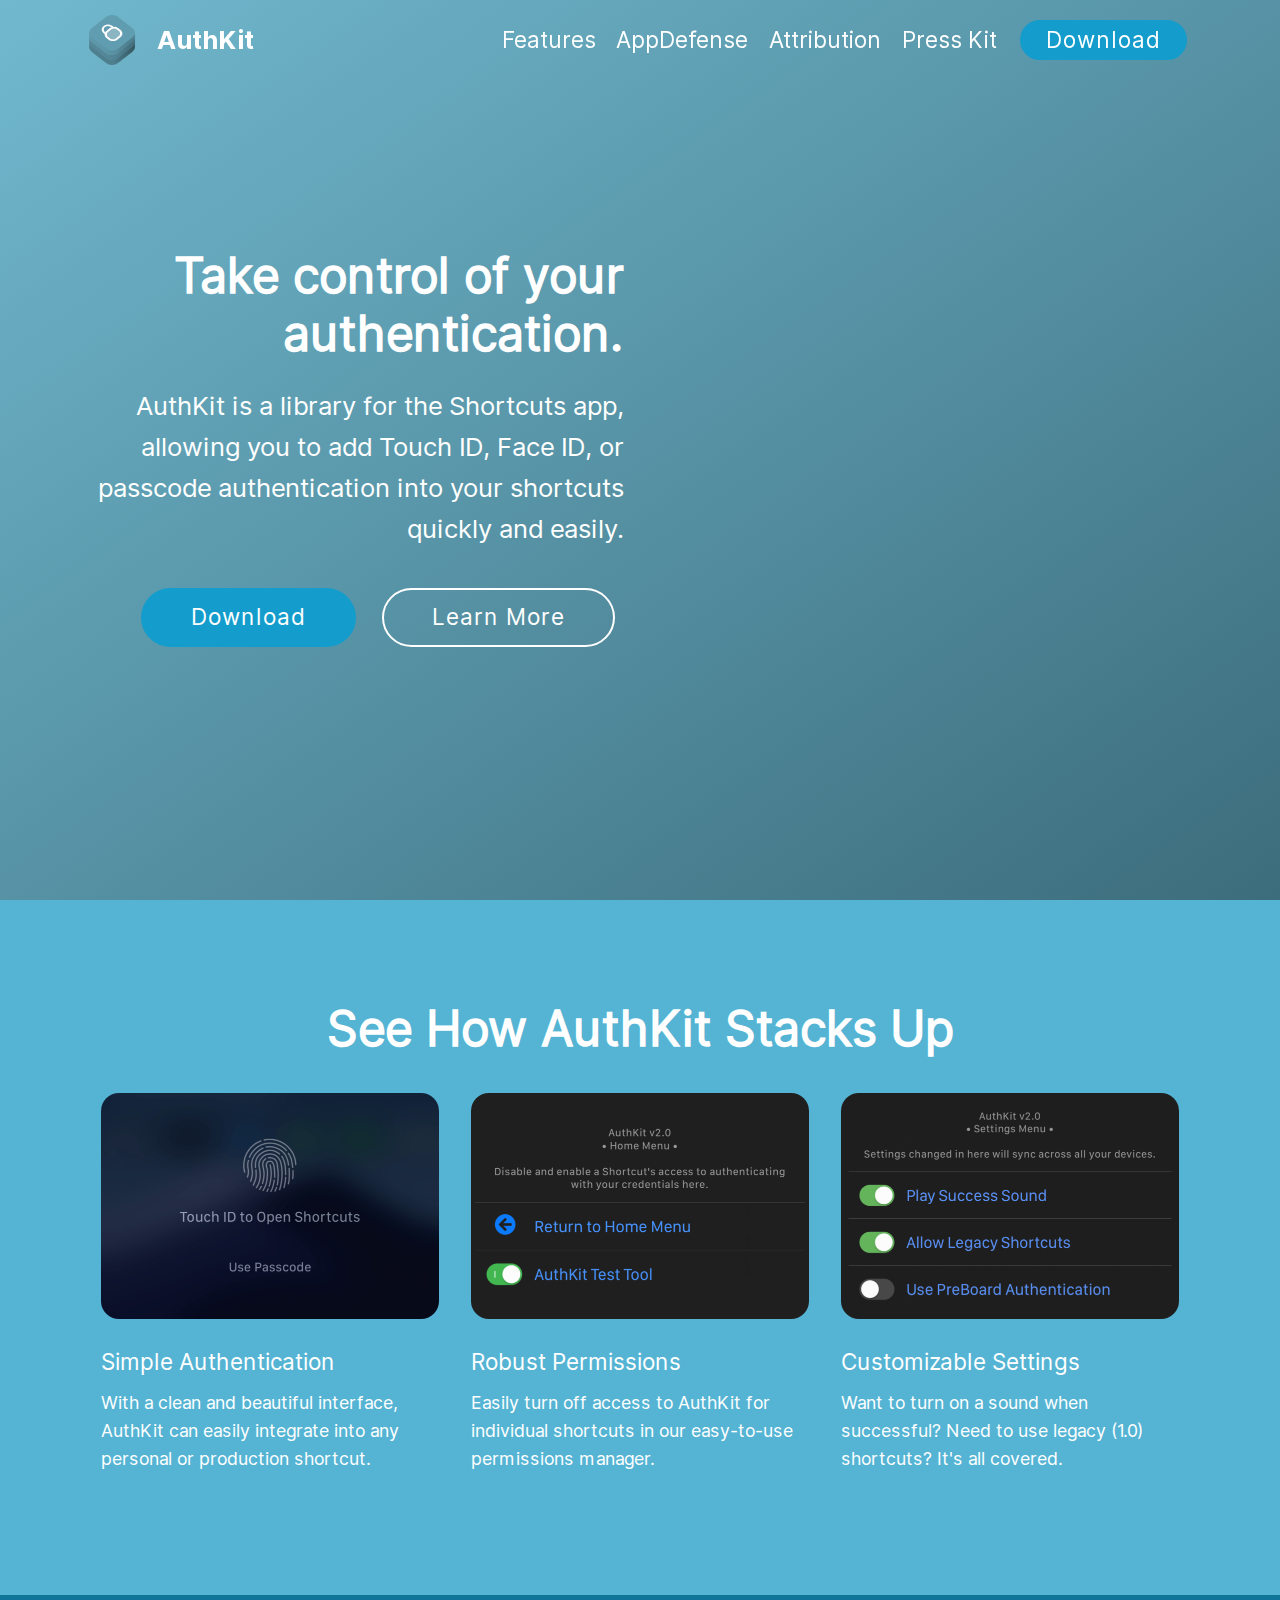
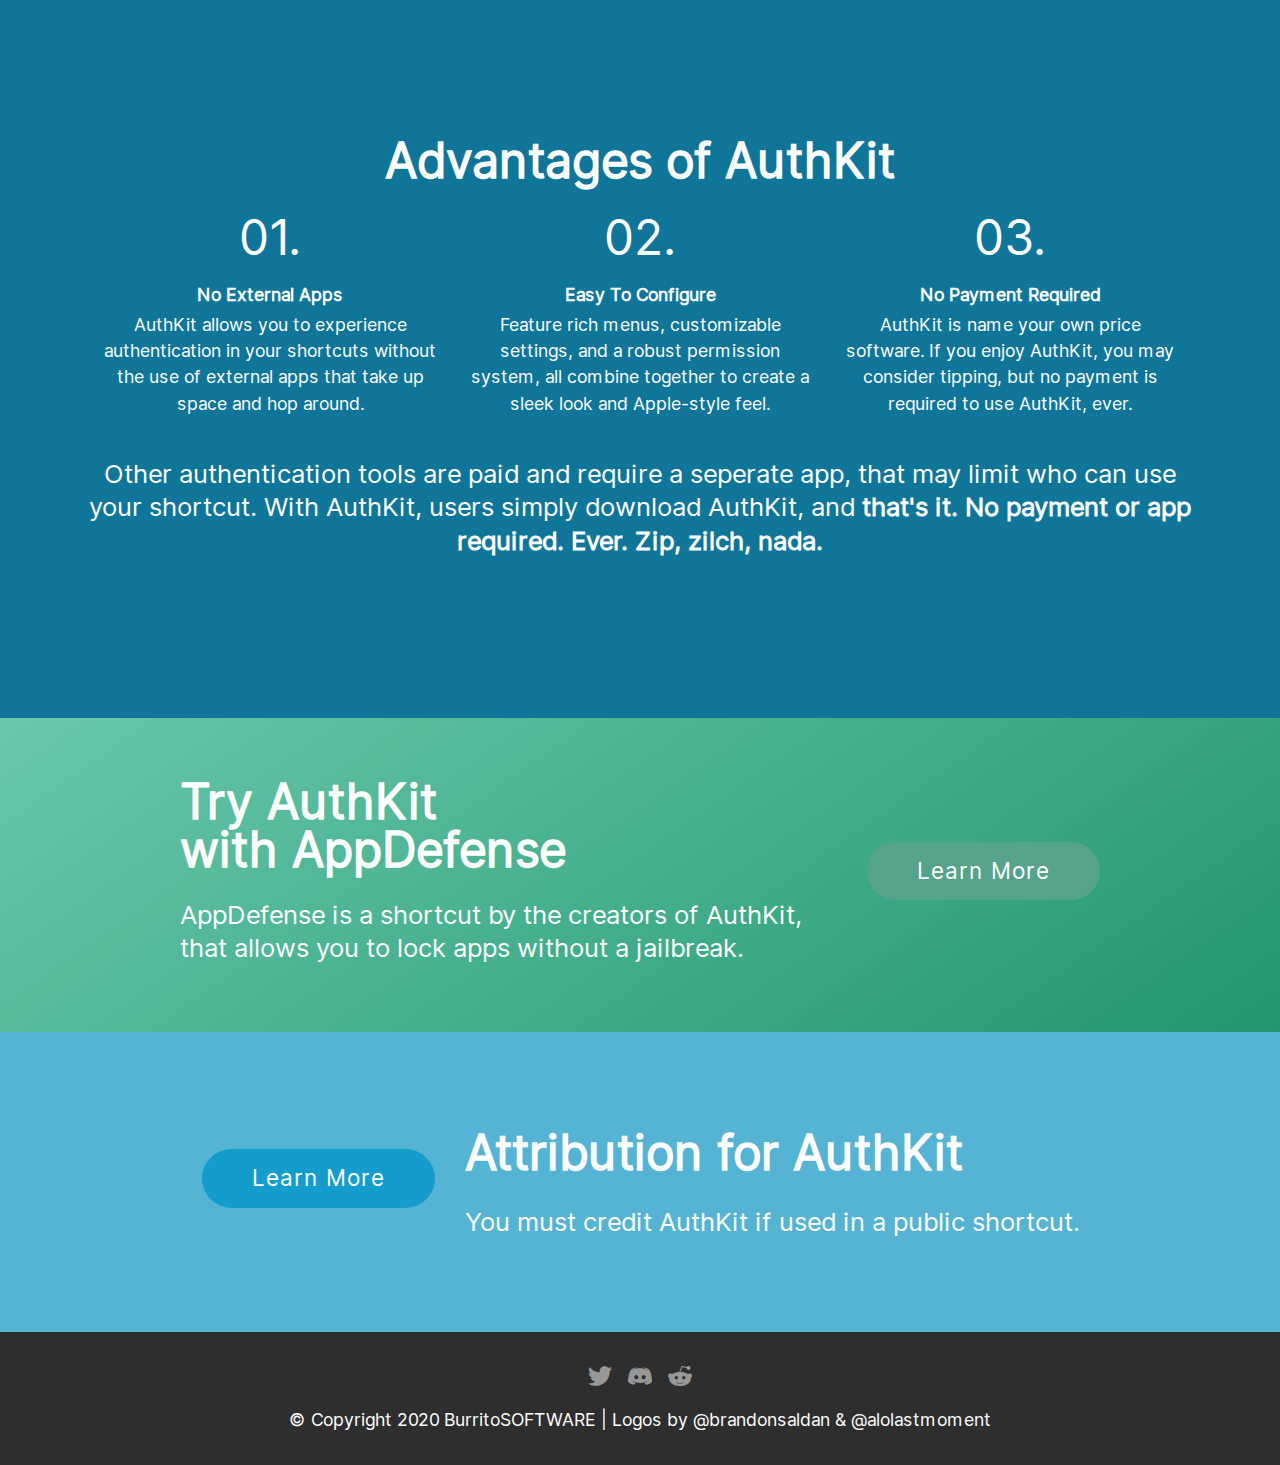
<file: index.html>
<!DOCTYPE html>
<html  >
<head>
  <meta charset="UTF-8">
  <meta http-equiv="X-UA-Compatible" content="IE=edge">
  <meta name="viewport" content="width=device-width, initial-scale=1, minimum-scale=1">
  <link rel="shortcut icon" href="assets/images/authkit-logo-110x110.png" type="image/x-icon">
  <meta name="description" content="AuthKit is a library for the Shortcuts app, allowing you to add Touch ID, Face ID, or passcode authentication into your shortcuts quickly and easily.">
  
  <title>Home - AuthKit</title>
  <link rel="stylesheet" href="assets/tether/tether.min.css">
  <link rel="stylesheet" href="assets/bootstrap/css/bootstrap.min.css">
  <link rel="stylesheet" href="assets/bootstrap/css/bootstrap-grid.min.css">
  <link rel="stylesheet" href="assets/bootstrap/css/bootstrap-reboot.min.css">
  <link rel="stylesheet" href="assets/dropdown/css/style.css">
  <link rel="stylesheet" href="assets/socicon/css/styles.css">
  <link rel="stylesheet" href="assets/theme/css/style.css">
  <link href="assets/fonts/style.css" rel="stylesheet">
  <link rel="stylesheet" href="assets/mobirise/css/mbr-additional.css" type="text/css">
  <script async src="https://pagead2.googlesyndication.com/pagead/js/adsbygoogle.js?client=ca-pub-1965221367974935"
  crossorigin="anonymous"></script>
  
  
<meta property="og:title" content="AuthKit">
<meta property="og:site_name" content="BurritoSOFTWARE">
<meta property="og:url" content="https://authkit.burrito.software">
<meta property="og:description" content="AuthKit is a library for the Shortcuts app, allowing you to add Touch ID, Face ID, or passcode authentication into your shortcuts quickly and easily.">
<meta property="og:type" content="product">
<meta property="og:image" content="https://cdn.discordapp.com/attachments/558842854462717954/765807741183721472/AuthKit_Logo_NoPadding.png"></head>
<body>
  <section class="menu cid-sckA2luzsL" once="menu" id="menu1-0">

    

    <nav class="navbar navbar-expand beta-menu navbar-dropdown align-items-center navbar-fixed-top navbar-toggleable-sm bg-color transparent">
        <button class="navbar-toggler navbar-toggler-right" type="button" data-toggle="collapse" data-target="#navbarSupportedContent" aria-controls="navbarSupportedContent" aria-expanded="false" aria-label="Toggle navigation">
            <div class="hamburger">
                <span></span>
                <span></span>
                <span></span>
                <span></span>
            </div>
        </button>
        <div class="menu-logo">
            <div class="navbar-brand">
                <span class="navbar-logo">
                    <a href="index.html#header7-1">
                         <img src="assets/images/authkit-logo-110x110.png" alt="Mobirise" title="" style="height: 4rem;">
                    </a>
                </span>
                <span class="navbar-caption-wrap"><a class="navbar-caption text-white display-2" href="index.html#header7-1">
                        AuthKit</a></span>
            </div>
        </div>
        <div class="collapse navbar-collapse" id="navbarSupportedContent">
            <ul class="navbar-nav nav-dropdown" data-app-modern-menu="true"><li class="nav-item"><a class="nav-link link text-white display-4" href="index.html#content5-b">
                        Features</a></li><li class="nav-item"><a class="nav-link link text-white display-4" href="appdefense.html">
                        AppDefense</a></li><li class="nav-item">
                    <a class="nav-link link text-white display-4" href="attribution.html">
                        Attribution</a>
                </li>
                <li class="nav-item">
                    <a class="nav-link link text-white display-4" href="press.html">
                        
                        Press Kit</a>
                </li></ul>
            <div class="navbar-buttons mbr-section-btn"><a class="btn btn-sm btn-primary display-4" href="https://routinehub.co/shortcut/4360/">Download</a></div>
        </div>
    </nav>
</section>
<section class="header7 cid-sckBeI25eD mbr-fullscreen" id="header7-1">

    

    

    <div class="container">
        <div class="media-container-row">

            <div class="media-content align-right">
                <!-- AuthKit Page Ad -->
                <ins class="adsbygoogle"
                style="display:block"
                data-ad-client="ca-pub-1965221367974935"
                data-ad-slot="5977903412"
                data-ad-format="auto"
                data-full-width-responsive="true"></ins>
                <script>
                    (adsbygoogle = window.adsbygoogle || []).push({});
                </script>
                <h1 class="mbr-section-title mbr-white pb-3 mbr-fonts-style display-1"><strong>
                    Take control of your authentication.</strong></h1>
                <div class="mbr-section-text mbr-white pb-3">
                    <p class="mbr-text mbr-fonts-style display-5">
                        AuthKit is a library for the Shortcuts app, allowing you to add Touch ID, Face ID, or passcode authentication into your shortcuts quickly and easily.
                    </p>
                </div>
                <div class="mbr-section-btn"><a class="btn btn-md btn-primary display-4" href="https://routinehub.co/shortcut/4360/">Download</a>
                        <a class="btn btn-md btn-white-outline display-4" href="index.html#content5-b">Learn More</a></div>
            </div>

            <div class="mbr-figure" style="width: 100%;"><iframe class="mbr-embedded-video" src="https://www.youtube.com/embed/iygaj9h7yII?rel=0&amp;amp;showinfo=0&amp;autoplay=0&amp;loop=0" width="1280" height="720" frameborder="0" allowfullscreen></iframe></div>

        </div>
    </div>
</section>

<section class="mbr-section content5 cid-sco8oCCjEN" id="content5-b">

    

    

    <div class="container">
        <div class="media-container-row">
            <div class="title col-12 col-md-8">
                <h2 class="align-center mbr-bold mbr-white pb-3 mbr-fonts-style display-1">
                    See How AuthKit Stacks Up</h2>
                
                
                
            </div>
        </div>
    </div>
</section>

<section class="features2 cid-sckK22ZCkX" id="features2-a">

    

    
    
    <div class="container">
        <div class="media-container-row">
            <div class="card p-3 col-12 col-md-6 col-lg-4">
                <div class="card-wrapper">
                    <div class="card-img">
                        <img src="assets/images/authenticate-676x451.png" alt="Mobirise" title="">
                    </div>
                    <div class="card-box">
                        <h4 class="card-title pb-3 mbr-fonts-style display-4">
                            Simple Authentication</h4>
                        <p class="mbr-text mbr-fonts-style display-7">With a clean and beautiful interface, AuthKit can easily integrate into any personal or production shortcut.</p>
                    </div>
                </div>
            </div>

            <div class="card p-3 col-12 col-md-6 col-lg-4">
                <div class="card-wrapper">
                    <div class="card-img">
                        <img src="assets/images/permissions-1-676x451.png" alt="Mobirise" title="">
                    </div>
                    <div class="card-box ">
                        <h4 class="card-title pb-3 mbr-fonts-style display-4">Robust Permissions</h4>
                        <p class="mbr-text mbr-fonts-style display-7">Easily turn off access to AuthKit for individual shortcuts in our easy-to-use permissions manager.</p>
                    </div>
                </div>
            </div>

            <div class="card p-3 col-12 col-md-6 col-lg-4">
                <div class="card-wrapper">
                    <div class="card-img">
                        <img src="assets/images/settings-3-676x451.png" alt="Mobirise" title="">
                    </div>
                    <div class="card-box">
                        <h4 class="card-title pb-3 mbr-fonts-style display-4">
                            Customizable Settings</h4>
                        <p class="mbr-text mbr-fonts-style display-7">Want to turn on a sound when successful? Need to use legacy (1.0) shortcuts? It's all covered.</p>
                    </div>
                </div>
            </div>

            
        </div>
    </div>
</section>

<section class="counters6 counters cid-sckGzzuvtA" id="counters6-6">

    

    

    <div class="container pt-4 mt-2">
        <h2 class="mbr-section-title pb-3 align-center mbr-fonts-style display-1"><strong>Advantages of AuthKit</strong><br></h2>
        <div>
                <div class="cards-container">
                    <div class="card col-12 col-md-6 col-lg-4 pb-md-4">
                        <div class="panel-item align-center">
                            <div class="card-img pb-3">
                                <h3 class="img-text mbr-fonts-style display-1">01.</h3>
                            </div>
                            <div class="card-text">
                                <h4 class="mbr-content-title mbr-bold mbr-fonts-style display-7">No External Apps</h4>
                                <p class="mbr-content-text mbr-fonts-style display-7">
                                    AuthKit allows you to experience authentication in your shortcuts without the use of external apps that take up space and hop around.</p>
                            </div>
                        </div>
                    </div>
                    <div class="card col-12 col-md-6 col-lg-4 pb-md-4">
                        <div class="panel-item align-center">
                            <div class="card-img pb-3">
                                <h3 class="img-text mbr-fonts-style display-1">02.</h3>
                            </div>
                            <div class="card-text">
                                <h4 class="mbr-content-title mbr-bold mbr-fonts-style display-7">Easy To Configure</h4>
                                <p class="mbr-content-text mbr-fonts-style display-7">Feature rich menus, customizable settings, and a robust permission system, all combine together to create a sleek look and Apple-style feel.</p>
                            </div>
                        </div>
                    </div>
                    <div class="card col-12 col-md-6 col-lg-4 last-child">
                        <div class="panel-item align-center">
                            <div class="card-img pb-3">
                                <h3 class="img-text mbr-fonts-style display-1">03.</h3>
                            </div>
                            <div class="card-text">
                                <h4 class="mbr-content-title mbr-bold mbr-fonts-style display-7">No Payment Required</h4>
                                <p class="mbr-content-text mbr-fonts-style display-7">AuthKit is name your own price software. If you enjoy AuthKit, you may consider tipping, but no payment is required to use AuthKit, ever.</p>
                            </div>
                        </div>
                    </div>
                    <h3 class="mbr-section-subtitle pb-5 align-center mbr-fonts-style display-5">
            Other authentication tools are paid and require a seperate app, that may limit who can use your shortcut. With AuthKit, users simply download AuthKit, and <strong>that's it. No payment or app required. Ever. Zip, zilch, nada.</strong></h3>
                    
                </div>
            </div>
    </div>
</section>

<section class="mbr-section info2 cid-scosohmeiV" id="info2-o">

    

    

    <div class="container">
        <div class="row main justify-content-center">
            <div class="media-container-column col-12 col-lg-3 col-md-4">
                <div class="mbr-section-btn align-left py-4"><a class="btn btn-danger display-4" href="appdefense.html">Learn More</a></div>
            </div>
            <div class="media-container-column title col-12 col-lg-7 col-md-6">
                <h2 class="align-right mbr-bold mbr-white pb-3 mbr-fonts-style display-1">Try AuthKit<br>with AppDefense<br></h2>
                <h3 class="mbr-section-subtitle align-right mbr-light mbr-white mbr-fonts-style display-5">
                    AppDefense is a shortcut by the creators of AuthKit, that allows you to lock apps without a jailbreak.</h3>
            </div>
        </div>
    </div>
</section>

<section class="mbr-section info1 cid-sd41suPALH" id="info1-12">

    

    
    <div class="container">
        <div class="row justify-content-center content-row">
            <div class="media-container-column title col-12 col-lg-7 col-md-6">
                <h3 class="mbr-section-subtitle align-left mbr-light pb-3 mbr-fonts-style display-1"><strong>Attribution for AuthKit</strong></h3>
                <h2 class="align-left mbr-bold mbr-fonts-style display-5"><span style="font-weight: normal;">You must credit AuthKit if used in a public shortcut.</span></h2>
            </div>
            <div class="media-container-column col-12 col-lg-3 col-md-4">
                <div class="mbr-section-btn align-right py-4"><a class="btn btn-primary display-4" href="attribution.html">Learn More</a></div>
            </div>
        </div>
    </div>
</section>

<section once="footers" class="cid-scouTpK3GX" id="footer7-q">

    

    

    <div class="container">
        <div class="media-container-row align-center mbr-white">
            
            <div class="row social-row">
                <div class="social-list align-right pb-2">
                    
                    
                    
                    
                    
                    
                <div class="soc-item">
                        <a href="https://twitter.com/burritosoftware" target="_blank">
                            <span class="mbr-iconfont mbr-iconfont-social socicon-twitter socicon"></span>
                        </a>
                    </div><div class="soc-item">
                        <a href="https://burrito.software/discord" target="_blank">
                            <span class="mbr-iconfont mbr-iconfont-social socicon-discord socicon"></span>
                        </a>
                    </div><div class="soc-item">
                        <a href="https://reddit.com/u/BurritoSOFTWARE" target="_blank">
                            <span class="mbr-iconfont mbr-iconfont-social socicon-reddit socicon"></span>
                        </a>
                    </div></div>
            </div>
            <div class="row row-copirayt">
                <p class="mbr-text mb-0 mbr-fonts-style mbr-white align-center display-7">
                    © Copyright 2020 BurritoSOFTWARE | Logos by&nbsp;@brandonsaldan &amp; @alolastmoment<br>
                </p>
            </div>
        </div>
    </div>
</section>


  <script src="assets/web/assets/jquery/jquery.min.js"></script>
  <script src="assets/popper/popper.min.js"></script>
  <script src="assets/tether/tether.min.js"></script>
  <script src="assets/bootstrap/js/bootstrap.min.js"></script>
  <script src="assets/smoothscroll/smooth-scroll.js"></script>
  <script src="assets/dropdown/js/nav-dropdown.js"></script>
  <script src="assets/dropdown/js/navbar-dropdown.js"></script>
  <script src="assets/touchswipe/jquery.touch-swipe.min.js"></script>
  <script src="assets/viewportchecker/jquery.viewportchecker.js"></script>
  <script src="assets/theme/js/script.js"></script>
  
  
</body>
</html>
</file>
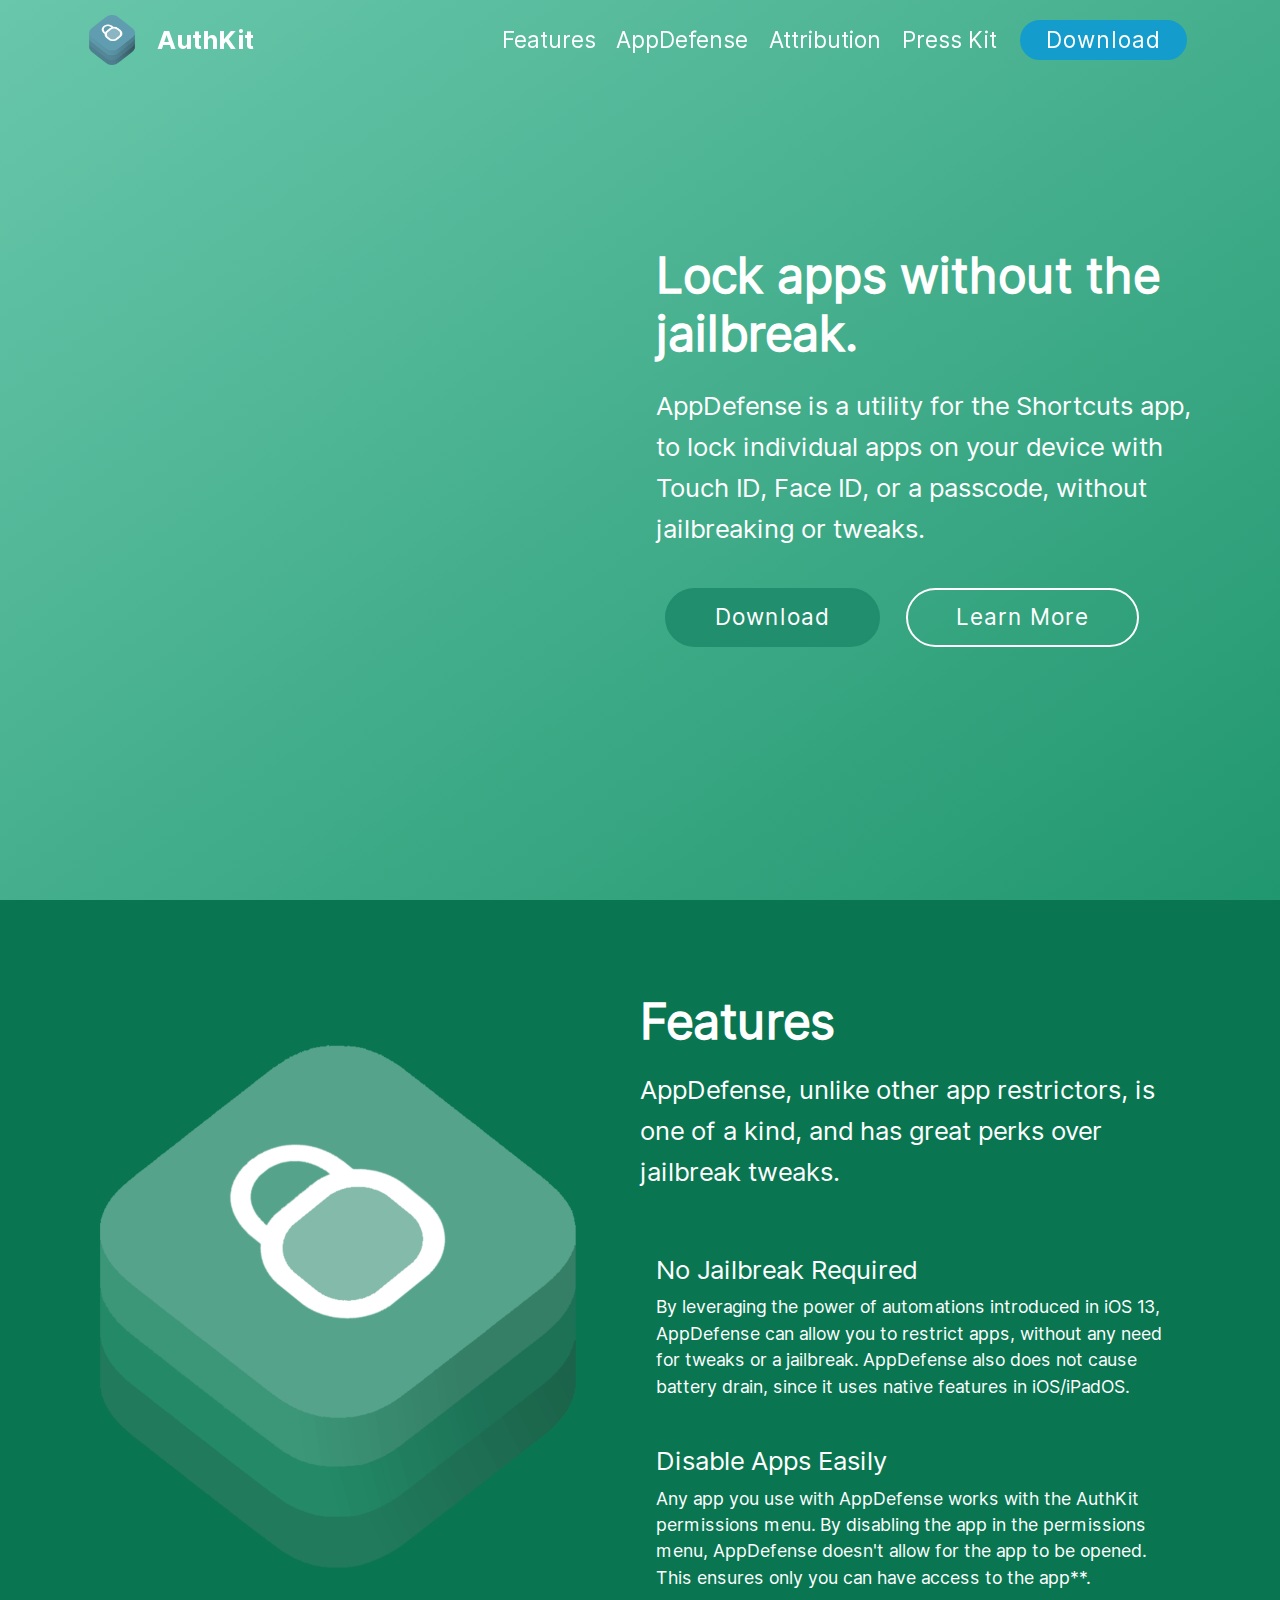
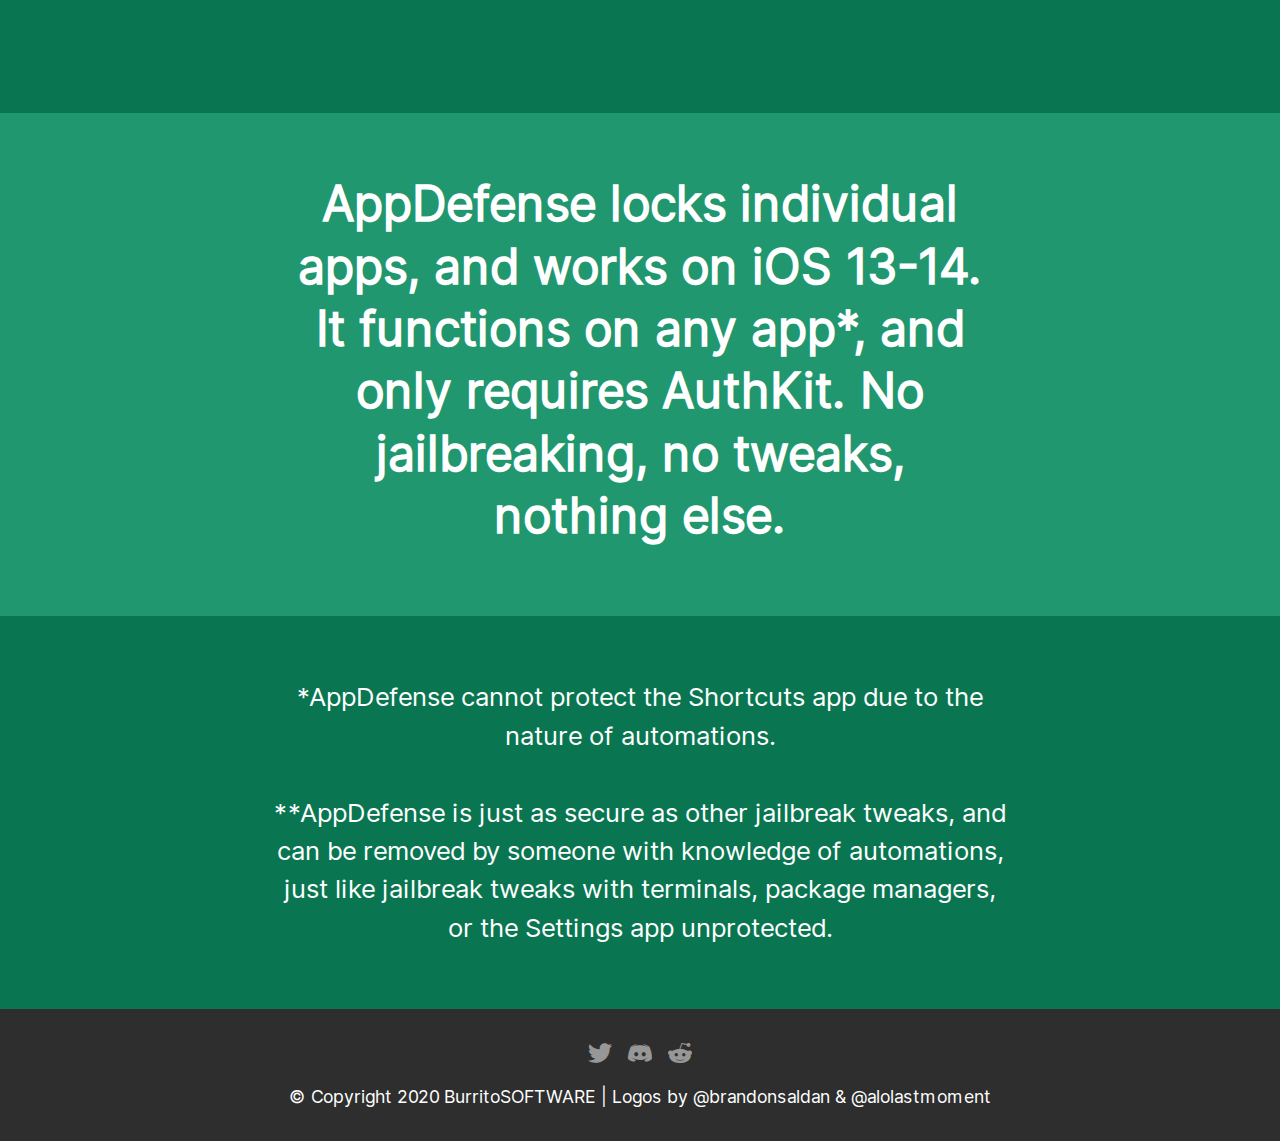
<file: appdefense.html>
<!DOCTYPE html>
<html  >
<head>
  <meta charset="UTF-8">
  <meta http-equiv="X-UA-Compatible" content="IE=edge">
  <meta name="viewport" content="width=device-width, initial-scale=1, minimum-scale=1">
  <link rel="shortcut icon" href="assets/images/authkit-logo-110x110.png" type="image/x-icon">
  <meta name="description" content="AppDefense is a utility for the Shortcuts app, to lock individual apps on your device with Touch ID, Face ID, or a passcode, without jailbreaking or tweaks.">
  
  <title>AppDefense - AuthKit</title>
  <link rel="stylesheet" href="assets/web/assets/mobirise-icons/mobirise-icons.css">
  <link rel="stylesheet" href="assets/tether/tether.min.css">
  <link rel="stylesheet" href="assets/bootstrap/css/bootstrap.min.css">
  <link rel="stylesheet" href="assets/bootstrap/css/bootstrap-grid.min.css">
  <link rel="stylesheet" href="assets/bootstrap/css/bootstrap-reboot.min.css">
  <link rel="stylesheet" href="assets/dropdown/css/style.css">
  <link rel="stylesheet" href="assets/socicon/css/styles.css">
  <link rel="stylesheet" href="assets/theme/css/style.css">
  <link href="assets/fonts/style.css" rel="stylesheet">
  <link rel="stylesheet" href="assets/mobirise/css/mbr-additional.css" type="text/css">
  <script async src="https://pagead2.googlesyndication.com/pagead/js/adsbygoogle.js?client=ca-pub-1965221367974935"
  crossorigin="anonymous"></script>  
  
  
<meta property="og:title" content="AppDefense">
<meta property="og:site_name" content="BurritoSOFTWARE">
<meta property="og:url" content="https://authkit.burrito.software">
<meta property="og:description" content="AppDefense is a utility for the Shortcuts app, to lock individual apps on your device with Touch ID, Face ID, or a passcode, without jailbreaking or tweaks.">
<meta property="og:type" content="product">
<meta property="og:image" content="https://cdn.discordapp.com/attachments/558842854462717954/765982148812865557/AppDefense_Logo_NoPadding.png"></head>
<body>
  <section class="menu cid-sckA2luzsL" once="menu" id="menu1-13">

    

    <nav class="navbar navbar-expand beta-menu navbar-dropdown align-items-center navbar-fixed-top navbar-toggleable-sm bg-color transparent">
        <button class="navbar-toggler navbar-toggler-right" type="button" data-toggle="collapse" data-target="#navbarSupportedContent" aria-controls="navbarSupportedContent" aria-expanded="false" aria-label="Toggle navigation">
            <div class="hamburger">
                <span></span>
                <span></span>
                <span></span>
                <span></span>
            </div>
        </button>
        <div class="menu-logo">
            <div class="navbar-brand">
                <span class="navbar-logo">
                    <a href="index.html#header7-1">
                         <img src="assets/images/authkit-logo-110x110.png" alt="Mobirise" title="" style="height: 4rem;">
                    </a>
                </span>
                <span class="navbar-caption-wrap"><a class="navbar-caption text-white display-2" href="index.html#header7-1">
                        AuthKit</a></span>
            </div>
        </div>
        <div class="collapse navbar-collapse" id="navbarSupportedContent">
            <ul class="navbar-nav nav-dropdown" data-app-modern-menu="true"><li class="nav-item"><a class="nav-link link text-white display-4" href="index.html#content5-b">
                        Features</a></li><li class="nav-item"><a class="nav-link link text-white display-4" href="appdefense.html">
                        AppDefense</a></li><li class="nav-item">
                    <a class="nav-link link text-white display-4" href="attribution.html">
                        Attribution</a>
                </li>
                <li class="nav-item">
                    <a class="nav-link link text-white display-4" href="press.html">
                        
                        Press Kit</a>
                </li></ul>
            <div class="navbar-buttons mbr-section-btn"><a class="btn btn-sm btn-primary display-4" href="https://routinehub.co/shortcut/4360/">Download</a></div>
        </div>
    </nav>
</section>

<section class="header7 cid-sd9KmHq36d mbr-fullscreen" id="header7-15">

    

    

    <div class="container">
        <div class="media-container-row">

            <div class="media-content align-right">
                <!-- AuthKit Page Ad -->
                <ins class="adsbygoogle"
                style="display:block"
                data-ad-client="ca-pub-1965221367974935"
                data-ad-slot="5977903412"
                data-ad-format="auto"
                data-full-width-responsive="true"></ins>
                <script>
                    (adsbygoogle = window.adsbygoogle || []).push({});
                </script>
                <h1 class="mbr-section-title mbr-white pb-3 mbr-fonts-style display-1"><strong>Lock apps without the jailbreak.</strong></h1>
                <div class="mbr-section-text mbr-white pb-3">
                    <p class="mbr-text mbr-fonts-style display-5">
                        AppDefense is a utility for the Shortcuts app, to lock individual apps on your device with Touch ID, Face ID, or a passcode, without jailbreaking or tweaks.</p>
                </div>
                <div class="mbr-section-btn"><a class="btn btn-md btn-warning display-4" href="https://routinehub.co/shortcut/5051">Download</a>
                        <a class="btn btn-md btn-white-outline display-4" href="page3.html#features11-19">Learn More</a></div>
            </div>

            <div class="mbr-figure" style="width: 100%;"><iframe class="mbr-embedded-video" src="https://www.youtube.com/embed/iygaj9h7yII?rel=0&amp;amp;showinfo=0&amp;autoplay=0&amp;loop=0" width="1280" height="720" frameborder="0" allowfullscreen></iframe></div>

        </div>
    </div>
</section>

<section class="features11 cid-sd9N6CwE9x" id="features11-19">

    

    

    <div class="container">   
        <div class="col-md-12">
            <div class="media-container-row">
                <div class="mbr-figure m-auto" style="width: 50%;">
                    <img src="assets/images/appdefense-logo-nopadding-952x1046.png" alt="Mobirise" title="">
                </div>
                <div class=" align-left aside-content">
                    <h2 class="mbr-title pt-2 mbr-fonts-style display-1"><strong>Features</strong></h2>
                    <div class="mbr-section-text">
                        <p class="mbr-text mb-5 pt-3 mbr-light mbr-fonts-style display-5">
                        AppDefense, unlike other app restrictors, is one of a kind, and has great perks over jailbreak tweaks.</p>
                    </div>

                    <div class="block-content">
                        <div class="card p-3 pr-3">
                            <div class="media">
                                     
                                <div class="media-body">
                                    <h4 class="card-title mbr-fonts-style display-5">No Jailbreak Required</h4>
                                </div>
                            </div>                

                            <div class="card-box">
                                <p class="block-text mbr-fonts-style display-7">
                                   By leveraging the power of automations introduced in iOS 13, AppDefense can allow you to restrict apps, without any need for tweaks or a jailbreak. AppDefense also does not cause battery drain, since it uses native features in iOS/iPadOS.</p>
                            </div>
                        </div>

                        <div class="card p-3 pr-3">
                            <div class="media">
                                     
                                <div class="media-body">
                                    <h4 class="card-title mbr-fonts-style display-5">
                                        Disable Apps Easily</h4>
                                </div>
                            </div>                

                            <div class="card-box">
                                <p class="block-text mbr-fonts-style display-7">
                                    Any app you use with AppDefense works with the AuthKit permissions menu. By disabling the app in the permissions menu, AppDefense doesn't allow for the app to be opened. This ensures only you can have access to the app**.</p>
                            </div>
                        </div>
                    </div>
                </div>
            </div>
        </div> 
    </div>          
</section>

<section class="mbr-section content5 cid-sd9LbYZDZZ" id="content5-16">

    

    

    <div class="container">
        <div class="media-container-row">
            <div class="title col-12 col-md-8">
                
                <h3 class="mbr-section-subtitle align-center mbr-light mbr-white pb-3 mbr-fonts-style display-1"><strong>
                    AppDefense locks individual apps, and works on iOS 13-14. It functions on any app*, and only requires AuthKit. No jailbreaking, no tweaks, nothing else.</strong></h3>
                
                
            </div>
        </div>
    </div>
</section>

<section class="mbr-section article content10 cid-sd9LTEIkIH" id="content10-17">
    
     

    <div class="container">
        <div class="inner-container" style="width: 66%;">
            <div class="section-text align-center mbr-white mbr-fonts-style display-5">
                    *AppDefense cannot protect the Shortcuts app due to the nature of automations.<br><br>**AppDefense is just as secure as other jailbreak tweaks, and can be removed by someone with knowledge of automations, just like jailbreak tweaks with terminals, package managers, or the Settings app unprotected.</div>
        </div>
    </div>
</section>

<section once="footers" class="cid-scouTpK3GX" id="footer7-14">

    

    

    <div class="container">
        <div class="media-container-row align-center mbr-white">
            
            <div class="row social-row">
                <div class="social-list align-right pb-2">
                    
                    
                    
                    
                    
                    
                <div class="soc-item">
                        <a href="https://twitter.com/burritosoftware" target="_blank">
                            <span class="mbr-iconfont mbr-iconfont-social socicon-twitter socicon"></span>
                        </a>
                    </div><div class="soc-item">
                        <a href="https://burrito.software/discord" target="_blank">
                            <span class="mbr-iconfont mbr-iconfont-social socicon-discord socicon"></span>
                        </a>
                    </div><div class="soc-item">
                        <a href="https://reddit.com/u/BurritoSOFTWARE" target="_blank">
                            <span class="mbr-iconfont mbr-iconfont-social socicon-reddit socicon"></span>
                        </a>
                    </div></div>
            </div>
            <div class="row row-copirayt">
                <p class="mbr-text mb-0 mbr-fonts-style mbr-white align-center display-7">
                    © Copyright 2020 BurritoSOFTWARE | Logos by&nbsp;@brandonsaldan &amp; @alolastmoment<br>
                </p>
            </div>
        </div>
    </div>
</section>


  <script src="assets/web/assets/jquery/jquery.min.js"></script>
  <script src="assets/popper/popper.min.js"></script>
  <script src="assets/tether/tether.min.js"></script>
  <script src="assets/bootstrap/js/bootstrap.min.js"></script>
  <script src="assets/smoothscroll/smooth-scroll.js"></script>
  <script src="assets/dropdown/js/nav-dropdown.js"></script>
  <script src="assets/dropdown/js/navbar-dropdown.js"></script>
  <script src="assets/touchswipe/jquery.touch-swipe.min.js"></script>
  <script src="assets/theme/js/script.js"></script>
  
  
</body>
</html>
</file>
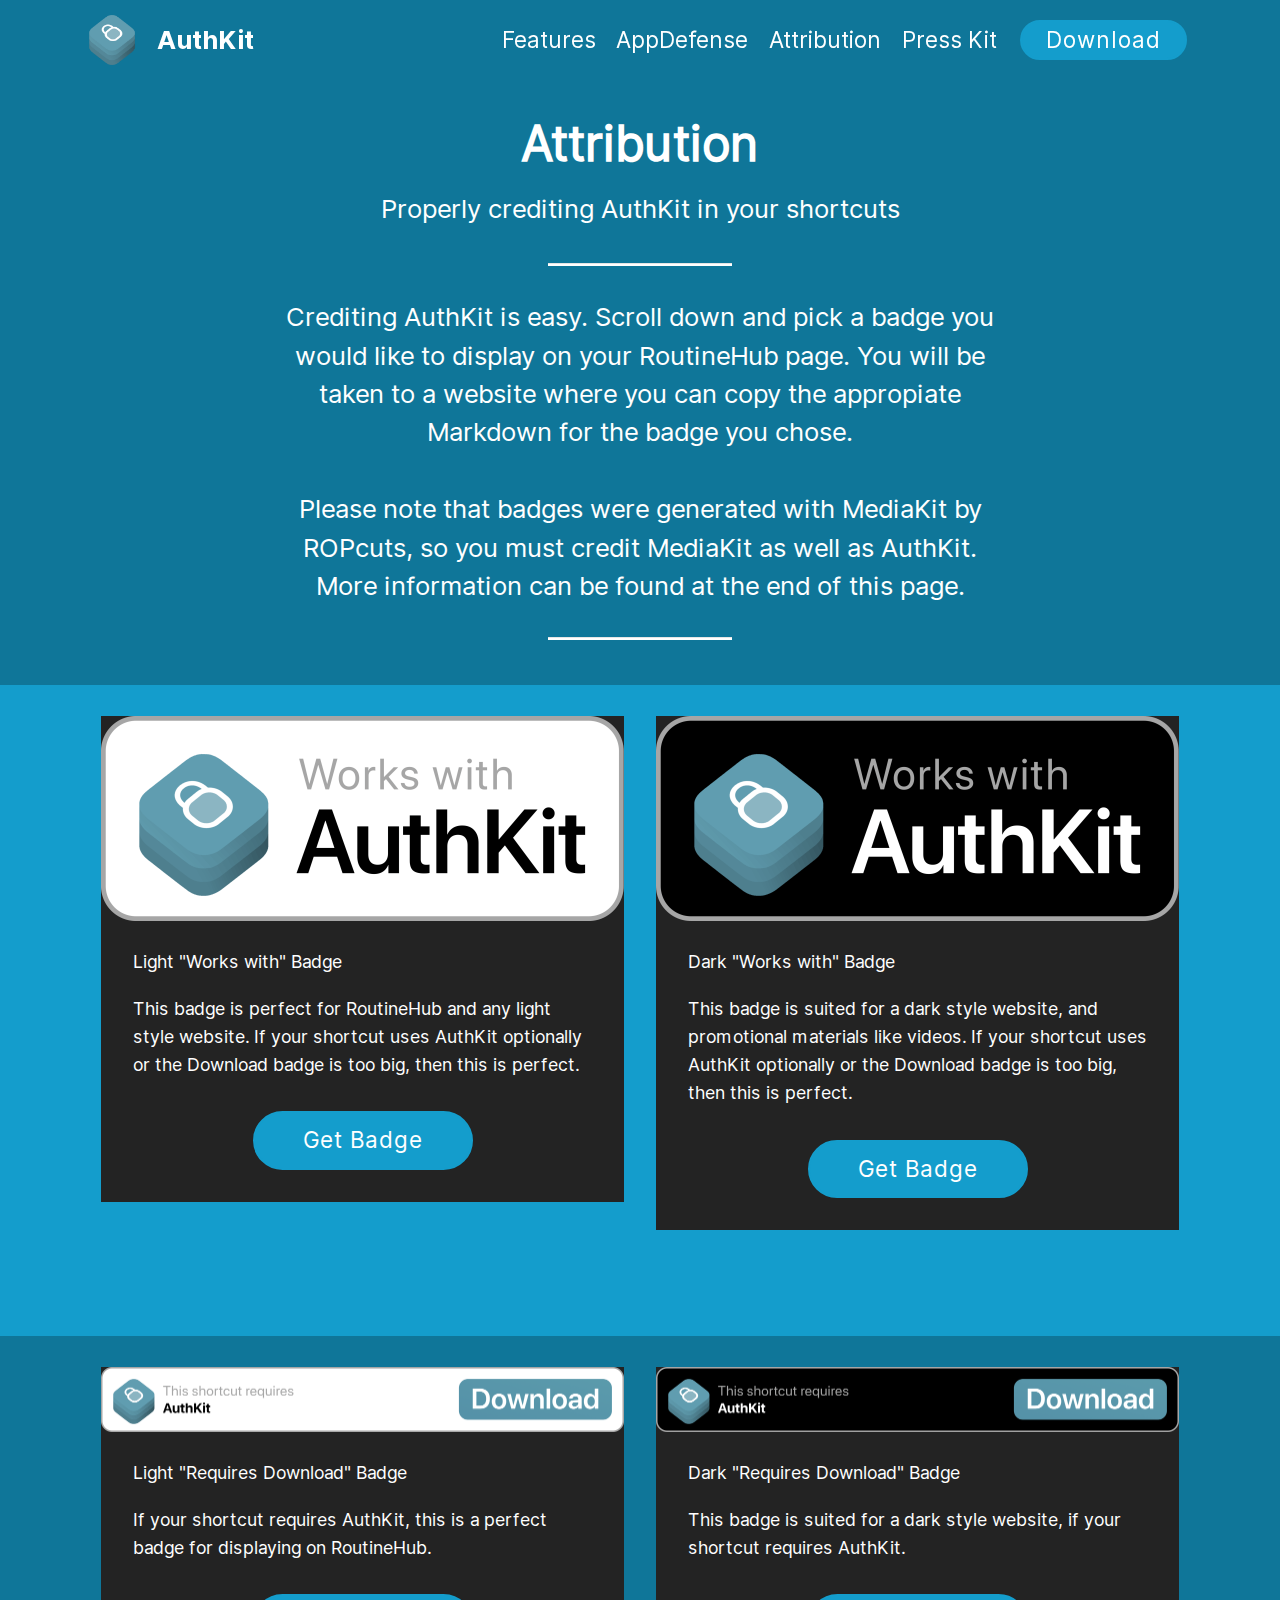
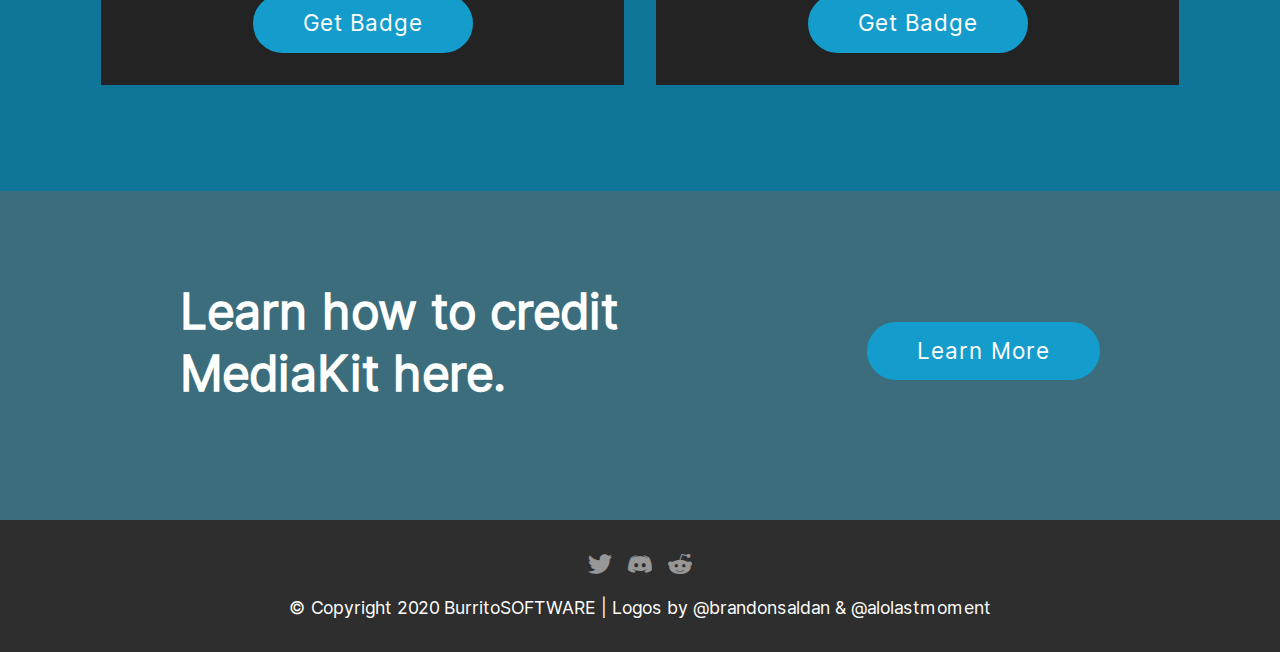
<file: attribution.html>
<!DOCTYPE html>
<html  >
<head>
  <meta charset="UTF-8">
  <meta http-equiv="X-UA-Compatible" content="IE=edge">
  <meta name="viewport" content="width=device-width, initial-scale=1, minimum-scale=1">
  <link rel="shortcut icon" href="assets/images/authkit-logo-110x110.png" type="image/x-icon">
  <meta name="description" content="Credit AuthKit in your shortcuts.">
  
  <title>Attribution - AuthKit</title>
  <link rel="stylesheet" href="assets/tether/tether.min.css">
  <link rel="stylesheet" href="assets/bootstrap/css/bootstrap.min.css">
  <link rel="stylesheet" href="assets/bootstrap/css/bootstrap-grid.min.css">
  <link rel="stylesheet" href="assets/bootstrap/css/bootstrap-reboot.min.css">
  <link rel="stylesheet" href="assets/dropdown/css/style.css">
  <link rel="stylesheet" href="assets/socicon/css/styles.css">
  <link rel="stylesheet" href="assets/theme/css/style.css">
  <link href="assets/fonts/style.css" rel="stylesheet">
  <link rel="stylesheet" href="assets/mobirise/css/mbr-additional.css" type="text/css">
  
  
  
<meta property="og:title" content="AuthKit">
<meta property="og:site_name" content="BurritoSOFTWARE">
<meta property="og:url" content="https://authkit.burrito.software">
<meta property="og:description" content="AuthKit is a library for the Shortcuts app, allowing you to add Touch ID, Face ID, or passcode authentication into your shortcuts quickly and easily.">
<meta property="og:type" content="product">
<meta property="og:image" content="https://cdn.discordapp.com/attachments/558842854462717954/765807741183721472/AuthKit_Logo_NoPadding.png"></head>
<body>
  <section class="menu cid-sckA2luzsL" once="menu" id="menu1-u">

    

    <nav class="navbar navbar-expand beta-menu navbar-dropdown align-items-center navbar-fixed-top navbar-toggleable-sm bg-color transparent">
        <button class="navbar-toggler navbar-toggler-right" type="button" data-toggle="collapse" data-target="#navbarSupportedContent" aria-controls="navbarSupportedContent" aria-expanded="false" aria-label="Toggle navigation">
            <div class="hamburger">
                <span></span>
                <span></span>
                <span></span>
                <span></span>
            </div>
        </button>
        <div class="menu-logo">
            <div class="navbar-brand">
                <span class="navbar-logo">
                    <a href="index.html#header7-1">
                         <img src="assets/images/authkit-logo-110x110.png" alt="Mobirise" title="" style="height: 4rem;">
                    </a>
                </span>
                <span class="navbar-caption-wrap"><a class="navbar-caption text-white display-2" href="index.html#header7-1">
                        AuthKit</a></span>
            </div>
        </div>
        <div class="collapse navbar-collapse" id="navbarSupportedContent">
            <ul class="navbar-nav nav-dropdown" data-app-modern-menu="true"><li class="nav-item"><a class="nav-link link text-white display-4" href="index.html#content5-b">
                        Features</a></li><li class="nav-item"><a class="nav-link link text-white display-4" href="appdefense.html">
                        AppDefense</a></li><li class="nav-item">
                    <a class="nav-link link text-white display-4" href="attribution.html">
                        Attribution</a>
                </li>
                <li class="nav-item">
                    <a class="nav-link link text-white display-4" href="press.html">
                        
                        Press Kit</a>
                </li></ul>
            <div class="navbar-buttons mbr-section-btn"><a class="btn btn-sm btn-primary display-4" href="https://routinehub.co/shortcut/4360/">Download</a></div>
        </div>
    </nav>
</section>

<section class="mbr-section content4 cid-sd3V5DTZ6y" id="content4-w">

    

    <div class="container">
        <div class="media-container-row">
            <div class="title col-12 col-md-8">
                <h2 class="align-center pb-3 mbr-fonts-style display-1"><strong>Attribution</strong></h2>
                <h3 class="mbr-section-subtitle align-center mbr-light mbr-fonts-style display-5">Properly crediting AuthKit in your shortcuts</h3>
                
            </div>
        </div>
    </div>
</section>

<section class="mbr-section article content10 cid-sd3Xx3Fv7E" id="content10-10">
    
     

    <div class="container">
        <div class="inner-container" style="width: 66%;">
            <hr class="line" style="width: 25%;">
            <div class="section-text align-center mbr-white mbr-fonts-style display-5">Crediting AuthKit is easy. Scroll down and pick a badge you would like to display on your RoutineHub page. You will be taken to a website where you can copy the appropiate Markdown for the badge you chose.<br><br>Please note that badges were generated with MediaKit by ROPcuts, so you must credit MediaKit as well as AuthKit.<br>More information can be found at the end of this page.</div>
            <hr class="line" style="width: 25%;">
        </div>
    </div>
</section>

<section class="features3 cid-sd3WXVu636" id="features3-y">

    

    
    <div class="container">
        <div class="media-container-row">
            <div class="card p-3 col-12 col-md-6">
                <div class="card-wrapper">
                    <div class="card-img">
                        <img src="assets/images/workswithlight-1046x410.png" alt="Mobirise" title="">
                    </div>
                    <div class="card-box">
                        <h4 class="card-title mbr-fonts-style display-7">Light "Works with" Badge</h4>
                        <p class="mbr-text mbr-fonts-style display-7">This badge is perfect for RoutineHub and any light style website. If your shortcut uses AuthKit optionally or the Download badge is too big, then this is perfect.</p>
                    </div>
                    <div class="mbr-section-btn text-center"><a href="https://gist.github.com/burritosoftware/82ff95030fec2136d81ad9723dd88286#light-works-with-badge" class="btn btn-primary display-4" target="_blank">
                            Get Badge</a></div>
                </div>
            </div>

            <div class="card p-3 col-12 col-md-6">
                <div class="card-wrapper">
                    <div class="card-img">
                        <img src="assets/images/workswithdark-1046x410.png" alt="Mobirise" title="">
                    </div>
                    <div class="card-box">
                        <h4 class="card-title mbr-fonts-style display-7">Dark "Works with" Badge</h4>
                        <p class="mbr-text mbr-fonts-style display-7">
                            This badge is suited for a dark style website, and promotional materials like videos.&nbsp;If your shortcut uses AuthKit optionally or the Download badge is too big, then this is perfect.</p>
                    </div>
                    <div class="mbr-section-btn text-center"><a href="https://gist.github.com/burritosoftware/82ff95030fec2136d81ad9723dd88286#dark-works-with-badge" class="btn btn-primary display-4" target="_blank">
                            Get Badge</a></div>
                </div>
            </div>

            

            
        </div>
    </div>
</section>

<section class="features3 cid-sd419KTPG1" id="features3-11">

    

    
    <div class="container">
        <div class="media-container-row">
            <div class="card p-3 col-12 col-md-6">
                <div class="card-wrapper">
                    <div class="card-img">
                        <img src="assets/images/downloadlight-1046x131.png" alt="Mobirise" title="">
                    </div>
                    <div class="card-box">
                        <h4 class="card-title mbr-fonts-style display-7">Light "Requires Download" Badge</h4>
                        <p class="mbr-text mbr-fonts-style display-7">If your shortcut requires AuthKit, this is a perfect badge for displaying on RoutineHub.</p>
                    </div>
                    <div class="mbr-section-btn text-center"><a href="https://gist.github.com/burritosoftware/82ff95030fec2136d81ad9723dd88286#light-requires-download-badge" class="btn btn-primary display-4" target="_blank">
                            Get Badge</a></div>
                </div>
            </div>

            <div class="card p-3 col-12 col-md-6">
                <div class="card-wrapper">
                    <div class="card-img">
                        <img src="assets/images/downloaddark-1046x131.png" alt="Mobirise" title="">
                    </div>
                    <div class="card-box">
                        <h4 class="card-title mbr-fonts-style display-7">Dark "Requires Download" Badge</h4>
                        <p class="mbr-text mbr-fonts-style display-7">
                            This badge is suited for a dark style website, if your shortcut requires AuthKit.</p>
                    </div>
                    <div class="mbr-section-btn text-center"><a href="https://gist.github.com/burritosoftware/82ff95030fec2136d81ad9723dd88286#dark-requires-download-badge" class="btn btn-primary display-4" target="_blank">
                            Get Badge</a></div>
                </div>
            </div>

            

            
        </div>
    </div>
</section>

<section class="mbr-section info1 cid-sdlIXVqaxy" id="info1-1b">

    

    
    <div class="container">
        <div class="row justify-content-center content-row">
            <div class="media-container-column title col-12 col-lg-7 col-md-6">
                <h3 class="mbr-section-subtitle align-left mbr-light pb-3 mbr-fonts-style display-1"><strong>
                    Learn how to credit MediaKit here.</strong></h3>
                
            </div>
            <div class="media-container-column col-12 col-lg-3 col-md-4">
                <div class="mbr-section-btn align-right py-4"><a class="btn btn-primary display-4" href="https://gist.github.com/burritosoftware/82ff95030fec2136d81ad9723dd88286#mediakit-attribution" target="_blank">Learn More</a></div>
            </div>
        </div>
    </div>
</section>

<section once="footers" class="cid-scouTpK3GX" id="footer7-v">

    

    

    <div class="container">
        <div class="media-container-row align-center mbr-white">
            
            <div class="row social-row">
                <div class="social-list align-right pb-2">
                    
                    
                    
                    
                    
                    
                <div class="soc-item">
                        <a href="https://twitter.com/burritosoftware" target="_blank">
                            <span class="mbr-iconfont mbr-iconfont-social socicon-twitter socicon"></span>
                        </a>
                    </div><div class="soc-item">
                        <a href="https://burrito.software/discord" target="_blank">
                            <span class="mbr-iconfont mbr-iconfont-social socicon-discord socicon"></span>
                        </a>
                    </div><div class="soc-item">
                        <a href="https://reddit.com/u/BurritoSOFTWARE" target="_blank">
                            <span class="mbr-iconfont mbr-iconfont-social socicon-reddit socicon"></span>
                        </a>
                    </div></div>
            </div>
            <div class="row row-copirayt">
                <p class="mbr-text mb-0 mbr-fonts-style mbr-white align-center display-7">
                    © Copyright 2020 BurritoSOFTWARE | Logos by&nbsp;@brandonsaldan &amp; @alolastmoment<br>
                </p>
            </div>
        </div>
    </div>
</section>


  <script src="assets/web/assets/jquery/jquery.min.js"></script>
  <script src="assets/popper/popper.min.js"></script>
  <script src="assets/tether/tether.min.js"></script>
  <script src="assets/bootstrap/js/bootstrap.min.js"></script>
  <script src="assets/smoothscroll/smooth-scroll.js"></script>
  <script src="assets/dropdown/js/nav-dropdown.js"></script>
  <script src="assets/dropdown/js/navbar-dropdown.js"></script>
  <script src="assets/touchswipe/jquery.touch-swipe.min.js"></script>
  <script src="assets/theme/js/script.js"></script>
  
  
</body>
</html>
</file>
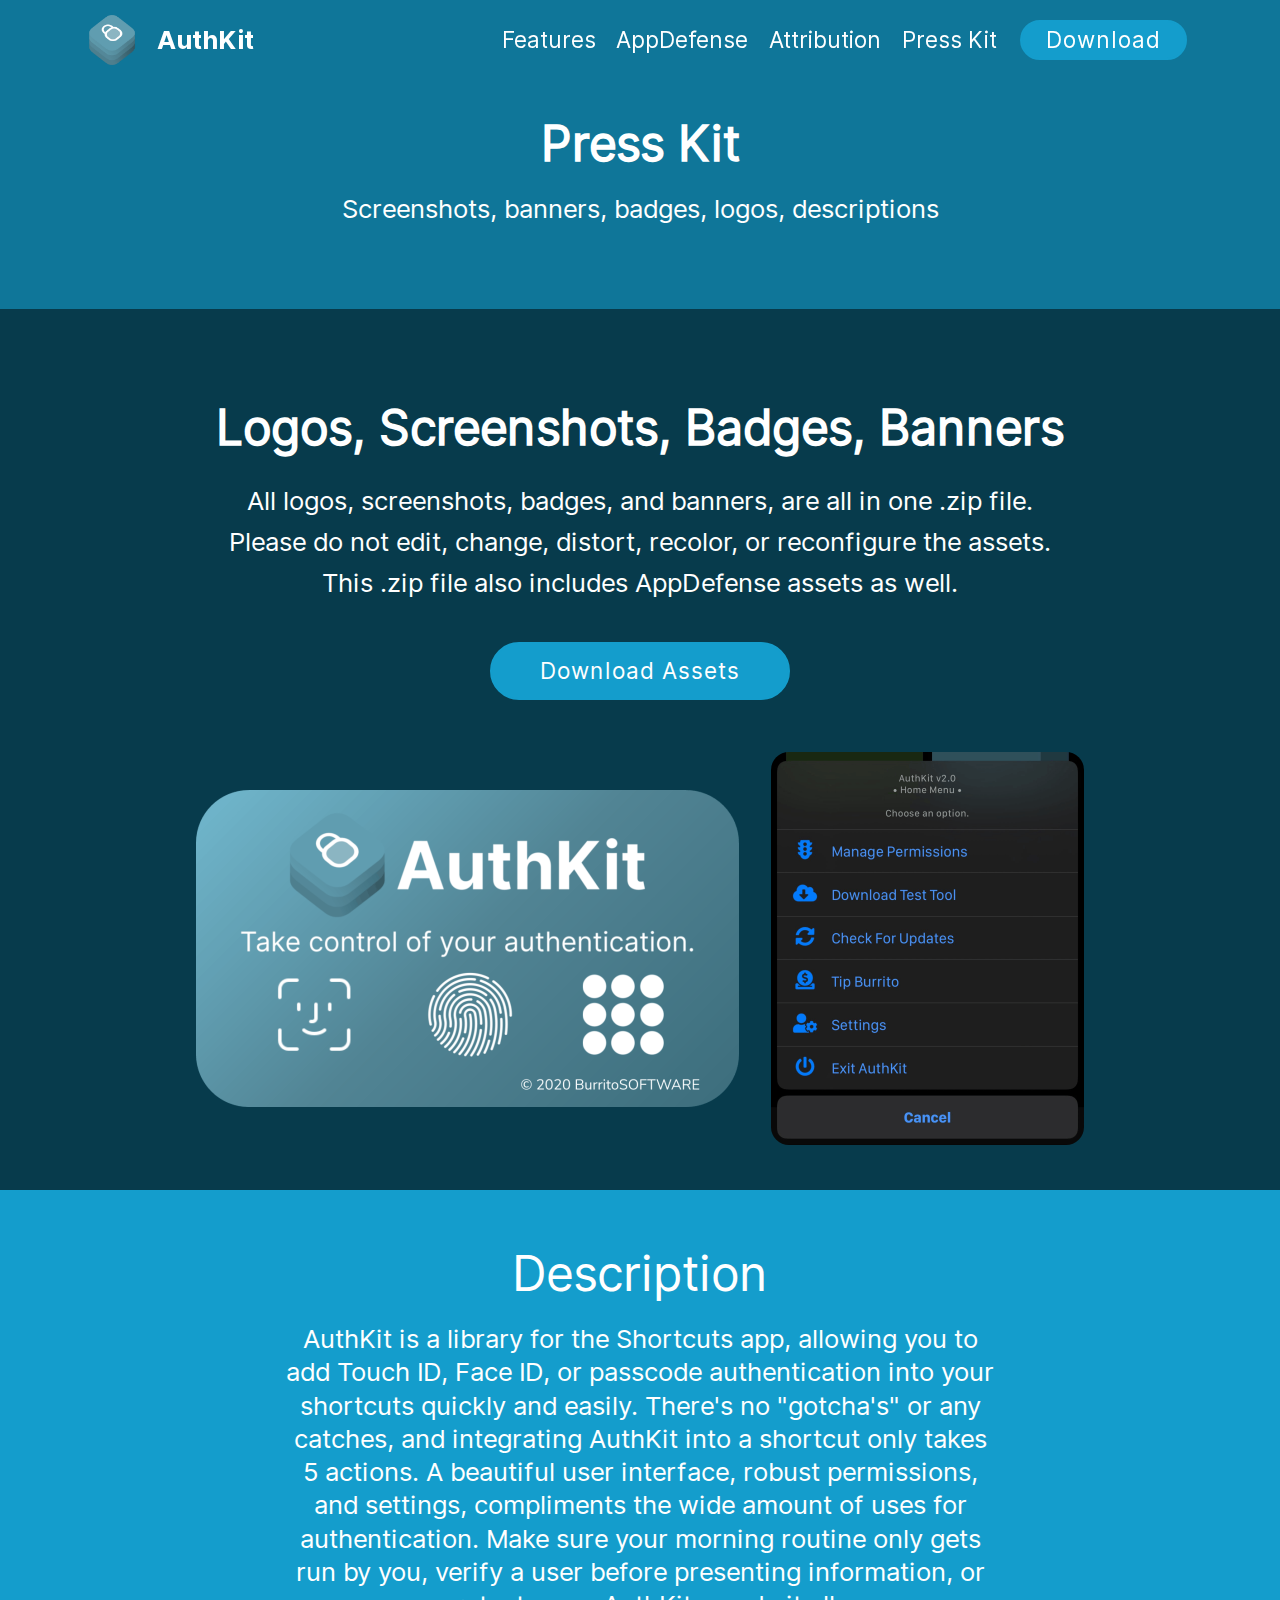
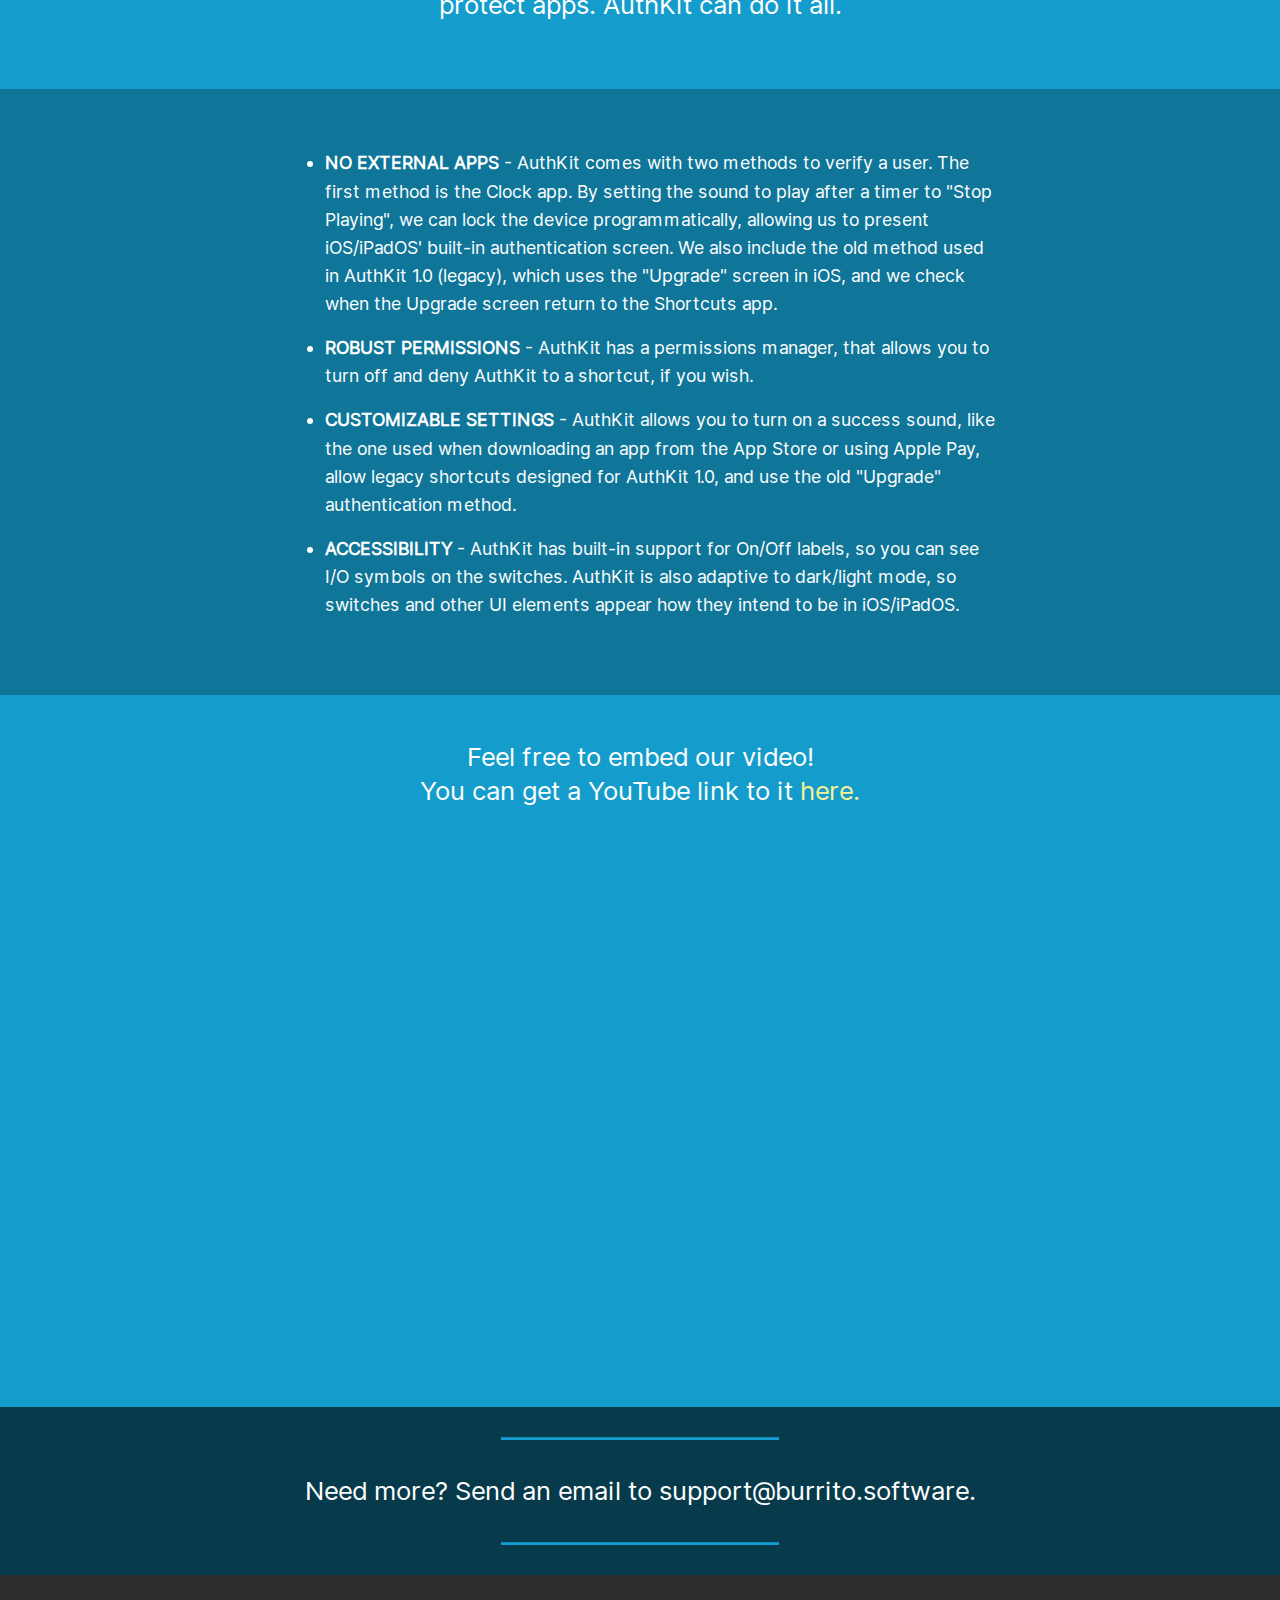
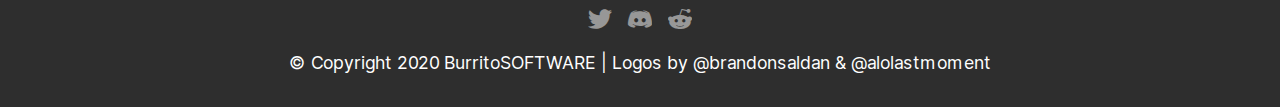
<file: press.html>
<!DOCTYPE html>
<html  >
<head>
  <meta charset="UTF-8">
  <meta http-equiv="X-UA-Compatible" content="IE=edge">
  <meta name="viewport" content="width=device-width, initial-scale=1, minimum-scale=1">
  <link rel="shortcut icon" href="assets/images/authkit-logo-110x110.png" type="image/x-icon">
  <meta name="description" content="Download screenshots, banners, logos, and descriptions for use in press or for other uses.">
  
  <title>Press Kit - AuthKit</title>
  <link rel="stylesheet" href="assets/tether/tether.min.css">
  <link rel="stylesheet" href="assets/bootstrap/css/bootstrap.min.css">
  <link rel="stylesheet" href="assets/bootstrap/css/bootstrap-grid.min.css">
  <link rel="stylesheet" href="assets/bootstrap/css/bootstrap-reboot.min.css">
  <link rel="stylesheet" href="assets/dropdown/css/style.css">
  <link rel="stylesheet" href="assets/socicon/css/styles.css">
  <link rel="stylesheet" href="assets/theme/css/style.css">
  <link href="assets/fonts/style.css" rel="stylesheet">
  <link rel="stylesheet" href="assets/mobirise/css/mbr-additional.css" type="text/css">
  
  
  
<meta property="og:title" content="AuthKit">
<meta property="og:site_name" content="BurritoSOFTWARE">
<meta property="og:url" content="https://authkit.burrito.software">
<meta property="og:description" content="AuthKit is a library for the Shortcuts app, allowing you to add Touch ID, Face ID, or passcode authentication into your shortcuts quickly and easily.">
<meta property="og:type" content="product">
<meta property="og:image" content="https://cdn.discordapp.com/attachments/558842854462717954/765807741183721472/AuthKit_Logo_NoPadding.png"></head>
<body>
  <section class="menu cid-sckA2luzsL" once="menu" id="menu1-c">

    

    <nav class="navbar navbar-expand beta-menu navbar-dropdown align-items-center navbar-fixed-top navbar-toggleable-sm bg-color transparent">
        <button class="navbar-toggler navbar-toggler-right" type="button" data-toggle="collapse" data-target="#navbarSupportedContent" aria-controls="navbarSupportedContent" aria-expanded="false" aria-label="Toggle navigation">
            <div class="hamburger">
                <span></span>
                <span></span>
                <span></span>
                <span></span>
            </div>
        </button>
        <div class="menu-logo">
            <div class="navbar-brand">
                <span class="navbar-logo">
                    <a href="index.html#header7-1">
                         <img src="assets/images/authkit-logo-110x110.png" alt="Mobirise" title="" style="height: 4rem;">
                    </a>
                </span>
                <span class="navbar-caption-wrap"><a class="navbar-caption text-white display-2" href="index.html#header7-1">
                        AuthKit</a></span>
            </div>
        </div>
        <div class="collapse navbar-collapse" id="navbarSupportedContent">
            <ul class="navbar-nav nav-dropdown" data-app-modern-menu="true"><li class="nav-item"><a class="nav-link link text-white display-4" href="index.html#content5-b">
                        Features</a></li><li class="nav-item"><a class="nav-link link text-white display-4" href="appdefense.html">
                        AppDefense</a></li><li class="nav-item">
                    <a class="nav-link link text-white display-4" href="attribution.html">
                        Attribution</a>
                </li>
                <li class="nav-item">
                    <a class="nav-link link text-white display-4" href="press.html">
                        
                        Press Kit</a>
                </li></ul>
            <div class="navbar-buttons mbr-section-btn"><a class="btn btn-sm btn-primary display-4" href="https://routinehub.co/shortcut/4360/">Download</a></div>
        </div>
    </nav>
</section>
<section class="mbr-section content5 cid-scokIV6kty" id="content5-e">

    

    

    <div class="container">
        <div class="media-container-row">
            <div class="title col-12 col-md-8">
                <h2 class="align-center mbr-bold mbr-white pb-3 mbr-fonts-style display-1">Press Kit</h2>
                <h3 class="mbr-section-subtitle align-center mbr-light mbr-white pb-3 mbr-fonts-style display-5">
                    Screenshots, banners, badges, logos, descriptions</h3>
                
                
            </div>
        </div>
    </div>
</section>

<section class="header1 cid-scolMu2uF8" id="header16-i">

    

    

    <div class="container">
        <div class="row justify-content-md-center">
            <div class="col-md-10 align-center">
                <h1 class="mbr-section-title mbr-bold pb-3 mbr-fonts-style display-1">Logos, Screenshots, Badges, Banners</h1>
                
                <p class="mbr-text pb-3 mbr-fonts-style display-5">All logos, screenshots, badges, and banners, are all in one&nbsp;.zip file.<br>Please do not edit, change, distort, recolor, or reconfigure the assets.<br>This .zip file also includes AppDefense assets as well.</p>
                <div class="mbr-section-btn"><a class="btn btn-md btn-primary display-4" href="https://authkit.burrito.software/AuthAppPressKit.zip">Download Assets</a></div>
            </div>
        </div>
    </div>

</section>

<section class="cid-scoltKTYIJ" id="image4-h">
    <!-- Block parameters controls (Blue "Gear" panel) -->
    
    <!-- End block parameters -->
    <div class="container images-container">
            <div class="media-container-row" style="width: 80%;">
                <div class="img-item item1" style="width: 177%;">
                    <img src="assets/images/authkit-banner-1086x634.png" alt="" title="">
                    
                </div>
                <div class="img-item">
                    <img src="assets/images/home-626x786.png" alt="" title="">
                    
                </div>
            </div>
    </div>
</section>

<section class="mbr-section content4 cid-scoomwKj8a" id="content4-l">

    

    <div class="container">
        <div class="media-container-row">
            <div class="title col-12 col-md-8">
                <h2 class="align-center pb-3 mbr-fonts-style display-1">
                    Description</h2>
                <h3 class="mbr-section-subtitle align-center mbr-light mbr-fonts-style display-5">AuthKit is a library for the Shortcuts app, allowing you to add Touch ID, Face ID, or passcode authentication into your shortcuts quickly and easily. There's no "gotcha's" or any catches, and integrating AuthKit into a shortcut only takes 5 actions. A beautiful user interface, robust permissions, and settings, compliments the wide amount of uses for authentication. Make sure your morning routine only gets run by you, verify a user before presenting information, or protect apps. AuthKit can do it all.</h3>
                
            </div>
        </div>
    </div>
</section>

<section class="mbr-section article content12 cid-scopqkfgZy" id="content12-m">
     

    <div class="container">
        <div class="media-container-row">
            <div class="mbr-text counter-container col-12 col-md-8 mbr-fonts-style display-7">
                <ul>
                    <li><strong>NO EXTERNAL APPS</strong> - AuthKit comes with two methods to verify a user. The first method is the Clock app. By setting the sound to play after a timer to "Stop Playing", we can lock the device programmatically, allowing us to present iOS/iPadOS' built-in authentication screen. We also include the old method used in AuthKit 1.0 (legacy), which uses the "Upgrade" screen in iOS, and we check when the Upgrade screen return to the Shortcuts app.</li>
                    <li><strong>ROBUST PERMISSIONS</strong>&nbsp;- AuthKit has a permissions manager, that allows you to turn off and deny AuthKit to a shortcut, if you wish.</li>
                    <li><strong>CUSTOMIZABLE SETTINGS</strong>&nbsp;- AuthKit allows you to turn on a success sound, like the one used when downloading an app from the App Store or using Apple Pay, allow legacy shortcuts designed for AuthKit 1.0, and use the old "Upgrade" authentication method.</li><li><strong>ACCESSIBILITY</strong> - AuthKit has built-in support for On/Off labels, so you can see I/O symbols on the switches. AuthKit is also adaptive to dark/light mode, so switches and other UI elements appear how they intend to be in iOS/iPadOS.</li>
                </ul>
            </div>
        </div>
    </div>
</section>

<section class="mbr-section content5 cid-sd3T8RgpC2" id="content5-s">

    

    

    <div class="container">
        <div class="media-container-row">
            <div class="title col-12 col-md-8">
                
                <h3 class="mbr-section-subtitle align-center mbr-light mbr-white pb-3 mbr-fonts-style display-5"><p>
                    Feel free to embed our video!<br><span style="font-size: 1.6rem;">You can get a YouTube link to it <a href="https://youtube.com/watch?v=1zsDR2N7AMQ" class="text-success">here.</a></span></p></h3>
                
                
            </div>
        </div>
    </div>
</section>

<section class="cid-sd3U2uiZ7W" id="video3-t">

    
    
    <figure class="mbr-figure align-center container">
        <div class="video-block" style="width: 80%;">
            <div><iframe class="mbr-embedded-video" src="https://www.youtube.com/embed/iygaj9h7yII?rel=0&amp;amp;showinfo=0&amp;autoplay=0&amp;loop=0" width="1280" height="720" frameborder="0" allowfullscreen></iframe></div>
        </div>
    </figure>
</section>

<section class="mbr-section article content9 cid-scorppotv8" id="content9-n">
    
     

    <div class="container">
        <div class="inner-container" style="width: 100%;">
            <hr class="line" style="width: 25%;">
            <div class="section-text align-center mbr-fonts-style display-5">
                    Need more? Send an email to support@burrito.software.</div>
            <hr class="line" style="width: 25%;">
        </div>
        </div>
</section>

<section once="footers" class="cid-scouTpK3GX" id="footer7-q">

    

    

    <div class="container">
        <div class="media-container-row align-center mbr-white">
            
            <div class="row social-row">
                <div class="social-list align-right pb-2">
                    
                    
                    
                    
                    
                    
                <div class="soc-item">
                        <a href="https://twitter.com/burritosoftware" target="_blank">
                            <span class="mbr-iconfont mbr-iconfont-social socicon-twitter socicon"></span>
                        </a>
                    </div><div class="soc-item">
                        <a href="https://burrito.software/discord" target="_blank">
                            <span class="mbr-iconfont mbr-iconfont-social socicon-discord socicon"></span>
                        </a>
                    </div><div class="soc-item">
                        <a href="https://reddit.com/u/BurritoSOFTWARE" target="_blank">
                            <span class="mbr-iconfont mbr-iconfont-social socicon-reddit socicon"></span>
                        </a>
                    </div></div>
            </div>
            <div class="row row-copirayt">
                <p class="mbr-text mb-0 mbr-fonts-style mbr-white align-center display-7">
                    © Copyright 2020 BurritoSOFTWARE | Logos by&nbsp;@brandonsaldan &amp; @alolastmoment<br>
                </p>
            </div>
        </div>
    </div>
</section>


  <script src="assets/web/assets/jquery/jquery.min.js"></script>
  <script src="assets/popper/popper.min.js"></script>
  <script src="assets/tether/tether.min.js"></script>
  <script src="assets/bootstrap/js/bootstrap.min.js"></script>
  <script src="assets/smoothscroll/smooth-scroll.js"></script>
  <script src="assets/dropdown/js/nav-dropdown.js"></script>
  <script src="assets/dropdown/js/navbar-dropdown.js"></script>
  <script src="assets/touchswipe/jquery.touch-swipe.min.js"></script>
  <script src="assets/theme/js/script.js"></script>
  
  
</body>
</html>
</file>
<file: assets/dropdown/css/style.css>
.navbar-dropdown {
  left: 0;
  padding: 0;
  position: absolute;
  right: 0;
  top: 0;
  transition: all 0.45s ease;
  z-index: 1030;
  background: #282828; }
  .navbar-dropdown .navbar-logo {
    margin-right: 0.8rem;
    transition: margin 0.3s ease-in-out;
    vertical-align: middle; }
    .navbar-dropdown .navbar-logo img {
      height: 3.125rem;
      transition: all 0.3s ease-in-out; }
    .navbar-dropdown .navbar-logo.mbr-iconfont {
      font-size: 3.125rem;
      line-height: 3.125rem; }
  .navbar-dropdown .navbar-caption {
    font-weight: 700;
    white-space: normal;
    vertical-align: -4px;
    line-height: 3.125rem !important; }
    .navbar-dropdown .navbar-caption, .navbar-dropdown .navbar-caption:hover {
      color: inherit;
      text-decoration: none; }
  .navbar-dropdown .mbr-iconfont + .navbar-caption {
    vertical-align: -1px; }
  .navbar-dropdown.navbar-fixed-top {
    position: fixed; }
  .navbar-dropdown .navbar-brand span {
    vertical-align: -4px; }
  .navbar-dropdown.bg-color.transparent {
    background: none; }
  .navbar-dropdown.navbar-short .navbar-brand {
    padding: 0.625rem 0; }
    .navbar-dropdown.navbar-short .navbar-brand span {
      vertical-align: -1px; }
  .navbar-dropdown.navbar-short .navbar-caption {
    line-height: 2.375rem !important;
    vertical-align: -2px; }
  .navbar-dropdown.navbar-short .navbar-logo {
    margin-right: 0.5rem; }
    .navbar-dropdown.navbar-short .navbar-logo img {
      height: 2.375rem; }
    .navbar-dropdown.navbar-short .navbar-logo.mbr-iconfont {
      font-size: 2.375rem;
      line-height: 2.375rem; }
  .navbar-dropdown.navbar-short .mbr-table-cell {
    height: 3.625rem; }
  .navbar-dropdown .navbar-close {
    left: 0.6875rem;
    position: fixed;
    top: 0.75rem;
    z-index: 1000; }
  .navbar-dropdown .hamburger-icon {
    content: "";
    display: inline-block;
    vertical-align: middle;
    width: 16px;
    -webkit-box-shadow: 0 -6px 0 1px #282828,0 0 0 1px #282828,0 6px 0 1px #282828;
    -moz-box-shadow: 0 -6px 0 1px #282828,0 0 0 1px #282828,0 6px 0 1px #282828;
    box-shadow: 0 -6px 0 1px #282828,0 0 0 1px #282828,0 6px 0 1px #282828; }

.dropdown-menu .dropdown-toggle[data-toggle="dropdown-submenu"]::after {
  border-bottom: 0.35em solid transparent;
  border-left: 0.35em solid;
  border-right: 0;
  border-top: 0.35em solid transparent;
  margin-left: 0.3rem; }

.dropdown-menu .dropdown-item:focus {
  outline: 0; }

.nav-dropdown {
  font-size: 0.75rem;
  font-weight: 500;
  height: auto !important; }
  .nav-dropdown .nav-btn {
    padding-left: 1rem; }
  .nav-dropdown .link {
    margin: .667em 1.667em;
    font-weight: 500;
    padding: 0;
    transition: color .2s ease-in-out; }
    .nav-dropdown .link.dropdown-toggle {
      margin-right: 2.583em; }
      .nav-dropdown .link.dropdown-toggle::after {
        margin-left: .25rem;
        border-top: 0.35em solid;
        border-right: 0.35em solid transparent;
        border-left: 0.35em solid transparent;
        border-bottom: 0; }
      .nav-dropdown .link.dropdown-toggle[aria-expanded="true"] {
        margin: 0;
        padding: 0.667em 3.263em  0.667em 1.667em; }
  .nav-dropdown .link::after,
  .nav-dropdown .dropdown-item::after {
    color: inherit; }
  .nav-dropdown .btn {
    font-size: 0.75rem;
    font-weight: 700;
    letter-spacing: 0;
    margin-bottom: 0;
    padding-left: 1.25rem;
    padding-right: 1.25rem; }
  .nav-dropdown .dropdown-menu {
    border-radius: 0;
    border: 0;
    left: 0;
    margin: 0;
    padding-bottom: 1.25rem;
    padding-top: 1.25rem;
    position: relative; }
  .nav-dropdown .dropdown-submenu {
    margin-left: 0.125rem;
    top: 0; }
  .nav-dropdown .dropdown-item {
    font-weight: 500;
    line-height: 2;
    padding: 0.3846em 4.615em 0.3846em 1.5385em;
    position: relative;
    transition: color .2s ease-in-out, background-color .2s ease-in-out; }
    .nav-dropdown .dropdown-item::after {
      margin-top: -0.3077em;
      position: absolute;
      right: 1.1538em;
      top: 50%; }
    .nav-dropdown .dropdown-item:focus, .nav-dropdown .dropdown-item:hover {
      background: none; }

@media (max-width: 767px) {
  .nav-dropdown.navbar-toggleable-sm {
    bottom: 0;
    display: none;
    left: 0;
    overflow-x: hidden;
    position: fixed;
    top: 0;
    transform: translateX(-100%);
    -ms-transform: translateX(-100%);
    -webkit-transform: translateX(-100%);
    width: 18.75rem;
    z-index: 999; } }
.nav-dropdown.navbar-toggleable-xl {
  bottom: 0;
  display: none;
  left: 0;
  overflow-x: hidden;
  position: fixed;
  top: 0;
  transform: translateX(-100%);
  -ms-transform: translateX(-100%);
  -webkit-transform: translateX(-100%);
  width: 18.75rem;
  z-index: 999; }

.nav-dropdown-sm {
  display: block !important;
  overflow-x: hidden;
  overflow: auto;
  padding-top: 3.875rem; }
  .nav-dropdown-sm::after {
    content: "";
    display: block;
    height: 3rem;
    width: 100%; }
  .nav-dropdown-sm.collapse.in ~ .navbar-close {
    display: block !important; }
  .nav-dropdown-sm.collapsing, .nav-dropdown-sm.collapse.in {
    transform: translateX(0);
    -ms-transform: translateX(0);
    -webkit-transform: translateX(0);
    transition: all 0.25s ease-out;
    -webkit-transition: all 0.25s ease-out;
    background: #282828; }
  .nav-dropdown-sm.collapsing[aria-expanded="false"] {
    transform: translateX(-100%);
    -ms-transform: translateX(-100%);
    -webkit-transform: translateX(-100%); }
  .nav-dropdown-sm .nav-item {
    display: block;
    margin-left: 0 !important;
    padding-left: 0; }
  .nav-dropdown-sm .link,
  .nav-dropdown-sm .dropdown-item {
    border-top: 1px dotted rgba(255, 255, 255, 0.1);
    font-size: 0.8125rem;
    line-height: 1.6;
    margin: 0 !important;
    padding: 0.875rem 2.4rem 0.875rem 1.5625rem !important;
    position: relative;
    white-space: normal; }
    .nav-dropdown-sm .link:focus, .nav-dropdown-sm .link:hover,
    .nav-dropdown-sm .dropdown-item:focus,
    .nav-dropdown-sm .dropdown-item:hover {
      background: rgba(0, 0, 0, 0.2) !important;
      color: #c0a375; }
  .nav-dropdown-sm .nav-btn {
    position: relative;
    padding: 1.5625rem 1.5625rem 0 1.5625rem; }
    .nav-dropdown-sm .nav-btn::before {
      border-top: 1px dotted rgba(255, 255, 255, 0.1);
      content: "";
      left: 0;
      position: absolute;
      top: 0;
      width: 100%; }
    .nav-dropdown-sm .nav-btn + .nav-btn {
      padding-top: 0.625rem; }
      .nav-dropdown-sm .nav-btn + .nav-btn::before {
        display: none; }
  .nav-dropdown-sm .btn {
    padding: 0.625rem 0; }
  .nav-dropdown-sm .dropdown-toggle[data-toggle="dropdown-submenu"]::after {
    margin-left: .25rem;
    border-top: 0.35em solid;
    border-right: 0.35em solid transparent;
    border-left: 0.35em solid transparent;
    border-bottom: 0; }
  .nav-dropdown-sm .dropdown-toggle[data-toggle="dropdown-submenu"][aria-expanded="true"]::after {
    border-top: 0;
    border-right: 0.35em solid transparent;
    border-left: 0.35em solid transparent;
    border-bottom: 0.35em solid; }
  .nav-dropdown-sm .dropdown-menu {
    margin: 0;
    padding: 0;
    position: relative;
    top: 0;
    left: 0;
    width: 100%;
    border: 0;
    float: none;
    border-radius: 0;
    background: none; }
  .nav-dropdown-sm .dropdown-submenu {
    left: 100%;
    margin-left: 0.125rem;
    margin-top: -1.25rem;
    top: 0; }

.navbar-toggleable-sm .nav-dropdown .dropdown-menu {
  position: absolute; }

.navbar-toggleable-sm .nav-dropdown .dropdown-submenu {
  left: 100%;
  margin-left: 0.125rem;
  margin-top: -1.25rem;
  top: 0; }

.navbar-toggleable-sm.opened .nav-dropdown .dropdown-menu {
  position: relative; }

.navbar-toggleable-sm.opened .nav-dropdown .dropdown-submenu {
  left: 0;
  margin-left: 00rem;
  margin-top: 0rem;
  top: 0; }

.is-builder .nav-dropdown.collapsing {
  transition: none !important; }

/*# sourceMappingURL=style.css.map */
</file>
<file: assets/socicon/css/styles.css>
@charset "UTF-8";

@font-face {
  font-family: "socicon";
  src:url("../fonts/socicon.eot");
  src:url("../fonts/socicon.eot?#iefix") format("embedded-opentype"),
    url("../fonts/socicon.woff") format("woff"),
    url("../fonts/socicon.ttf") format("truetype"),
    url("../fonts/socicon.svg#socicon") format("svg");
  font-weight: normal;
  font-style: normal;

}

[data-icon]:before {
  font-family: "socicon" !important;
  content: attr(data-icon);
  font-style: normal !important;
  font-weight: normal !important;
  font-variant: normal !important;
  text-transform: none !important;
  speak: none;
  line-height: 1;
  -webkit-font-smoothing: antialiased;
  -moz-osx-font-smoothing: grayscale;
}

[class^="socicon-"]:before,
[class*=" socicon-"]:before {
  font-family: "socicon" !important;
  font-style: normal !important;
  font-weight: normal !important;
  font-variant: normal !important;
  text-transform: none !important;
  speak: none;
  line-height: 1;
  -webkit-font-smoothing: antialiased;
  -moz-osx-font-smoothing: grayscale;
}

.socicon-modelmayhem:before {
  content: "\e000";
}
.socicon-mixcloud:before {
  content: "\e001";
}
.socicon-drupal:before {
  content: "\e002";
}
.socicon-swarm:before {
  content: "\e003";
}
.socicon-istock:before {
  content: "\e004";
}
.socicon-yammer:before {
  content: "\e005";
}
.socicon-ello:before {
  content: "\e006";
}
.socicon-stackoverflow:before {
  content: "\e007";
}
.socicon-persona:before {
  content: "\e008";
}
.socicon-triplej:before {
  content: "\e009";
}
.socicon-houzz:before {
  content: "\e00a";
}
.socicon-rss:before {
  content: "\e00b";
}
.socicon-paypal:before {
  content: "\e00c";
}
.socicon-odnoklassniki:before {
  content: "\e00d";
}
.socicon-airbnb:before {
  content: "\e00e";
}
.socicon-periscope:before {
  content: "\e00f";
}
.socicon-outlook:before {
  content: "\e010";
}
.socicon-coderwall:before {
  content: "\e011";
}
.socicon-tripadvisor:before {
  content: "\e012";
}
.socicon-appnet:before {
  content: "\e013";
}
.socicon-goodreads:before {
  content: "\e014";
}
.socicon-tripit:before {
  content: "\e015";
}
.socicon-lanyrd:before {
  content: "\e016";
}
.socicon-slideshare:before {
  content: "\e017";
}
.socicon-buffer:before {
  content: "\e018";
}
.socicon-disqus:before {
  content: "\e019";
}
.socicon-vkontakte:before {
  content: "\e01a";
}
.socicon-whatsapp:before {
  content: "\e01b";
}
.socicon-patreon:before {
  content: "\e01c";
}
.socicon-storehouse:before {
  content: "\e01d";
}
.socicon-pocket:before {
  content: "\e01e";
}
.socicon-mail:before {
  content: "\e01f";
}
.socicon-blogger:before {
  content: "\e020";
}
.socicon-technorati:before {
  content: "\e021";
}
.socicon-reddit:before {
  content: "\e022";
}
.socicon-dribbble:before {
  content: "\e023";
}
.socicon-stumbleupon:before {
  content: "\e024";
}
.socicon-digg:before {
  content: "\e025";
}
.socicon-envato:before {
  content: "\e026";
}
.socicon-behance:before {
  content: "\e027";
}
.socicon-delicious:before {
  content: "\e028";
}
.socicon-deviantart:before {
  content: "\e029";
}
.socicon-forrst:before {
  content: "\e02a";
}
.socicon-play:before {
  content: "\e02b";
}
.socicon-zerply:before {
  content: "\e02c";
}
.socicon-wikipedia:before {
  content: "\e02d";
}
.socicon-apple:before {
  content: "\e02e";
}
.socicon-flattr:before {
  content: "\e02f";
}
.socicon-github:before {
  content: "\e030";
}
.socicon-renren:before {
  content: "\e031";
}
.socicon-friendfeed:before {
  content: "\e032";
}
.socicon-newsvine:before {
  content: "\e033";
}
.socicon-identica:before {
  content: "\e034";
}
.socicon-bebo:before {
  content: "\e035";
}
.socicon-zynga:before {
  content: "\e036";
}
.socicon-steam:before {
  content: "\e037";
}
.socicon-xbox:before {
  content: "\e038";
}
.socicon-windows:before {
  content: "\e039";
}
.socicon-qq:before {
  content: "\e03a";
}
.socicon-douban:before {
  content: "\e03b";
}
.socicon-meetup:before {
  content: "\e03c";
}
.socicon-playstation:before {
  content: "\e03d";
}
.socicon-android:before {
  content: "\e03e";
}
.socicon-snapchat:before {
  content: "\e03f";
}
.socicon-twitter:before {
  content: "\e040";
}
.socicon-facebook:before {
  content: "\e041";
}
.socicon-googleplus:before {
  content: "\e042";
}
.socicon-pinterest:before {
  content: "\e043";
}
.socicon-foursquare:before {
  content: "\e044";
}
.socicon-yahoo:before {
  content: "\e045";
}
.socicon-skype:before {
  content: "\e046";
}
.socicon-yelp:before {
  content: "\e047";
}
.socicon-feedburner:before {
  content: "\e048";
}
.socicon-linkedin:before {
  content: "\e049";
}
.socicon-viadeo:before {
  content: "\e04a";
}
.socicon-xing:before {
  content: "\e04b";
}
.socicon-myspace:before {
  content: "\e04c";
}
.socicon-soundcloud:before {
  content: "\e04d";
}
.socicon-spotify:before {
  content: "\e04e";
}
.socicon-grooveshark:before {
  content: "\e04f";
}
.socicon-lastfm:before {
  content: "\e050";
}
.socicon-youtube:before {
  content: "\e051";
}
.socicon-vimeo:before {
  content: "\e052";
}
.socicon-dailymotion:before {
  content: "\e053";
}
.socicon-vine:before {
  content: "\e054";
}
.socicon-flickr:before {
  content: "\e055";
}
.socicon-500px:before {
  content: "\e056";
}
.socicon-wordpress:before {
  content: "\e058";
}
.socicon-tumblr:before {
  content: "\e059";
}
.socicon-twitch:before {
  content: "\e05a";
}
.socicon-8tracks:before {
  content: "\e05b";
}
.socicon-amazon:before {
  content: "\e05c";
}
.socicon-icq:before {
  content: "\e05d";
}
.socicon-smugmug:before {
  content: "\e05e";
}
.socicon-ravelry:before {
  content: "\e05f";
}
.socicon-weibo:before {
  content: "\e060";
}
.socicon-baidu:before {
  content: "\e061";
}
.socicon-angellist:before {
  content: "\e062";
}
.socicon-ebay:before {
  content: "\e063";
}
.socicon-imdb:before {
  content: "\e064";
}
.socicon-stayfriends:before {
  content: "\e065";
}
.socicon-residentadvisor:before {
  content: "\e066";
}
.socicon-google:before {
  content: "\e067";
}
.socicon-yandex:before {
  content: "\e068";
}
.socicon-sharethis:before {
  content: "\e069";
}
.socicon-bandcamp:before {
  content: "\e06a";
}
.socicon-itunes:before {
  content: "\e06b";
}
.socicon-deezer:before {
  content: "\e06c";
}
.socicon-telegram:before {
  content: "\e06e";
}
.socicon-openid:before {
  content: "\e06f";
}
.socicon-amplement:before {
  content: "\e070";
}
.socicon-viber:before {
  content: "\e071";
}
.socicon-zomato:before {
  content: "\e072";
}
.socicon-draugiem:before {
  content: "\e074";
}
.socicon-endomodo:before {
  content: "\e075";
}
.socicon-filmweb:before {
  content: "\e076";
}
.socicon-stackexchange:before {
  content: "\e077";
}
.socicon-wykop:before {
  content: "\e078";
}
.socicon-teamspeak:before {
  content: "\e079";
}
.socicon-teamviewer:before {
  content: "\e07a";
}
.socicon-ventrilo:before {
  content: "\e07b";
}
.socicon-younow:before {
  content: "\e07c";
}
.socicon-raidcall:before {
  content: "\e07d";
}
.socicon-mumble:before {
  content: "\e07e";
}
.socicon-medium:before {
  content: "\e06d";
}
.socicon-bebee:before {
  content: "\e07f";
}
.socicon-hitbox:before {
  content: "\e080";
}
.socicon-reverbnation:before {
  content: "\e081";
}
.socicon-formulr:before {
  content: "\e082";
}
.socicon-instagram:before {
  content: "\e057";
}
.socicon-battlenet:before {
  content: "\e083";
}
.socicon-chrome:before {
  content: "\e084";
}
.socicon-discord:before {
  content: "\e086";
}
.socicon-issuu:before {
  content: "\e087";
}
.socicon-macos:before {
  content: "\e088";
}
.socicon-firefox:before {
  content: "\e089";
}
.socicon-opera:before {
  content: "\e08d";
}
.socicon-keybase:before {
  content: "\e090";
}
.socicon-alliance:before {
  content: "\e091";
}
.socicon-livejournal:before {
  content: "\e092";
}
.socicon-googlephotos:before {
  content: "\e093";
}
.socicon-horde:before {
  content: "\e094";
}
.socicon-etsy:before {
  content: "\e095";
}
.socicon-zapier:before {
  content: "\e096";
}
.socicon-google-scholar:before {
  content: "\e097";
}
.socicon-researchgate:before {
  content: "\e098";
}
.socicon-wechat:before {
  content: "\e099";
}
.socicon-strava:before {
  content: "\e09a";
}
.socicon-line:before {
  content: "\e09b";
}
.socicon-lyft:before {
  content: "\e09c";
}
.socicon-uber:before {
  content: "\e09d";
}
.socicon-songkick:before {
  content: "\e09e";
}
.socicon-viewbug:before {
  content: "\e09f";
}
.socicon-googlegroups:before {
  content: "\e0a0";
}
.socicon-quora:before {
  content: "\e073";
}
.socicon-diablo:before {
  content: "\e085";
}
.socicon-blizzard:before {
  content: "\e0a1";
}
.socicon-hearthstone:before {
  content: "\e08b";
}
.socicon-heroes:before {
  content: "\e08a";
}
.socicon-overwatch:before {
  content: "\e08c";
}
.socicon-warcraft:before {
  content: "\e08e";
}
.socicon-starcraft:before {
  content: "\e08f";
}
.socicon-beam:before {
  content: "\e0a2";
}
.socicon-curse:before {
  content: "\e0a3";
}
.socicon-player:before {
  content: "\e0a4";
}
.socicon-streamjar:before {
  content: "\e0a5";
}
.socicon-nintendo:before {
  content: "\e0a6";
}
.socicon-hellocoton:before {
  content: "\e0a7";
}
</file>
<file: assets/theme/css/style.css>
/*!
 * Mobirise v4 theme (https://mobirise.com/)
 * Copyright 2017 Mobirise
 */
section {
  background-color: #eeeeee;
}

section,
.container,
.container-fluid {
  position: relative;
  word-wrap: break-word;
}

a.mbr-iconfont:hover {
  text-decoration: none;
}

.article .lead p, .article .lead ul, .article .lead ol, .article .lead pre, .article .lead blockquote {
  margin-bottom: 0;
}

a {
  font-style: normal;
  font-weight: 400;
  cursor: pointer;
}

a, a:hover {
  text-decoration: none;
}

figure {
  margin-bottom: 0;
}

body {
  color: #232323;
}

h1, h2, h3, h4, h5, h6,
.h1, .h2, .h3, .h4, .h5, .h6,
.display-1, .display-2, .display-3, .display-4 {
  line-height: 1;
  word-break: break-word;
  word-wrap: break-word;
}

b, strong {
  font-weight: bold;
}

blockquote {
  padding: 10px 0 10px 20px;
  position: relative;
  border-left: 2px solid;
  border-color: #ff3366;
}

input:-webkit-autofill, input:-webkit-autofill:hover, input:-webkit-autofill:focus, input:-webkit-autofill:active {
  transition-delay: 9999s;
  transition-property: background-color, color;
}

textarea[type="hidden"] {
  display: none;
}

body {
  position: relative;
}

section {
  background-position: 50% 50%;
  background-repeat: no-repeat;
  background-size: cover;
}

section .mbr-background-video,
section .mbr-background-video-preview {
  position: absolute;
  bottom: 0;
  left: 0;
  right: 0;
  top: 0;
}

.hidden {
  visibility: hidden;
}

.mbr-z-index20 {
  z-index: 20;
}

/*! Base colors */
.mbr-white {
  color: #ffffff;
}

.mbr-black {
  color: #000000;
}

.mbr-bg-white {
  background-color: #ffffff;
}

.mbr-bg-black {
  background-color: #000000;
}

/*! Text-aligns */
.align-left {
  text-align: left;
}

.align-center {
  text-align: center;
}

.align-right {
  text-align: right;
}

@media (max-width: 767px) {
  .align-left, .align-center, .align-right, .mbr-section-btn, .mbr-section-title {
    text-align: center;
  }
}

/*! Font-weight  */
.mbr-light {
  font-weight: 300;
}

.mbr-regular {
  font-weight: 400;
}

.mbr-semibold {
  font-weight: 500;
}

.mbr-bold {
  font-weight: 700;
}

/*! Media  */
.media-size-item {
  -webkit-flex: 1 1 auto;
  -moz-flex: 1 1 auto;
  -ms-flex: 1 1 auto;
  -o-flex: 1 1 auto;
  flex: 1 1 auto;
}

.media-content {
  -webkit-flex-basis: 100%;
  flex-basis: 100%;
}

.media-container-row {
  display: -ms-flexbox;
  display: -webkit-flex;
  display: flex;
  -webkit-flex-direction: row;
  -ms-flex-direction: row;
  flex-direction: row;
  -webkit-flex-wrap: wrap;
  -ms-flex-wrap: wrap;
  flex-wrap: wrap;
  -webkit-justify-content: center;
  -ms-flex-pack: center;
  justify-content: center;
  -webkit-align-content: center;
  -ms-flex-line-pack: center;
  align-content: center;
  -webkit-align-items: start;
  -ms-flex-align: start;
  align-items: start;
}

.media-container-row .media-size-item {
  width: 400px;
}

.media-container-column {
  display: -ms-flexbox;
  display: -webkit-flex;
  display: flex;
  -webkit-flex-direction: column;
  -ms-flex-direction: column;
  flex-direction: column;
  -webkit-flex-wrap: wrap;
  -ms-flex-wrap: wrap;
  flex-wrap: wrap;
  -webkit-justify-content: center;
  -ms-flex-pack: center;
  justify-content: center;
  -webkit-align-content: center;
  -ms-flex-line-pack: center;
  align-content: center;
  -webkit-align-items: stretch;
  -ms-flex-align: stretch;
  align-items: stretch;
}

.media-container-column > * {
  width: 100%;
}

@media (min-width: 992px) {
  .media-container-row {
    -webkit-flex-wrap: nowrap;
    -ms-flex-wrap: nowrap;
    flex-wrap: nowrap;
  }
}

figure {
  overflow: hidden;
}

figure[mbr-media-size] {
  transition: width 0.1s;
}

.mbr-figure img, .mbr-figure iframe {
  display: block;
  width: 100%;
}

.card {
  background-color: transparent;
  border: none;
}

.card-box {
  width: 100%;
}

.card-img {
  text-align: center;
  flex-shrink: 0;
  -webkit-flex-shrink: 0;
}

.media {
  max-width: 100%;
  margin: 0 auto;
}

.mbr-figure {
  -ms-flex-item-align: center;
  -ms-grid-row-align: center;
  -webkit-align-self: center;
  align-self: center;
}

.media-container > div {
  max-width: 100%;
}

.mbr-figure img, .card-img img {
  width: 100%;
}

@media (max-width: 991px) {
  .media-size-item {
    width: auto !important;
  }
  .media {
    width: auto;
  }
  .mbr-figure {
    width: 100% !important;
  }
}

/*! Buttons */
.mbr-section-btn {
  margin-left: -.25rem;
  margin-right: -.25rem;
  font-size: 0;
}

nav .mbr-section-btn {
  margin-left: 0rem;
  margin-right: 0rem;
}

/*! Btn icon margin */
.btn .mbr-iconfont, .btn.btn-sm .mbr-iconfont {
  cursor: pointer;
  margin-right: 0.5rem;
}

.btn.btn-md .mbr-iconfont, .btn.btn-md .mbr-iconfont {
  margin-right: 0.8rem;
}

.mbr-regular {
  font-weight: 400;
}

.mbr-semibold {
  font-weight: 500;
}

.mbr-bold {
  font-weight: 700;
}

[type="submit"] {
  -webkit-appearance: none;
}

/*! Full-screen */
.mbr-fullscreen .mbr-overlay {
  min-height: 100vh;
}

.mbr-fullscreen {
  display: flex;
  display: -webkit-flex;
  display: -moz-flex;
  display: -ms-flex;
  display: -o-flex;
  align-items: center;
  -webkit-align-items: center;
  min-height: 100vh;
  padding-top: 3rem;
  padding-bottom: 3rem;
}

/*! Map */
.map {
  height: 25rem;
  position: relative;
}

.map iframe {
  width: 100%;
  height: 100%;
}

/* Form */
.form-asterisk {
  font-family: initial;
  position: absolute;
  top: -2px;
  font-weight: normal;
}

/*! Scroll to top arrow */
.mbr-arrow-up {
  bottom: 25px;
  right: 90px;
  position: fixed;
  text-align: right;
  z-index: 5000;
  color: #ffffff;
  font-size: 32px;
  transform: rotate(180deg);
  -webkit-transform: rotate(180deg);
}

.mbr-arrow-up a {
  background: rgba(0, 0, 0, 0.2);
  border-radius: 3px;
  color: #fff;
  display: inline-block;
  height: 60px;
  width: 60px;
  outline-style: none !important;
  position: relative;
  text-decoration: none;
  transition: all .3s ease-in-out;
  cursor: pointer;
  text-align: center;
}

.mbr-arrow-up a:hover {
  background-color: rgba(0, 0, 0, 0.4);
}

.mbr-arrow-up a i {
  line-height: 60px;
}

.mbr-arrow-up-icon {
  display: block;
  color: #fff;
}

.mbr-arrow-up-icon::before {
  content: "\203a";
  display: inline-block;
  font-family: serif;
  font-size: 32px;
  line-height: 1;
  font-style: normal;
  position: relative;
  top: 6px;
  left: -4px;
  -webkit-transform: rotate(-90deg);
  transform: rotate(-90deg);
}

/*! Arrow Down */
.mbr-arrow {
  position: absolute;
  bottom: 45px;
  left: 50%;
  width: 60px;
  height: 60px;
  cursor: pointer;
  background-color: rgba(80, 80, 80, 0.5);
  border-radius: 50%;
  -webkit-transform: translateX(-50%);
  transform: translateX(-50%);
}

.mbr-arrow > a {
  display: inline-block;
  text-decoration: none;
  outline-style: none;
  -webkit-animation: arrowdown 1.7s ease-in-out infinite;
  animation: arrowdown 1.7s ease-in-out infinite;
}

.mbr-arrow > a > i {
  position: absolute;
  top: -2px;
  left: 15px;
  font-size: 2rem;
}

@keyframes arrowdown {
  0% {
    transform: translateY(0px);
    -webkit-transform: translateY(0px);
  }
  50% {
    transform: translateY(-5px);
    -webkit-transform: translateY(-5px);
  }
  100% {
    transform: translateY(0px);
    -webkit-transform: translateY(0px);
  }
}

@-webkit-keyframes arrowdown {
  0% {
    transform: translateY(0px);
    -webkit-transform: translateY(0px);
  }
  50% {
    transform: translateY(-5px);
    -webkit-transform: translateY(-5px);
  }
  100% {
    transform: translateY(0px);
    -webkit-transform: translateY(0px);
  }
}

@media (max-width: 500px) {
  .mbr-arrow-up {
    left: 50%;
    right: auto;
    transform: translateX(-50%) rotate(180deg);
    -webkit-transform: translateX(-50%) rotate(180deg);
  }
}

/*Gradients animation*/
@keyframes gradient-animation {
  from {
    background-position: 0% 100%;
    animation-timing-function: ease-in-out;
  }
  to {
    background-position: 100% 0%;
    animation-timing-function: ease-in-out;
  }
}

@-webkit-keyframes gradient-animation {
  from {
    background-position: 0% 100%;
    animation-timing-function: ease-in-out;
  }
  to {
    background-position: 100% 0%;
    animation-timing-function: ease-in-out;
  }
}

.bg-gradient {
  background-size: 200% 200%;
  animation: gradient-animation 5s infinite alternate;
  -webkit-animation: gradient-animation 5s infinite alternate;
}

.menu .navbar-brand {
  display: -webkit-flex;
}

.menu .navbar-brand span {
  display: flex;
  display: -webkit-flex;
}

.menu .navbar-brand .navbar-caption-wrap {
  display: -webkit-flex;
}

.menu .navbar-brand .navbar-logo img {
  display: -webkit-flex;
}

@media (min-width: 768px) and (max-width: 1023px) {
  .menu .navbar-toggleable-sm .navbar-nav {
    display: -webkit-box;
    display: -webkit-flex;
    display: -ms-flexbox;
  }
}

@media (max-width: 1023px) {
  .menu .navbar-collapse {
    max-height: 93.5vh;
  }
  .menu .navbar-collapse.show {
    overflow: auto;
  }
}

@media (min-width: 1024px) {
  .menu .navbar-nav.nav-dropdown {
    display: -webkit-flex;
  }
  .menu .navbar-toggleable-sm .navbar-collapse {
    display: -webkit-flex !important;
  }
  .menu .collapsed .navbar-collapse {
    max-height: 93.5vh;
  }
  .menu .collapsed .navbar-collapse.show {
    overflow: auto;
  }
}

@media (max-width: 767px) {
  .menu .navbar-collapse {
    max-height: 80vh;
  }
}

.navbar {
  display: -webkit-flex;
  -webkit-flex-wrap: wrap;
  -webkit-align-items: center;
  -webkit-justify-content: space-between;
}

.navbar-collapse {
  -webkit-flex-basis: 100%;
  -webkit-flex-grow: 1;
  -webkit-align-items: center;
}

.nav-dropdown .link {
  padding: .667em 1.667em !important;
  margin: 0 !important;
}

.nav {
  display: -webkit-flex;
  -webkit-flex-wrap: wrap;
}

.row {
  display: -webkit-flex;
  -webkit-flex-wrap: wrap;
}

.justify-content-center {
  -webkit-justify-content: center;
}

.form-inline {
  display: -webkit-flex;
  -webkit-flex-flow: row wrap;
  -webkit-align-items: center;
}

.card-wrapper {
  -webkit-flex: 1;
}

.carousel-control {
  z-index: 10;
  display: -webkit-flex;
  -webkit-align-items: center;
  -webkit-justify-content: center;
}

.carousel-controls {
  display: -webkit-flex;
}

.media {
  display: -webkit-flex;
}

.form-group:focus {
  outline: none;
}

.jq-selectbox__select {
  padding: 1.07em .5em;
  position: absolute;
  top: 0;
  left: 0;
  width: 100%;
}

.jq-selectbox__dropdown {
  position: absolute;
  top: 100% !important;
  left: 0 !important;
  width: 100% !important;
}

.jq-selectbox__trigger-arrow {
  transform: translateY(-50%);
}

.jq-selectbox li {
  padding: 1.07em .5em;
}

input[type="range"] {
  padding-left: 0 !important;
  padding-right: 0 !important;
}

.modal-dialog, .modal-content {
  height: 100%;
}

.modal-dialog .carousel-inner {
  height: 100%;
  height: -webkit-fill-available;
  height: fill-available;
}

.carousel-item {
  text-align: center;
}

.carousel-item img {
  margin: auto;
}
.engine {
	position: absolute;
	text-indent: -2400px;
	text-align: center;
	padding: 0;
	top: 0;
	left: -2400px;
}
</file>
<file: assets/fonts/style.css>
@font-face {
   font-family: 'Inter-Regular';
   src: url('Inter-Regular/font.ttf');
}
@font-face {
   font-family: 'Inter-Bold';
   src: url('Inter-Bold/font.ttf');
}
</file>
<file: assets/mobirise/css/mbr-additional.css>
body {
  font-style: normal;
  line-height: 1.5;
}
.mbr-section-title {
  font-style: normal;
  line-height: 1.2;
}
.mbr-section-subtitle {
  line-height: 1.3;
}
.mbr-text {
  font-style: normal;
  line-height: 1.6;
}
.display-1 {
  font-family: 'Inter-Regular';
  font-size: 3rem;
}
.display-1 > .mbr-iconfont {
  font-size: 4.8rem;
}
.display-2 {
  font-family: 'Inter-Bold';
  font-size: 1.6rem;
}
.display-2 > .mbr-iconfont {
  font-size: 2.56rem;
}
.display-4 {
  font-family: 'Inter-Regular';
  font-size: 1.4rem;
}
.display-4 > .mbr-iconfont {
  font-size: 2.24rem;
}
.display-5 {
  font-family: 'Inter-Regular';
  font-size: 1.6rem;
}
.display-5 > .mbr-iconfont {
  font-size: 2.56rem;
}
.display-7 {
  font-family: 'Inter-Regular';
  font-size: 1.1rem;
}
.display-7 > .mbr-iconfont {
  font-size: 1.76rem;
}
/* ---- Fluid typography for mobile devices ---- */
/* 1.4 - font scale ratio ( bootstrap == 1.42857 ) */
/* 100vw - current viewport width */
/* (48 - 20)  48 == 48rem == 768px, 20 == 20rem == 320px(minimal supported viewport) */
/* 0.65 - min scale variable, may vary */
@media (max-width: 768px) {
  .display-1 {
    font-size: 2.4rem;
    font-size: calc( 1.7rem + (3 - 1.7) * ((100vw - 20rem) / (48 - 20)));
    line-height: calc( 1.4 * (1.7rem + (3 - 1.7) * ((100vw - 20rem) / (48 - 20))));
  }
  .display-2 {
    font-size: 1.28rem;
    font-size: calc( 1.21rem + (1.6 - 1.21) * ((100vw - 20rem) / (48 - 20)));
    line-height: calc( 1.4 * (1.21rem + (1.6 - 1.21) * ((100vw - 20rem) / (48 - 20))));
  }
  .display-4 {
    font-size: 1.12rem;
    font-size: calc( 1.14rem + (1.4 - 1.14) * ((100vw - 20rem) / (48 - 20)));
    line-height: calc( 1.4 * (1.14rem + (1.4 - 1.14) * ((100vw - 20rem) / (48 - 20))));
  }
  .display-5 {
    font-size: 1.28rem;
    font-size: calc( 1.21rem + (1.6 - 1.21) * ((100vw - 20rem) / (48 - 20)));
    line-height: calc( 1.4 * (1.21rem + (1.6 - 1.21) * ((100vw - 20rem) / (48 - 20))));
  }
}
/* Buttons */
.btn {
  font-weight: 500;
  border-width: 2px;
  font-style: normal;
  letter-spacing: 1px;
  margin: .4rem .8rem;
  white-space: normal;
  -webkit-transition: all 0.3s ease-in-out;
  -moz-transition: all 0.3s ease-in-out;
  transition: all 0.3s ease-in-out;
  display: inline-flex;
  align-items: center;
  justify-content: center;
  word-break: break-word;
  -webkit-align-items: center;
  -webkit-justify-content: center;
  display: -webkit-inline-flex;
  padding: 1rem 3rem;
  border-radius: 3px;
}
.btn-sm {
  font-weight: 500;
  letter-spacing: 1px;
  -webkit-transition: all 0.3s ease-in-out;
  -moz-transition: all 0.3s ease-in-out;
  transition: all 0.3s ease-in-out;
  padding: 0.6rem 1.5rem;
  border-radius: 3px;
}
.btn-md {
  font-weight: 500;
  letter-spacing: 1px;
  margin: .4rem .8rem !important;
  -webkit-transition: all 0.3s ease-in-out;
  -moz-transition: all 0.3s ease-in-out;
  transition: all 0.3s ease-in-out;
  padding: 1rem 3rem;
  border-radius: 3px;
}
.btn-lg {
  font-weight: 500;
  letter-spacing: 1px;
  margin: .4rem .8rem !important;
  -webkit-transition: all 0.3s ease-in-out;
  -moz-transition: all 0.3s ease-in-out;
  transition: all 0.3s ease-in-out;
  padding: 1.2rem 3.2rem;
  border-radius: 3px;
}
.bg-primary {
  background-color: #149dcc !important;
}
.bg-success {
  background-color: #f9f295 !important;
}
.bg-info {
  background-color: #82786e !important;
}
.bg-warning {
  background-color: #218e6d !important;
}
.bg-danger {
  background-color: #56a38c !important;
}
.btn-primary,
.btn-primary:active {
  background-color: #149dcc !important;
  border-color: #149dcc !important;
  color: #ffffff !important;
}
.btn-primary:hover,
.btn-primary:focus,
.btn-primary.focus,
.btn-primary.active {
  color: #ffffff !important;
  background-color: #0d6786 !important;
  border-color: #0d6786 !important;
}
.btn-primary.disabled,
.btn-primary:disabled {
  color: #ffffff !important;
  background-color: #0d6786 !important;
  border-color: #0d6786 !important;
}
.btn-secondary,
.btn-secondary:active {
  background-color: #ff3366 !important;
  border-color: #ff3366 !important;
  color: #ffffff !important;
}
.btn-secondary:hover,
.btn-secondary:focus,
.btn-secondary.focus,
.btn-secondary.active {
  color: #ffffff !important;
  background-color: #e50039 !important;
  border-color: #e50039 !important;
}
.btn-secondary.disabled,
.btn-secondary:disabled {
  color: #ffffff !important;
  background-color: #e50039 !important;
  border-color: #e50039 !important;
}
.btn-info,
.btn-info:active {
  background-color: #82786e !important;
  border-color: #82786e !important;
  color: #ffffff !important;
}
.btn-info:hover,
.btn-info:focus,
.btn-info.focus,
.btn-info.active {
  color: #ffffff !important;
  background-color: #59524b !important;
  border-color: #59524b !important;
}
.btn-info.disabled,
.btn-info:disabled {
  color: #ffffff !important;
  background-color: #59524b !important;
  border-color: #59524b !important;
}
.btn-success,
.btn-success:active {
  background-color: #f9f295 !important;
  border-color: #f9f295 !important;
  color: #877e08 !important;
}
.btn-success:hover,
.btn-success:focus,
.btn-success.focus,
.btn-success.active {
  color: #877e08 !important;
  background-color: #f5e94d !important;
  border-color: #f5e94d !important;
}
.btn-success.disabled,
.btn-success:disabled {
  color: #877e08 !important;
  background-color: #f5e94d !important;
  border-color: #f5e94d !important;
}
.btn-warning,
.btn-warning:active {
  background-color: #218e6d !important;
  border-color: #218e6d !important;
  color: #ffffff !important;
}
.btn-warning:hover,
.btn-warning:focus,
.btn-warning.focus,
.btn-warning.active {
  color: #ffffff !important;
  background-color: #13503d !important;
  border-color: #13503d !important;
}
.btn-warning.disabled,
.btn-warning:disabled {
  color: #ffffff !important;
  background-color: #13503d !important;
  border-color: #13503d !important;
}
.btn-danger,
.btn-danger:active {
  background-color: #56a38c !important;
  border-color: #56a38c !important;
  color: #ffffff !important;
}
.btn-danger:hover,
.btn-danger:focus,
.btn-danger.focus,
.btn-danger.active {
  color: #ffffff !important;
  background-color: #3c7161 !important;
  border-color: #3c7161 !important;
}
.btn-danger.disabled,
.btn-danger:disabled {
  color: #ffffff !important;
  background-color: #3c7161 !important;
  border-color: #3c7161 !important;
}
.btn-white {
  color: #333333 !important;
}
.btn-white,
.btn-white:active {
  background-color: #ffffff !important;
  border-color: #ffffff !important;
  color: #808080 !important;
}
.btn-white:hover,
.btn-white:focus,
.btn-white.focus,
.btn-white.active {
  color: #808080 !important;
  background-color: #d9d9d9 !important;
  border-color: #d9d9d9 !important;
}
.btn-white.disabled,
.btn-white:disabled {
  color: #808080 !important;
  background-color: #d9d9d9 !important;
  border-color: #d9d9d9 !important;
}
.btn-black,
.btn-black:active {
  background-color: #333333 !important;
  border-color: #333333 !important;
  color: #ffffff !important;
}
.btn-black:hover,
.btn-black:focus,
.btn-black.focus,
.btn-black.active {
  color: #ffffff !important;
  background-color: #0d0d0d !important;
  border-color: #0d0d0d !important;
}
.btn-black.disabled,
.btn-black:disabled {
  color: #ffffff !important;
  background-color: #0d0d0d !important;
  border-color: #0d0d0d !important;
}
.btn-primary-outline,
.btn-primary-outline:active {
  background: none;
  border-color: #0b566f;
  color: #0b566f;
}
.btn-primary-outline:hover,
.btn-primary-outline:focus,
.btn-primary-outline.focus,
.btn-primary-outline.active {
  color: #ffffff;
  background-color: #149dcc;
  border-color: #149dcc;
}
.btn-primary-outline.disabled,
.btn-primary-outline:disabled {
  color: #ffffff !important;
  background-color: #149dcc !important;
  border-color: #149dcc !important;
}
.btn-secondary-outline,
.btn-secondary-outline:active {
  background: none;
  border-color: #cc0033;
  color: #cc0033;
}
.btn-secondary-outline:hover,
.btn-secondary-outline:focus,
.btn-secondary-outline.focus,
.btn-secondary-outline.active {
  color: #ffffff;
  background-color: #ff3366;
  border-color: #ff3366;
}
.btn-secondary-outline.disabled,
.btn-secondary-outline:disabled {
  color: #ffffff !important;
  background-color: #ff3366 !important;
  border-color: #ff3366 !important;
}
.btn-info-outline,
.btn-info-outline:active {
  background: none;
  border-color: #4b453f;
  color: #4b453f;
}
.btn-info-outline:hover,
.btn-info-outline:focus,
.btn-info-outline.focus,
.btn-info-outline.active {
  color: #ffffff;
  background-color: #82786e;
  border-color: #82786e;
}
.btn-info-outline.disabled,
.btn-info-outline:disabled {
  color: #ffffff !important;
  background-color: #82786e !important;
  border-color: #82786e !important;
}
.btn-success-outline,
.btn-success-outline:active {
  background: none;
  border-color: #f4e634;
  color: #f4e634;
}
.btn-success-outline:hover,
.btn-success-outline:focus,
.btn-success-outline.focus,
.btn-success-outline.active {
  color: #877e08;
  background-color: #f9f295;
  border-color: #f9f295;
}
.btn-success-outline.disabled,
.btn-success-outline:disabled {
  color: #877e08 !important;
  background-color: #f9f295 !important;
  border-color: #f9f295 !important;
}
.btn-warning-outline,
.btn-warning-outline:active {
  background: none;
  border-color: #0e3b2d;
  color: #0e3b2d;
}
.btn-warning-outline:hover,
.btn-warning-outline:focus,
.btn-warning-outline.focus,
.btn-warning-outline.active {
  color: #ffffff;
  background-color: #218e6d;
  border-color: #218e6d;
}
.btn-warning-outline.disabled,
.btn-warning-outline:disabled {
  color: #ffffff !important;
  background-color: #218e6d !important;
  border-color: #218e6d !important;
}
.btn-danger-outline,
.btn-danger-outline:active {
  background: none;
  border-color: #336053;
  color: #336053;
}
.btn-danger-outline:hover,
.btn-danger-outline:focus,
.btn-danger-outline.focus,
.btn-danger-outline.active {
  color: #ffffff;
  background-color: #56a38c;
  border-color: #56a38c;
}
.btn-danger-outline.disabled,
.btn-danger-outline:disabled {
  color: #ffffff !important;
  background-color: #56a38c !important;
  border-color: #56a38c !important;
}
.btn-black-outline,
.btn-black-outline:active {
  background: none;
  border-color: #000000;
  color: #000000;
}
.btn-black-outline:hover,
.btn-black-outline:focus,
.btn-black-outline.focus,
.btn-black-outline.active {
  color: #ffffff;
  background-color: #333333;
  border-color: #333333;
}
.btn-black-outline.disabled,
.btn-black-outline:disabled {
  color: #ffffff !important;
  background-color: #333333 !important;
  border-color: #333333 !important;
}
.btn-white-outline,
.btn-white-outline:active,
.btn-white-outline.active {
  background: none;
  border-color: #ffffff;
  color: #ffffff;
}
.btn-white-outline:hover,
.btn-white-outline:focus,
.btn-white-outline.focus {
  color: #333333;
  background-color: #ffffff;
  border-color: #ffffff;
}
.text-primary {
  color: #149dcc !important;
}
.text-secondary {
  color: #ff3366 !important;
}
.text-success {
  color: #f9f295 !important;
}
.text-info {
  color: #82786e !important;
}
.text-warning {
  color: #218e6d !important;
}
.text-danger {
  color: #56a38c !important;
}
.text-white {
  color: #ffffff !important;
}
.text-black {
  color: #000000 !important;
}
a.text-primary:hover,
a.text-primary:focus {
  color: #0b566f !important;
}
a.text-secondary:hover,
a.text-secondary:focus {
  color: #cc0033 !important;
}
a.text-success:hover,
a.text-success:focus {
  color: #f4e634 !important;
}
a.text-info:hover,
a.text-info:focus {
  color: #4b453f !important;
}
a.text-warning:hover,
a.text-warning:focus {
  color: #0e3b2d !important;
}
a.text-danger:hover,
a.text-danger:focus {
  color: #336053 !important;
}
a.text-white:hover,
a.text-white:focus {
  color: #b3b3b3 !important;
}
a.text-black:hover,
a.text-black:focus {
  color: #4d4d4d !important;
}
.alert-success {
  background-color: #70c770;
}
.alert-info {
  background-color: #82786e;
}
.alert-warning {
  background-color: #218e6d;
}
.alert-danger {
  background-color: #56a38c;
}
.mbr-section-btn a.btn:not(.btn-form) {
  border-radius: 100px;
}
.mbr-section-btn a.btn:not(.btn-form):hover,
.mbr-section-btn a.btn:not(.btn-form):focus {
  box-shadow: none !important;
}
.mbr-section-btn a.btn:not(.btn-form):hover,
.mbr-section-btn a.btn:not(.btn-form):focus {
  box-shadow: 0 10px 40px 0 rgba(0, 0, 0, 0.2) !important;
  -webkit-box-shadow: 0 10px 40px 0 rgba(0, 0, 0, 0.2) !important;
}
.mbr-gallery-filter li a {
  border-radius: 100px !important;
}
.mbr-gallery-filter li.active .btn {
  background-color: #149dcc;
  border-color: #149dcc;
  color: #ffffff;
}
.mbr-gallery-filter li.active .btn:focus {
  box-shadow: none;
}
.nav-tabs .nav-link {
  border-radius: 100px !important;
}
.btn-form {
  border-radius: 0;
}
.btn-form:hover {
  cursor: pointer;
}
a,
a:hover {
  color: #149dcc;
}
.mbr-plan-header.bg-primary .mbr-plan-subtitle,
.mbr-plan-header.bg-primary .mbr-plan-price-desc {
  color: #b4e6f8;
}
.mbr-plan-header.bg-success .mbr-plan-subtitle,
.mbr-plan-header.bg-success .mbr-plan-price-desc {
  color: #ffffff;
}
.mbr-plan-header.bg-info .mbr-plan-subtitle,
.mbr-plan-header.bg-info .mbr-plan-price-desc {
  color: #beb8b2;
}
.mbr-plan-header.bg-warning .mbr-plan-subtitle,
.mbr-plan-header.bg-warning .mbr-plan-price-desc {
  color: #57d8b1;
}
.mbr-plan-header.bg-danger .mbr-plan-subtitle,
.mbr-plan-header.bg-danger .mbr-plan-price-desc {
  color: #a8d1c5;
}
/* Scroll to top button*/
.scrollToTop_wraper {
  display: none;
}
#scrollToTop a i:before {
  content: '';
  position: absolute;
  height: 40%;
  top: 25%;
  background: #fff;
  width: 2px;
  left: calc(50% - 1px);
}
#scrollToTop a i:after {
  content: '';
  position: absolute;
  display: block;
  border-top: 2px solid #fff;
  border-right: 2px solid #fff;
  width: 40%;
  height: 40%;
  left: 30%;
  bottom: 30%;
  transform: rotate(135deg);
  -webkit-transform: rotate(135deg);
}
/* Others*/
.note-check a[data-value=Rubik] {
  font-style: normal;
}
.mbr-arrow a {
  color: #ffffff;
}
@media (max-width: 767px) {
  .mbr-arrow {
    display: none;
  }
}
.form-control-label {
  position: relative;
  cursor: pointer;
  margin-bottom: .357em;
  padding: 0;
}
.alert {
  color: #ffffff;
  border-radius: 0;
  border: 0;
  font-size: .875rem;
  line-height: 1.5;
  margin-bottom: 1.875rem;
  padding: 1.25rem;
  position: relative;
}
.alert.alert-form::after {
  background-color: inherit;
  bottom: -7px;
  content: "";
  display: block;
  height: 14px;
  left: 50%;
  margin-left: -7px;
  position: absolute;
  transform: rotate(45deg);
  width: 14px;
  -webkit-transform: rotate(45deg);
}
.form-control {
  background-color: #f5f5f5;
  box-shadow: none;
  color: #565656;
  font-family: 'Inter-Regular';
  font-size: 1.1rem;
  line-height: 1.43;
  min-height: 3.5em;
  padding: 1.07em .5em;
}
.form-control > .mbr-iconfont {
  font-size: 1.76rem;
}
.form-control,
.form-control:focus {
  border: 1px solid #e8e8e8;
}
.form-active .form-control:invalid {
  border-color: red;
}
.mbr-overlay {
  background-color: #000;
  bottom: 0;
  left: 0;
  opacity: .5;
  position: absolute;
  right: 0;
  top: 0;
  z-index: 0;
  pointer-events: none;
}
blockquote {
  font-style: italic;
  padding: 10px 0 10px 20px;
  font-size: 1.09rem;
  position: relative;
  border-color: #149dcc;
  border-width: 3px;
}
ul,
ol,
pre,
blockquote {
  margin-bottom: 2.3125rem;
}
pre {
  background: #f4f4f4;
  padding: 10px 24px;
  white-space: pre-wrap;
}
.inactive {
  -webkit-user-select: none;
  -moz-user-select: none;
  -ms-user-select: none;
  user-select: none;
  pointer-events: none;
  -webkit-user-drag: none;
  user-drag: none;
}
.mbr-section__comments .row {
  justify-content: center;
  -webkit-justify-content: center;
}
/* Forms */
.mbr-form .btn {
  margin: .4rem 0;
}
.mbr-form .input-group-btn a.btn {
  border-radius: 100px !important;
}
.mbr-form .input-group-btn a.btn:hover {
  box-shadow: 0 10px 40px 0 rgba(0, 0, 0, 0.2);
}
.mbr-form .input-group-btn button[type="submit"] {
  border-radius: 100px !important;
  padding: 1rem 3rem;
}
.mbr-form .input-group-btn button[type="submit"]:hover {
  box-shadow: 0 10px 40px 0 rgba(0, 0, 0, 0.2);
}
.form2 .form-control {
  border-top-left-radius: 100px;
  border-bottom-left-radius: 100px;
}
.form2 .input-group-btn a.btn {
  border-top-left-radius: 0 !important;
  border-bottom-left-radius: 0 !important;
}
.form2 .input-group-btn button[type="submit"] {
  border-top-left-radius: 0 !important;
  border-bottom-left-radius: 0 !important;
}
.form3 input[type="email"] {
  border-radius: 100px !important;
}
@media (max-width: 349px) {
  .form2 input[type="email"] {
    border-radius: 100px !important;
  }
  .form2 .input-group-btn a.btn {
    border-radius: 100px !important;
  }
  .form2 .input-group-btn button[type="submit"] {
    border-radius: 100px !important;
  }
}
@media (max-width: 767px) {
  .btn {
    font-size: .75rem !important;
  }
  .btn .mbr-iconfont {
    font-size: 1rem !important;
  }
}
/* Social block */
.btn-social {
  font-size: 20px;
  border-radius: 50%;
  padding: 0;
  width: 44px;
  height: 44px;
  line-height: 44px;
  text-align: center;
  position: relative;
  border: 2px solid #c0a375;
  border-color: #149dcc;
  color: #232323;
  cursor: pointer;
}
.btn-social i {
  top: 0;
  line-height: 44px;
  width: 44px;
}
.btn-social:hover {
  color: #fff;
  background: #149dcc;
}
.btn-social + .btn {
  margin-left: .1rem;
}
/* Footer */
.mbr-footer-content li::before,
.mbr-footer .mbr-contacts li::before {
  background: #149dcc;
}
.mbr-footer-content li a:hover,
.mbr-footer .mbr-contacts li a:hover {
  color: #149dcc;
}
.footer3 input[type="email"],
.footer4 input[type="email"] {
  border-radius: 100px !important;
}
.footer3 .input-group-btn a.btn,
.footer4 .input-group-btn a.btn {
  border-radius: 100px !important;
}
.footer3 .input-group-btn button[type="submit"],
.footer4 .input-group-btn button[type="submit"] {
  border-radius: 100px !important;
}
/* Headers*/
.header13 .form-inline input[type="email"],
.header14 .form-inline input[type="email"] {
  border-radius: 100px;
}
.header13 .form-inline input[type="text"],
.header14 .form-inline input[type="text"] {
  border-radius: 100px;
}
.header13 .form-inline input[type="tel"],
.header14 .form-inline input[type="tel"] {
  border-radius: 100px;
}
.header13 .form-inline a.btn,
.header14 .form-inline a.btn {
  border-radius: 100px;
}
.header13 .form-inline button,
.header14 .form-inline button {
  border-radius: 100px !important;
}
.offset-1 {
  margin-left: 8.33333%;
}
.offset-2 {
  margin-left: 16.66667%;
}
.offset-3 {
  margin-left: 25%;
}
.offset-4 {
  margin-left: 33.33333%;
}
.offset-5 {
  margin-left: 41.66667%;
}
.offset-6 {
  margin-left: 50%;
}
.offset-7 {
  margin-left: 58.33333%;
}
.offset-8 {
  margin-left: 66.66667%;
}
.offset-9 {
  margin-left: 75%;
}
.offset-10 {
  margin-left: 83.33333%;
}
.offset-11 {
  margin-left: 91.66667%;
}
@media (min-width: 576px) {
  .offset-sm-0 {
    margin-left: 0%;
  }
  .offset-sm-1 {
    margin-left: 8.33333%;
  }
  .offset-sm-2 {
    margin-left: 16.66667%;
  }
  .offset-sm-3 {
    margin-left: 25%;
  }
  .offset-sm-4 {
    margin-left: 33.33333%;
  }
  .offset-sm-5 {
    margin-left: 41.66667%;
  }
  .offset-sm-6 {
    margin-left: 50%;
  }
  .offset-sm-7 {
    margin-left: 58.33333%;
  }
  .offset-sm-8 {
    margin-left: 66.66667%;
  }
  .offset-sm-9 {
    margin-left: 75%;
  }
  .offset-sm-10 {
    margin-left: 83.33333%;
  }
  .offset-sm-11 {
    margin-left: 91.66667%;
  }
}
@media (min-width: 768px) {
  .offset-md-0 {
    margin-left: 0%;
  }
  .offset-md-1 {
    margin-left: 8.33333%;
  }
  .offset-md-2 {
    margin-left: 16.66667%;
  }
  .offset-md-3 {
    margin-left: 25%;
  }
  .offset-md-4 {
    margin-left: 33.33333%;
  }
  .offset-md-5 {
    margin-left: 41.66667%;
  }
  .offset-md-6 {
    margin-left: 50%;
  }
  .offset-md-7 {
    margin-left: 58.33333%;
  }
  .offset-md-8 {
    margin-left: 66.66667%;
  }
  .offset-md-9 {
    margin-left: 75%;
  }
  .offset-md-10 {
    margin-left: 83.33333%;
  }
  .offset-md-11 {
    margin-left: 91.66667%;
  }
}
@media (min-width: 992px) {
  .offset-lg-0 {
    margin-left: 0%;
  }
  .offset-lg-1 {
    margin-left: 8.33333%;
  }
  .offset-lg-2 {
    margin-left: 16.66667%;
  }
  .offset-lg-3 {
    margin-left: 25%;
  }
  .offset-lg-4 {
    margin-left: 33.33333%;
  }
  .offset-lg-5 {
    margin-left: 41.66667%;
  }
  .offset-lg-6 {
    margin-left: 50%;
  }
  .offset-lg-7 {
    margin-left: 58.33333%;
  }
  .offset-lg-8 {
    margin-left: 66.66667%;
  }
  .offset-lg-9 {
    margin-left: 75%;
  }
  .offset-lg-10 {
    margin-left: 83.33333%;
  }
  .offset-lg-11 {
    margin-left: 91.66667%;
  }
}
@media (min-width: 1200px) {
  .offset-xl-0 {
    margin-left: 0%;
  }
  .offset-xl-1 {
    margin-left: 8.33333%;
  }
  .offset-xl-2 {
    margin-left: 16.66667%;
  }
  .offset-xl-3 {
    margin-left: 25%;
  }
  .offset-xl-4 {
    margin-left: 33.33333%;
  }
  .offset-xl-5 {
    margin-left: 41.66667%;
  }
  .offset-xl-6 {
    margin-left: 50%;
  }
  .offset-xl-7 {
    margin-left: 58.33333%;
  }
  .offset-xl-8 {
    margin-left: 66.66667%;
  }
  .offset-xl-9 {
    margin-left: 75%;
  }
  .offset-xl-10 {
    margin-left: 83.33333%;
  }
  .offset-xl-11 {
    margin-left: 91.66667%;
  }
}
.navbar-toggler {
  -webkit-align-self: flex-start;
  -ms-flex-item-align: start;
  align-self: flex-start;
  padding: 0.25rem 0.75rem;
  font-size: 1.25rem;
  line-height: 1;
  background: transparent;
  border: 1px solid transparent;
  -webkit-border-radius: 0.25rem;
  border-radius: 0.25rem;
}
.navbar-toggler:focus,
.navbar-toggler:hover {
  text-decoration: none;
}
.navbar-toggler-icon {
  display: inline-block;
  width: 1.5em;
  height: 1.5em;
  vertical-align: middle;
  content: "";
  background: no-repeat center center;
  -webkit-background-size: 100% 100%;
  -o-background-size: 100% 100%;
  background-size: 100% 100%;
}
.navbar-toggler-left {
  position: absolute;
  left: 1rem;
}
.navbar-toggler-right {
  position: absolute;
  right: 1rem;
}
@media (max-width: 575px) {
  .navbar-toggleable .navbar-nav .dropdown-menu {
    position: static;
    float: none;
  }
  .navbar-toggleable > .container {
    padding-right: 0;
    padding-left: 0;
  }
}
@media (min-width: 576px) {
  .navbar-toggleable {
    -webkit-box-orient: horizontal;
    -webkit-box-direction: normal;
    -webkit-flex-direction: row;
    -ms-flex-direction: row;
    flex-direction: row;
    -webkit-flex-wrap: nowrap;
    -ms-flex-wrap: nowrap;
    flex-wrap: nowrap;
    -webkit-box-align: center;
    -webkit-align-items: center;
    -ms-flex-align: center;
    align-items: center;
  }
  .navbar-toggleable .navbar-nav {
    -webkit-box-orient: horizontal;
    -webkit-box-direction: normal;
    -webkit-flex-direction: row;
    -ms-flex-direction: row;
    flex-direction: row;
  }
  .navbar-toggleable .navbar-nav .nav-link {
    padding-right: .5rem;
    padding-left: .5rem;
  }
  .navbar-toggleable > .container {
    display: -webkit-box;
    display: -webkit-flex;
    display: -ms-flexbox;
    display: flex;
    -webkit-flex-wrap: nowrap;
    -ms-flex-wrap: nowrap;
    flex-wrap: nowrap;
    -webkit-box-align: center;
    -webkit-align-items: center;
    -ms-flex-align: center;
    align-items: center;
  }
  .navbar-toggleable .navbar-collapse {
    display: -webkit-box !important;
    display: -webkit-flex !important;
    display: -ms-flexbox !important;
    display: flex !important;
    width: 100%;
  }
  .navbar-toggleable .navbar-toggler {
    display: none;
  }
}
@media (max-width: 767px) {
  .navbar-toggleable-sm .navbar-nav .dropdown-menu {
    position: static;
    float: none;
  }
  .navbar-toggleable-sm > .container {
    padding-right: 0;
    padding-left: 0;
  }
}
@media (min-width: 768px) {
  .navbar-toggleable-sm {
    -webkit-box-orient: horizontal;
    -webkit-box-direction: normal;
    -webkit-flex-direction: row;
    -ms-flex-direction: row;
    flex-direction: row;
    -webkit-flex-wrap: nowrap;
    -ms-flex-wrap: nowrap;
    flex-wrap: nowrap;
    -webkit-box-align: center;
    -webkit-align-items: center;
    -ms-flex-align: center;
    align-items: center;
  }
  .navbar-toggleable-sm .navbar-nav {
    -webkit-box-orient: horizontal;
    -webkit-box-direction: normal;
    -webkit-flex-direction: row;
    -ms-flex-direction: row;
    flex-direction: row;
  }
  .navbar-toggleable-sm .navbar-nav .nav-link {
    padding-right: .5rem;
    padding-left: .5rem;
  }
  .navbar-toggleable-sm > .container {
    display: -webkit-box;
    display: -webkit-flex;
    display: -ms-flexbox;
    display: flex;
    -webkit-flex-wrap: nowrap;
    -ms-flex-wrap: nowrap;
    flex-wrap: nowrap;
    -webkit-box-align: center;
    -webkit-align-items: center;
    -ms-flex-align: center;
    align-items: center;
  }
  .navbar-toggleable-sm .navbar-collapse {
    display: none;
    width: 100%;
  }
  .navbar-toggleable-sm .navbar-toggler {
    display: none;
  }
}
@media (max-width: 1023px) {
  .navbar-toggleable-md .navbar-nav .dropdown-menu {
    position: static;
    float: none;
  }
  .navbar-toggleable-md > .container {
    padding-right: 0;
    padding-left: 0;
  }
}
@media (min-width: 1024px) {
  .navbar-toggleable-md {
    -webkit-box-orient: horizontal;
    -webkit-box-direction: normal;
    -webkit-flex-direction: row;
    -ms-flex-direction: row;
    flex-direction: row;
    -webkit-flex-wrap: nowrap;
    -ms-flex-wrap: nowrap;
    flex-wrap: nowrap;
    -webkit-box-align: center;
    -webkit-align-items: center;
    -ms-flex-align: center;
    align-items: center;
  }
  .navbar-toggleable-md .navbar-nav {
    -webkit-box-orient: horizontal;
    -webkit-box-direction: normal;
    -webkit-flex-direction: row;
    -ms-flex-direction: row;
    flex-direction: row;
  }
  .navbar-toggleable-md .navbar-nav .nav-link {
    padding-right: .5rem;
    padding-left: .5rem;
  }
  .navbar-toggleable-md > .container {
    display: -webkit-box;
    display: -webkit-flex;
    display: -ms-flexbox;
    display: flex;
    -webkit-flex-wrap: nowrap;
    -ms-flex-wrap: nowrap;
    flex-wrap: nowrap;
    -webkit-box-align: center;
    -webkit-align-items: center;
    -ms-flex-align: center;
    align-items: center;
  }
  .navbar-toggleable-md .navbar-collapse {
    display: -webkit-box !important;
    display: -webkit-flex !important;
    display: -ms-flexbox !important;
    display: flex !important;
    width: 100%;
  }
  .navbar-toggleable-md .navbar-toggler {
    display: none;
  }
}
@media (max-width: 1199px) {
  .navbar-toggleable-lg .navbar-nav .dropdown-menu {
    position: static;
    float: none;
  }
  .navbar-toggleable-lg > .container {
    padding-right: 0;
    padding-left: 0;
  }
}
@media (min-width: 1200px) {
  .navbar-toggleable-lg {
    -webkit-box-orient: horizontal;
    -webkit-box-direction: normal;
    -webkit-flex-direction: row;
    -ms-flex-direction: row;
    flex-direction: row;
    -webkit-flex-wrap: nowrap;
    -ms-flex-wrap: nowrap;
    flex-wrap: nowrap;
    -webkit-box-align: center;
    -webkit-align-items: center;
    -ms-flex-align: center;
    align-items: center;
  }
  .navbar-toggleable-lg .navbar-nav {
    -webkit-box-orient: horizontal;
    -webkit-box-direction: normal;
    -webkit-flex-direction: row;
    -ms-flex-direction: row;
    flex-direction: row;
  }
  .navbar-toggleable-lg .navbar-nav .nav-link {
    padding-right: .5rem;
    padding-left: .5rem;
  }
  .navbar-toggleable-lg > .container {
    display: -webkit-box;
    display: -webkit-flex;
    display: -ms-flexbox;
    display: flex;
    -webkit-flex-wrap: nowrap;
    -ms-flex-wrap: nowrap;
    flex-wrap: nowrap;
    -webkit-box-align: center;
    -webkit-align-items: center;
    -ms-flex-align: center;
    align-items: center;
  }
  .navbar-toggleable-lg .navbar-collapse {
    display: -webkit-box !important;
    display: -webkit-flex !important;
    display: -ms-flexbox !important;
    display: flex !important;
    width: 100%;
  }
  .navbar-toggleable-lg .navbar-toggler {
    display: none;
  }
}
.navbar-toggleable-xl {
  -webkit-box-orient: horizontal;
  -webkit-box-direction: normal;
  -webkit-flex-direction: row;
  -ms-flex-direction: row;
  flex-direction: row;
  -webkit-flex-wrap: nowrap;
  -ms-flex-wrap: nowrap;
  flex-wrap: nowrap;
  -webkit-box-align: center;
  -webkit-align-items: center;
  -ms-flex-align: center;
  align-items: center;
}
.navbar-toggleable-xl .navbar-nav .dropdown-menu {
  position: static;
  float: none;
}
.navbar-toggleable-xl > .container {
  padding-right: 0;
  padding-left: 0;
}
.navbar-toggleable-xl .navbar-nav {
  -webkit-box-orient: horizontal;
  -webkit-box-direction: normal;
  -webkit-flex-direction: row;
  -ms-flex-direction: row;
  flex-direction: row;
}
.navbar-toggleable-xl .navbar-nav .nav-link {
  padding-right: .5rem;
  padding-left: .5rem;
}
.navbar-toggleable-xl > .container {
  display: -webkit-box;
  display: -webkit-flex;
  display: -ms-flexbox;
  display: flex;
  -webkit-flex-wrap: nowrap;
  -ms-flex-wrap: nowrap;
  flex-wrap: nowrap;
  -webkit-box-align: center;
  -webkit-align-items: center;
  -ms-flex-align: center;
  align-items: center;
}
.navbar-toggleable-xl .navbar-collapse {
  display: -webkit-box !important;
  display: -webkit-flex !important;
  display: -ms-flexbox !important;
  display: flex !important;
  width: 100%;
}
.navbar-toggleable-xl .navbar-toggler {
  display: none;
}
.card-img {
  width: auto;
}
.menu .navbar.collapsed:not(.beta-menu) {
  flex-direction: column;
  -webkit-flex-direction: column;
}
.carousel-item.active,
.carousel-item-next,
.carousel-item-prev {
  display: -webkit-box;
  display: -webkit-flex;
  display: -ms-flexbox;
  display: flex;
}
.note-air-layout .dropup .dropdown-menu,
.note-air-layout .navbar-fixed-bottom .dropdown .dropdown-menu {
  bottom: initial !important;
}
html,
body {
  height: auto;
  min-height: 100vh;
}
.dropup .dropdown-toggle::after {
  display: none;
}
@media screen and (-ms-high-contrast: active), (-ms-high-contrast: none) {
  .card-wrapper {
    flex: auto!important;
  }
}
.jq-selectbox li:hover,
.jq-selectbox li.selected {
  background-color: #149dcc;
  color: #ffffff;
}
.jq-selectbox .jq-selectbox__trigger-arrow,
.jq-number__spin.minus:after,
.jq-number__spin.plus:after {
  transition: 0.4s;
  border-top-color: currentColor;
  border-bottom-color: currentColor;
}
.jq-selectbox:hover .jq-selectbox__trigger-arrow,
.jq-number__spin.minus:hover:after,
.jq-number__spin.plus:hover:after {
  border-top-color: #149dcc;
  border-bottom-color: #149dcc;
}
.xdsoft_datetimepicker .xdsoft_calendar td.xdsoft_default,
.xdsoft_datetimepicker .xdsoft_calendar td.xdsoft_current,
.xdsoft_datetimepicker .xdsoft_timepicker .xdsoft_time_box > div > div.xdsoft_current {
  color: #ffffff !important;
  background-color: #149dcc !important;
  box-shadow: none!important;
}
.xdsoft_datetimepicker .xdsoft_calendar td:hover,
.xdsoft_datetimepicker .xdsoft_timepicker .xdsoft_time_box > div > div:hover {
  color: #ffffff !important;
  background: #ff3366 !important;
  box-shadow: none !important;
}
.cid-sckA2luzsL .navbar {
  padding: 0.5rem 0;
  background: #3c6d7c;
  transition: none;
  min-height: 77px;
}
.cid-sckA2luzsL .navbar-dropdown.bg-color.transparent.opened {
  background: #3c6d7c;
}
.cid-sckA2luzsL a {
  font-style: normal;
}
.cid-sckA2luzsL .nav-item span {
  padding-right: 0.4em;
  line-height: 0.5em;
  vertical-align: text-bottom;
  position: relative;
  text-decoration: none;
}
.cid-sckA2luzsL .nav-item a {
  display: -webkit-flex;
  align-items: center;
  justify-content: center;
  padding: 0.7rem 0 !important;
  margin: 0rem .65rem !important;
  -webkit-align-items: center;
  -webkit-justify-content: center;
}
.cid-sckA2luzsL .nav-item:focus,
.cid-sckA2luzsL .nav-link:focus {
  outline: none;
}
.cid-sckA2luzsL .btn {
  padding: 0.4rem 1.5rem;
  display: -webkit-inline-flex;
  align-items: center;
  -webkit-align-items: center;
}
.cid-sckA2luzsL .btn .mbr-iconfont {
  font-size: 1.6rem;
}
.cid-sckA2luzsL .menu-logo {
  margin-right: auto;
}
.cid-sckA2luzsL .menu-logo .navbar-brand {
  display: flex;
  margin-left: 5rem;
  padding: 0;
  transition: padding .2s;
  min-height: 3.8rem;
  -webkit-align-items: center;
  align-items: center;
}
.cid-sckA2luzsL .menu-logo .navbar-brand .navbar-caption-wrap {
  display: flex;
  -webkit-align-items: center;
  align-items: center;
  word-break: break-word;
  min-width: 7rem;
  margin: .3rem 0;
}
.cid-sckA2luzsL .menu-logo .navbar-brand .navbar-caption-wrap .navbar-caption {
  line-height: 1.2rem !important;
  padding-right: 2rem;
}
.cid-sckA2luzsL .menu-logo .navbar-brand .navbar-logo {
  font-size: 4rem;
  transition: font-size 0.25s;
}
.cid-sckA2luzsL .menu-logo .navbar-brand .navbar-logo img {
  display: flex;
}
.cid-sckA2luzsL .menu-logo .navbar-brand .navbar-logo .mbr-iconfont {
  transition: font-size 0.25s;
}
.cid-sckA2luzsL .menu-logo .navbar-brand .navbar-logo a {
  display: inline-flex;
}
.cid-sckA2luzsL .navbar-toggleable-sm .navbar-collapse {
  justify-content: flex-end;
  -webkit-justify-content: flex-end;
  padding-right: 5rem;
  width: auto;
}
.cid-sckA2luzsL .navbar-toggleable-sm .navbar-collapse .navbar-nav {
  flex-wrap: wrap;
  -webkit-flex-wrap: wrap;
  padding-left: 0;
}
.cid-sckA2luzsL .navbar-toggleable-sm .navbar-collapse .navbar-nav .nav-item {
  -webkit-align-self: center;
  align-self: center;
}
.cid-sckA2luzsL .navbar-toggleable-sm .navbar-collapse .navbar-buttons {
  padding-left: 0;
  padding-bottom: 0;
}
.cid-sckA2luzsL .dropdown .dropdown-menu {
  background: #3c6d7c;
  display: none;
  position: absolute;
  min-width: 5rem;
  padding-top: 1.4rem;
  padding-bottom: 1.4rem;
  text-align: left;
}
.cid-sckA2luzsL .dropdown .dropdown-menu .dropdown-item {
  width: auto;
  padding: 0.235em 1.5385em 0.235em 1.5385em !important;
}
.cid-sckA2luzsL .dropdown .dropdown-menu .dropdown-item::after {
  right: 0.5rem;
}
.cid-sckA2luzsL .dropdown .dropdown-menu .dropdown-submenu {
  margin: 0;
}
.cid-sckA2luzsL .dropdown.open > .dropdown-menu {
  display: block;
}
.cid-sckA2luzsL .navbar-toggleable-sm.opened:after {
  position: absolute;
  width: 100vw;
  height: 100vh;
  content: '';
  background-color: rgba(0, 0, 0, 0.1);
  left: 0;
  bottom: 0;
  transform: translateY(100%);
  -webkit-transform: translateY(100%);
  z-index: 1000;
}
.cid-sckA2luzsL .navbar.navbar-short {
  min-height: 60px;
  transition: all .2s;
}
.cid-sckA2luzsL .navbar.navbar-short .navbar-toggler-right {
  top: 20px;
}
.cid-sckA2luzsL .navbar.navbar-short .navbar-logo a {
  font-size: 2.5rem !important;
  line-height: 2.5rem;
  transition: font-size 0.25s;
}
.cid-sckA2luzsL .navbar.navbar-short .navbar-logo a .mbr-iconfont {
  font-size: 2.5rem !important;
}
.cid-sckA2luzsL .navbar.navbar-short .navbar-logo a img {
  height: 3rem !important;
}
.cid-sckA2luzsL .navbar.navbar-short .navbar-brand {
  min-height: 3rem;
}
.cid-sckA2luzsL button.navbar-toggler {
  width: 31px;
  height: 18px;
  cursor: pointer;
  transition: all .2s;
  top: 1.5rem;
  right: 1rem;
}
.cid-sckA2luzsL button.navbar-toggler:focus {
  outline: none;
}
.cid-sckA2luzsL button.navbar-toggler .hamburger span {
  position: absolute;
  right: 0;
  width: 30px;
  height: 2px;
  border-right: 5px;
  background-color: #ffffff;
}
.cid-sckA2luzsL button.navbar-toggler .hamburger span:nth-child(1) {
  top: 0;
  transition: all .2s;
}
.cid-sckA2luzsL button.navbar-toggler .hamburger span:nth-child(2) {
  top: 8px;
  transition: all .15s;
}
.cid-sckA2luzsL button.navbar-toggler .hamburger span:nth-child(3) {
  top: 8px;
  transition: all .15s;
}
.cid-sckA2luzsL button.navbar-toggler .hamburger span:nth-child(4) {
  top: 16px;
  transition: all .2s;
}
.cid-sckA2luzsL nav.opened .hamburger span:nth-child(1) {
  top: 8px;
  width: 0;
  opacity: 0;
  right: 50%;
  transition: all .2s;
}
.cid-sckA2luzsL nav.opened .hamburger span:nth-child(2) {
  -webkit-transform: rotate(45deg);
  transform: rotate(45deg);
  transition: all .25s;
}
.cid-sckA2luzsL nav.opened .hamburger span:nth-child(3) {
  -webkit-transform: rotate(-45deg);
  transform: rotate(-45deg);
  transition: all .25s;
}
.cid-sckA2luzsL nav.opened .hamburger span:nth-child(4) {
  top: 8px;
  width: 0;
  opacity: 0;
  right: 50%;
  transition: all .2s;
}
.cid-sckA2luzsL .collapsed.navbar-expand {
  flex-direction: column;
  -webkit-flex-direction: column;
}
.cid-sckA2luzsL .collapsed .btn {
  display: -webkit-flex;
}
.cid-sckA2luzsL .collapsed .navbar-collapse {
  display: none !important;
  padding-right: 0 !important;
}
.cid-sckA2luzsL .collapsed .navbar-collapse.collapsing,
.cid-sckA2luzsL .collapsed .navbar-collapse.show {
  display: block !important;
}
.cid-sckA2luzsL .collapsed .navbar-collapse.collapsing .navbar-nav,
.cid-sckA2luzsL .collapsed .navbar-collapse.show .navbar-nav {
  display: block;
  text-align: center;
}
.cid-sckA2luzsL .collapsed .navbar-collapse.collapsing .navbar-nav .nav-item,
.cid-sckA2luzsL .collapsed .navbar-collapse.show .navbar-nav .nav-item {
  clear: both;
}
.cid-sckA2luzsL .collapsed .navbar-collapse.collapsing .navbar-buttons,
.cid-sckA2luzsL .collapsed .navbar-collapse.show .navbar-buttons {
  text-align: center;
}
.cid-sckA2luzsL .collapsed .navbar-collapse.collapsing .navbar-buttons:last-child,
.cid-sckA2luzsL .collapsed .navbar-collapse.show .navbar-buttons:last-child {
  margin-bottom: 1rem;
}
@media (min-width: 1024px) {
  .cid-sckA2luzsL .collapsed:not(.navbar-short) .navbar-collapse {
    max-height: calc(98.5vh - 4rem);
  }
}
.cid-sckA2luzsL .collapsed button.navbar-toggler {
  display: block;
}
.cid-sckA2luzsL .collapsed .navbar-brand {
  margin-left: 1rem !important;
}
.cid-sckA2luzsL .collapsed .navbar-toggleable-sm {
  flex-direction: column;
  -webkit-flex-direction: column;
}
.cid-sckA2luzsL .collapsed .dropdown .dropdown-menu {
  width: 100%;
  text-align: center;
  position: relative;
  opacity: 0;
  overflow: hidden;
  display: block;
  height: 0;
  visibility: hidden;
  padding: 0;
  transition-duration: .5s;
  transition-property: opacity,padding,height;
}
.cid-sckA2luzsL .collapsed .dropdown.open > .dropdown-menu {
  position: relative;
  opacity: 1;
  height: auto;
  padding: 1.4rem 0;
  visibility: visible;
}
.cid-sckA2luzsL .collapsed .dropdown .dropdown-submenu {
  left: 0;
  text-align: center;
  width: 100%;
}
.cid-sckA2luzsL .collapsed .dropdown .dropdown-toggle[data-toggle="dropdown-submenu"]::after {
  margin-top: 0;
  position: inherit;
  right: 0;
  top: 50%;
  display: inline-block;
  width: 0;
  height: 0;
  margin-left: .3em;
  vertical-align: middle;
  content: "";
  border-top: .30em solid;
  border-right: .30em solid transparent;
  border-left: .30em solid transparent;
}
@media (max-width: 1023px) {
  .cid-sckA2luzsL .navbar-expand {
    flex-direction: column;
    -webkit-flex-direction: column;
  }
  .cid-sckA2luzsL img {
    height: 3.8rem !important;
  }
  .cid-sckA2luzsL .btn {
    display: -webkit-flex;
  }
  .cid-sckA2luzsL button.navbar-toggler {
    display: block;
  }
  .cid-sckA2luzsL .navbar-brand {
    margin-left: 1rem !important;
  }
  .cid-sckA2luzsL .navbar-toggleable-sm {
    flex-direction: column;
    -webkit-flex-direction: column;
  }
  .cid-sckA2luzsL .navbar-collapse {
    display: none !important;
    padding-right: 0 !important;
  }
  .cid-sckA2luzsL .navbar-collapse.collapsing,
  .cid-sckA2luzsL .navbar-collapse.show {
    display: block !important;
  }
  .cid-sckA2luzsL .navbar-collapse.collapsing .navbar-nav,
  .cid-sckA2luzsL .navbar-collapse.show .navbar-nav {
    display: block;
    text-align: center;
  }
  .cid-sckA2luzsL .navbar-collapse.collapsing .navbar-nav .nav-item,
  .cid-sckA2luzsL .navbar-collapse.show .navbar-nav .nav-item {
    clear: both;
  }
  .cid-sckA2luzsL .navbar-collapse.collapsing .navbar-buttons,
  .cid-sckA2luzsL .navbar-collapse.show .navbar-buttons {
    text-align: center;
  }
  .cid-sckA2luzsL .navbar-collapse.collapsing .navbar-buttons:last-child,
  .cid-sckA2luzsL .navbar-collapse.show .navbar-buttons:last-child {
    margin-bottom: 1rem;
  }
  .cid-sckA2luzsL .dropdown .dropdown-menu {
    width: 100%;
    text-align: center;
    position: relative;
    opacity: 0;
    overflow: hidden;
    display: block;
    height: 0;
    visibility: hidden;
    padding: 0;
    transition-duration: .5s;
    transition-property: opacity,padding,height;
  }
  .cid-sckA2luzsL .dropdown.open > .dropdown-menu {
    position: relative;
    opacity: 1;
    height: auto;
    padding: 1.4rem 0;
    visibility: visible;
  }
  .cid-sckA2luzsL .dropdown .dropdown-submenu {
    left: 0;
    text-align: center;
    width: 100%;
  }
  .cid-sckA2luzsL .dropdown .dropdown-toggle[data-toggle="dropdown-submenu"]::after {
    margin-top: 0;
    position: inherit;
    right: 0;
    top: 50%;
    display: inline-block;
    width: 0;
    height: 0;
    margin-left: .3em;
    vertical-align: middle;
    content: "";
    border-top: .30em solid;
    border-right: .30em solid transparent;
    border-left: .30em solid transparent;
  }
}
@media (min-width: 767px) {
  .cid-sckA2luzsL .menu-logo {
    flex-shrink: 0;
    -webkit-flex-shrink: 0;
  }
}
.cid-sckA2luzsL .navbar-collapse {
  flex-basis: auto;
  -webkit-flex-basis: auto;
}
.cid-sckA2luzsL .nav-link:hover,
.cid-sckA2luzsL .dropdown-item:hover {
  color: #cccccc !important;
}
.cid-sckBeI25eD {
  padding-top: 90px;
  padding-bottom: 90px;
  background: linear-gradient(145deg, #71b8ce, #3c6d7c);
}
@media (min-width: 992px) {
  .cid-sckBeI25eD .mbr-figure {
    padding-left: 4rem;
  }
}
@media (max-width: 991px) {
  .cid-sckBeI25eD .mbr-figure {
    padding-top: 3rem;
  }
}
.cid-sckBeI25eD iframe {
  border-radius: 18px;
}
.cid-sco8oCCjEN {
  padding-top: 105px;
  padding-bottom: 0px;
  background-color: #55b4d4;
}
.cid-sckK22ZCkX {
  padding-top: 0px;
  padding-bottom: 90px;
  background-color: #55b4d4;
}
.cid-sckK22ZCkX h4 {
  font-weight: 500;
  margin-bottom: 0;
  text-align: left;
}
.cid-sckK22ZCkX p {
  color: #767676;
  text-align: left;
}
.cid-sckK22ZCkX .card-box {
  padding-top: 2rem;
}
.cid-sckK22ZCkX .card-wrapper {
  height: 100%;
}
.cid-sckK22ZCkX .card-title {
  color: #ffffff;
}
.cid-sckK22ZCkX P {
  color: #ffffff;
}
.cid-sckK22ZCkX img {
  border-radius: 18px;
}
.cid-sckGzzuvtA {
  padding-top: 105px;
  padding-bottom: 105px;
  background-color: #0f7699;
}
.cid-sckGzzuvtA .mbr-section-subtitle {
  color: #ffffff;
  font-weight: 300;
}
.cid-sckGzzuvtA .mbr-content-text {
  color: #ffffff;
}
.cid-sckGzzuvtA .card {
  word-wrap: break-word;
  flex-shrink: 0;
  -webkit-flex-shrink: 0;
}
.cid-sckGzzuvtA .cards-container {
  display: flex;
  -webkit-flex-direction: row;
  flex-direction: row;
  -webkit-flex-wrap: wrap;
  flex-wrap: wrap;
  -webkit-justify-content: center;
  justify-content: center;
  word-break: break-word;
}
@media (max-width: 767px) {
  .cid-sckGzzuvtA .card:not(.last-child) {
    padding-bottom: 1.5rem;
  }
}
.cid-sckGzzuvtA .img-text {
  color: #ffffff;
}
.cid-sckGzzuvtA H4 {
  color: #ffffff;
}
.cid-sckGzzuvtA .mbr-section-title {
  color: #ffffff;
}
.cid-scosohmeiV {
  padding-top: 60px;
  padding-bottom: 60px;
  background: linear-gradient(145deg, #69c7ab, #21976f);
}
.cid-scosohmeiV .main {
  flex-direction: row-reverse;
  -webkit-flex-direction: row-reverse;
}
.cid-scosohmeiV .main .mbr-section-btn {
  text-align: right;
}
.cid-scosohmeiV .btn {
  margin: 0 0 .5rem 0;
}
.cid-scosohmeiV H2 {
  text-align: left;
}
.cid-scosohmeiV H3 {
  text-align: left;
}
.cid-sd41suPALH {
  padding-top: 90px;
  padding-bottom: 90px;
  background-color: #55b4d4;
}
.cid-sd41suPALH .mbr-section-subtitle {
  color: #ffffff;
}
.cid-sd41suPALH .btn {
  margin: 0 0 .5rem 0;
}
.cid-sd41suPALH .content-row {
  flex-direction: row-reverse;
  -webkit-flex-direction: row-reverse;
}
.cid-sd41suPALH H2 {
  color: #ffffff;
}
.cid-scouTpK3GX {
  padding-top: 30px;
  padding-bottom: 30px;
  background-color: #2e2e2e;
}
.cid-scouTpK3GX .row-links {
  width: 100%;
  -webkit-justify-content: center;
  justify-content: center;
}
.cid-scouTpK3GX .social-row {
  width: 100%;
  -webkit-justify-content: center;
  justify-content: center;
}
.cid-scouTpK3GX .media-container-row {
  -webkit-flex-direction: column;
  flex-direction: column;
  -webkit-justify-content: center;
  justify-content: center;
  -webkit-align-items: center;
  align-items: center;
}
.cid-scouTpK3GX .media-container-row .foot-menu {
  list-style: none;
  display: flex;
  -webkit-justify-content: center;
  justify-content: center;
  -webkit-flex-wrap: wrap;
  flex-wrap: wrap;
  padding: 0;
  margin-bottom: 0;
}
.cid-scouTpK3GX .media-container-row .foot-menu li {
  padding: 0 1rem 1rem 1rem;
}
.cid-scouTpK3GX .media-container-row .foot-menu li p {
  margin: 0;
}
.cid-scouTpK3GX .media-container-row .social-list {
  padding-left: 0;
  margin-bottom: 0;
  list-style: none;
  display: flex;
  -webkit-flex-wrap: wrap;
  flex-wrap: wrap;
  -webkit-justify-content: flex-end;
  justify-content: flex-end;
}
.cid-scouTpK3GX .media-container-row .social-list .mbr-iconfont-social {
  font-size: 1.5rem;
  color: #ffffff;
}
.cid-scouTpK3GX .media-container-row .social-list .soc-item {
  margin: 0 .5rem;
}
.cid-scouTpK3GX .media-container-row .social-list a {
  margin: 0;
  opacity: .5;
  -webkit-transition: .2s linear;
  transition: .2s linear;
}
.cid-scouTpK3GX .media-container-row .social-list a:hover {
  opacity: 1;
}
@media (max-width: 767px) {
  .cid-scouTpK3GX .media-container-row .social-list {
    -webkit-justify-content: center;
    justify-content: center;
  }
}
.cid-scouTpK3GX .media-container-row .row-copirayt {
  word-break: break-word;
  width: 100%;
}
.cid-scouTpK3GX .media-container-row .row-copirayt p {
  width: 100%;
}
.cid-sckA2luzsL .navbar {
  padding: 0.5rem 0;
  background: #3c6d7c;
  transition: none;
  min-height: 77px;
}
.cid-sckA2luzsL .navbar-dropdown.bg-color.transparent.opened {
  background: #3c6d7c;
}
.cid-sckA2luzsL a {
  font-style: normal;
}
.cid-sckA2luzsL .nav-item span {
  padding-right: 0.4em;
  line-height: 0.5em;
  vertical-align: text-bottom;
  position: relative;
  text-decoration: none;
}
.cid-sckA2luzsL .nav-item a {
  display: -webkit-flex;
  align-items: center;
  justify-content: center;
  padding: 0.7rem 0 !important;
  margin: 0rem .65rem !important;
  -webkit-align-items: center;
  -webkit-justify-content: center;
}
.cid-sckA2luzsL .nav-item:focus,
.cid-sckA2luzsL .nav-link:focus {
  outline: none;
}
.cid-sckA2luzsL .btn {
  padding: 0.4rem 1.5rem;
  display: -webkit-inline-flex;
  align-items: center;
  -webkit-align-items: center;
}
.cid-sckA2luzsL .btn .mbr-iconfont {
  font-size: 1.6rem;
}
.cid-sckA2luzsL .menu-logo {
  margin-right: auto;
}
.cid-sckA2luzsL .menu-logo .navbar-brand {
  display: flex;
  margin-left: 5rem;
  padding: 0;
  transition: padding .2s;
  min-height: 3.8rem;
  -webkit-align-items: center;
  align-items: center;
}
.cid-sckA2luzsL .menu-logo .navbar-brand .navbar-caption-wrap {
  display: flex;
  -webkit-align-items: center;
  align-items: center;
  word-break: break-word;
  min-width: 7rem;
  margin: .3rem 0;
}
.cid-sckA2luzsL .menu-logo .navbar-brand .navbar-caption-wrap .navbar-caption {
  line-height: 1.2rem !important;
  padding-right: 2rem;
}
.cid-sckA2luzsL .menu-logo .navbar-brand .navbar-logo {
  font-size: 4rem;
  transition: font-size 0.25s;
}
.cid-sckA2luzsL .menu-logo .navbar-brand .navbar-logo img {
  display: flex;
}
.cid-sckA2luzsL .menu-logo .navbar-brand .navbar-logo .mbr-iconfont {
  transition: font-size 0.25s;
}
.cid-sckA2luzsL .menu-logo .navbar-brand .navbar-logo a {
  display: inline-flex;
}
.cid-sckA2luzsL .navbar-toggleable-sm .navbar-collapse {
  justify-content: flex-end;
  -webkit-justify-content: flex-end;
  padding-right: 5rem;
  width: auto;
}
.cid-sckA2luzsL .navbar-toggleable-sm .navbar-collapse .navbar-nav {
  flex-wrap: wrap;
  -webkit-flex-wrap: wrap;
  padding-left: 0;
}
.cid-sckA2luzsL .navbar-toggleable-sm .navbar-collapse .navbar-nav .nav-item {
  -webkit-align-self: center;
  align-self: center;
}
.cid-sckA2luzsL .navbar-toggleable-sm .navbar-collapse .navbar-buttons {
  padding-left: 0;
  padding-bottom: 0;
}
.cid-sckA2luzsL .dropdown .dropdown-menu {
  background: #3c6d7c;
  display: none;
  position: absolute;
  min-width: 5rem;
  padding-top: 1.4rem;
  padding-bottom: 1.4rem;
  text-align: left;
}
.cid-sckA2luzsL .dropdown .dropdown-menu .dropdown-item {
  width: auto;
  padding: 0.235em 1.5385em 0.235em 1.5385em !important;
}
.cid-sckA2luzsL .dropdown .dropdown-menu .dropdown-item::after {
  right: 0.5rem;
}
.cid-sckA2luzsL .dropdown .dropdown-menu .dropdown-submenu {
  margin: 0;
}
.cid-sckA2luzsL .dropdown.open > .dropdown-menu {
  display: block;
}
.cid-sckA2luzsL .navbar-toggleable-sm.opened:after {
  position: absolute;
  width: 100vw;
  height: 100vh;
  content: '';
  background-color: rgba(0, 0, 0, 0.1);
  left: 0;
  bottom: 0;
  transform: translateY(100%);
  -webkit-transform: translateY(100%);
  z-index: 1000;
}
.cid-sckA2luzsL .navbar.navbar-short {
  min-height: 60px;
  transition: all .2s;
}
.cid-sckA2luzsL .navbar.navbar-short .navbar-toggler-right {
  top: 20px;
}
.cid-sckA2luzsL .navbar.navbar-short .navbar-logo a {
  font-size: 2.5rem !important;
  line-height: 2.5rem;
  transition: font-size 0.25s;
}
.cid-sckA2luzsL .navbar.navbar-short .navbar-logo a .mbr-iconfont {
  font-size: 2.5rem !important;
}
.cid-sckA2luzsL .navbar.navbar-short .navbar-logo a img {
  height: 3rem !important;
}
.cid-sckA2luzsL .navbar.navbar-short .navbar-brand {
  min-height: 3rem;
}
.cid-sckA2luzsL button.navbar-toggler {
  width: 31px;
  height: 18px;
  cursor: pointer;
  transition: all .2s;
  top: 1.5rem;
  right: 1rem;
}
.cid-sckA2luzsL button.navbar-toggler:focus {
  outline: none;
}
.cid-sckA2luzsL button.navbar-toggler .hamburger span {
  position: absolute;
  right: 0;
  width: 30px;
  height: 2px;
  border-right: 5px;
  background-color: #ffffff;
}
.cid-sckA2luzsL button.navbar-toggler .hamburger span:nth-child(1) {
  top: 0;
  transition: all .2s;
}
.cid-sckA2luzsL button.navbar-toggler .hamburger span:nth-child(2) {
  top: 8px;
  transition: all .15s;
}
.cid-sckA2luzsL button.navbar-toggler .hamburger span:nth-child(3) {
  top: 8px;
  transition: all .15s;
}
.cid-sckA2luzsL button.navbar-toggler .hamburger span:nth-child(4) {
  top: 16px;
  transition: all .2s;
}
.cid-sckA2luzsL nav.opened .hamburger span:nth-child(1) {
  top: 8px;
  width: 0;
  opacity: 0;
  right: 50%;
  transition: all .2s;
}
.cid-sckA2luzsL nav.opened .hamburger span:nth-child(2) {
  -webkit-transform: rotate(45deg);
  transform: rotate(45deg);
  transition: all .25s;
}
.cid-sckA2luzsL nav.opened .hamburger span:nth-child(3) {
  -webkit-transform: rotate(-45deg);
  transform: rotate(-45deg);
  transition: all .25s;
}
.cid-sckA2luzsL nav.opened .hamburger span:nth-child(4) {
  top: 8px;
  width: 0;
  opacity: 0;
  right: 50%;
  transition: all .2s;
}
.cid-sckA2luzsL .collapsed.navbar-expand {
  flex-direction: column;
  -webkit-flex-direction: column;
}
.cid-sckA2luzsL .collapsed .btn {
  display: -webkit-flex;
}
.cid-sckA2luzsL .collapsed .navbar-collapse {
  display: none !important;
  padding-right: 0 !important;
}
.cid-sckA2luzsL .collapsed .navbar-collapse.collapsing,
.cid-sckA2luzsL .collapsed .navbar-collapse.show {
  display: block !important;
}
.cid-sckA2luzsL .collapsed .navbar-collapse.collapsing .navbar-nav,
.cid-sckA2luzsL .collapsed .navbar-collapse.show .navbar-nav {
  display: block;
  text-align: center;
}
.cid-sckA2luzsL .collapsed .navbar-collapse.collapsing .navbar-nav .nav-item,
.cid-sckA2luzsL .collapsed .navbar-collapse.show .navbar-nav .nav-item {
  clear: both;
}
.cid-sckA2luzsL .collapsed .navbar-collapse.collapsing .navbar-buttons,
.cid-sckA2luzsL .collapsed .navbar-collapse.show .navbar-buttons {
  text-align: center;
}
.cid-sckA2luzsL .collapsed .navbar-collapse.collapsing .navbar-buttons:last-child,
.cid-sckA2luzsL .collapsed .navbar-collapse.show .navbar-buttons:last-child {
  margin-bottom: 1rem;
}
@media (min-width: 1024px) {
  .cid-sckA2luzsL .collapsed:not(.navbar-short) .navbar-collapse {
    max-height: calc(98.5vh - 4rem);
  }
}
.cid-sckA2luzsL .collapsed button.navbar-toggler {
  display: block;
}
.cid-sckA2luzsL .collapsed .navbar-brand {
  margin-left: 1rem !important;
}
.cid-sckA2luzsL .collapsed .navbar-toggleable-sm {
  flex-direction: column;
  -webkit-flex-direction: column;
}
.cid-sckA2luzsL .collapsed .dropdown .dropdown-menu {
  width: 100%;
  text-align: center;
  position: relative;
  opacity: 0;
  overflow: hidden;
  display: block;
  height: 0;
  visibility: hidden;
  padding: 0;
  transition-duration: .5s;
  transition-property: opacity,padding,height;
}
.cid-sckA2luzsL .collapsed .dropdown.open > .dropdown-menu {
  position: relative;
  opacity: 1;
  height: auto;
  padding: 1.4rem 0;
  visibility: visible;
}
.cid-sckA2luzsL .collapsed .dropdown .dropdown-submenu {
  left: 0;
  text-align: center;
  width: 100%;
}
.cid-sckA2luzsL .collapsed .dropdown .dropdown-toggle[data-toggle="dropdown-submenu"]::after {
  margin-top: 0;
  position: inherit;
  right: 0;
  top: 50%;
  display: inline-block;
  width: 0;
  height: 0;
  margin-left: .3em;
  vertical-align: middle;
  content: "";
  border-top: .30em solid;
  border-right: .30em solid transparent;
  border-left: .30em solid transparent;
}
@media (max-width: 1023px) {
  .cid-sckA2luzsL .navbar-expand {
    flex-direction: column;
    -webkit-flex-direction: column;
  }
  .cid-sckA2luzsL img {
    height: 3.8rem !important;
  }
  .cid-sckA2luzsL .btn {
    display: -webkit-flex;
  }
  .cid-sckA2luzsL button.navbar-toggler {
    display: block;
  }
  .cid-sckA2luzsL .navbar-brand {
    margin-left: 1rem !important;
  }
  .cid-sckA2luzsL .navbar-toggleable-sm {
    flex-direction: column;
    -webkit-flex-direction: column;
  }
  .cid-sckA2luzsL .navbar-collapse {
    display: none !important;
    padding-right: 0 !important;
  }
  .cid-sckA2luzsL .navbar-collapse.collapsing,
  .cid-sckA2luzsL .navbar-collapse.show {
    display: block !important;
  }
  .cid-sckA2luzsL .navbar-collapse.collapsing .navbar-nav,
  .cid-sckA2luzsL .navbar-collapse.show .navbar-nav {
    display: block;
    text-align: center;
  }
  .cid-sckA2luzsL .navbar-collapse.collapsing .navbar-nav .nav-item,
  .cid-sckA2luzsL .navbar-collapse.show .navbar-nav .nav-item {
    clear: both;
  }
  .cid-sckA2luzsL .navbar-collapse.collapsing .navbar-buttons,
  .cid-sckA2luzsL .navbar-collapse.show .navbar-buttons {
    text-align: center;
  }
  .cid-sckA2luzsL .navbar-collapse.collapsing .navbar-buttons:last-child,
  .cid-sckA2luzsL .navbar-collapse.show .navbar-buttons:last-child {
    margin-bottom: 1rem;
  }
  .cid-sckA2luzsL .dropdown .dropdown-menu {
    width: 100%;
    text-align: center;
    position: relative;
    opacity: 0;
    overflow: hidden;
    display: block;
    height: 0;
    visibility: hidden;
    padding: 0;
    transition-duration: .5s;
    transition-property: opacity,padding,height;
  }
  .cid-sckA2luzsL .dropdown.open > .dropdown-menu {
    position: relative;
    opacity: 1;
    height: auto;
    padding: 1.4rem 0;
    visibility: visible;
  }
  .cid-sckA2luzsL .dropdown .dropdown-submenu {
    left: 0;
    text-align: center;
    width: 100%;
  }
  .cid-sckA2luzsL .dropdown .dropdown-toggle[data-toggle="dropdown-submenu"]::after {
    margin-top: 0;
    position: inherit;
    right: 0;
    top: 50%;
    display: inline-block;
    width: 0;
    height: 0;
    margin-left: .3em;
    vertical-align: middle;
    content: "";
    border-top: .30em solid;
    border-right: .30em solid transparent;
    border-left: .30em solid transparent;
  }
}
@media (min-width: 767px) {
  .cid-sckA2luzsL .menu-logo {
    flex-shrink: 0;
    -webkit-flex-shrink: 0;
  }
}
.cid-sckA2luzsL .navbar-collapse {
  flex-basis: auto;
  -webkit-flex-basis: auto;
}
.cid-sckA2luzsL .nav-link:hover,
.cid-sckA2luzsL .dropdown-item:hover {
  color: #cccccc !important;
}
.cid-scokIV6kty {
  padding-top: 120px;
  padding-bottom: 60px;
  background-color: #0f7699;
}
.cid-scolMu2uF8 {
  padding-top: 90px;
  padding-bottom: 45px;
  background-color: #073b4c;
}
.cid-scolMu2uF8 P {
  color: #767676;
}
.cid-scolMu2uF8 H1 {
  color: #ffffff;
}
.cid-scolMu2uF8 .mbr-text,
.cid-scolMu2uF8 .mbr-section-btn {
  color: #ffffff;
}
.cid-scoltKTYIJ {
  padding-top: 0px;
  padding-bottom: 45px;
  background: #073b4c;
}
.cid-scoltKTYIJ .images-container.container-fluid {
  padding: 0;
}
.cid-scoltKTYIJ .media-container-row {
  margin: 0 auto;
  align-items: stretch;
  -webkit-align-items: stretch;
}
.cid-scoltKTYIJ .media-container-row .img-item {
  display: -webkit-flex;
  flex-direction: column;
  justify-content: center;
  position: relative;
  width: 100%;
  z-index: 1;
  -webkit-flex-direction: column;
  -webkit-justify-content: center;
}
.cid-scoltKTYIJ .media-container-row .img-item img {
  width: 100%;
  min-height: 1px;
}
.cid-scoltKTYIJ .media-container-row .img-item .img-caption {
  background: #ffffff;
  z-index: 2;
  padding: 1rem 1rem;
  word-break: break-word;
}
.cid-scoltKTYIJ .media-container-row .img-item .img-caption p {
  margin-bottom: 0;
}
.cid-scoltKTYIJ .media-container-row .img-item.item1 {
  padding: 0 2rem 0 0;
}
@media (max-width: 992px) {
  .cid-scoltKTYIJ .img-item {
    width: 100% !important;
  }
  .cid-scoltKTYIJ .img-item.item1 {
    width: 100%;
    flex-basis: initial !important;
    padding: 0 0 2rem 0 !important;
    -webkit-flex-basis: initial !important;
  }
}
.cid-scoltKTYIJ img {
  border-radius: 18px;
}
.cid-scoomwKj8a {
  padding-top: 60px;
  padding-bottom: 60px;
  background-color: #149dcc;
}
.cid-scoomwKj8a .mbr-section-subtitle {
  color: #ffffff;
}
.cid-scoomwKj8a H2 {
  color: #ffffff;
}
.cid-scopqkfgZy {
  padding-top: 60px;
  padding-bottom: 60px;
  background-color: #0f7699;
}
.cid-scopqkfgZy .counter-container {
  color: #767676;
}
.cid-scopqkfgZy .counter-container ul {
  margin-bottom: 0;
}
.cid-scopqkfgZy .counter-container ul li {
  margin-bottom: 1rem;
}
.cid-scopqkfgZy .mbr-text {
  color: #ffffff;
}
.cid-sd3T8RgpC2 {
  padding-top: 45px;
  padding-bottom: 0px;
  background-color: #149dcc;
}
.cid-sd3U2uiZ7W {
  background: #149dcc;
  padding-top: 0px;
  padding-bottom: 60px;
}
.cid-sd3U2uiZ7W .video-block {
  margin: auto;
}
@media (max-width: 768px) {
  .cid-sd3U2uiZ7W .video-block {
    width: 100% !important;
  }
}
.cid-sd3U2uiZ7W iframe {
  border-radius: 18px;
}
.cid-scorppotv8 {
  padding-top: 30px;
  padding-bottom: 30px;
  background-color: #073b4c;
}
.cid-scorppotv8 .line {
  background-color: #149dcc;
  color: #149dcc;
  align: center;
  height: 2px;
  margin: 0 auto;
}
.cid-scorppotv8 .section-text {
  padding: 2rem 0;
  color: #ffffff;
}
.cid-scorppotv8 .inner-container {
  margin: 0 auto;
}
@media (max-width: 768px) {
  .cid-scorppotv8 .inner-container {
    width: 100% !important;
  }
}
.cid-scouTpK3GX {
  padding-top: 30px;
  padding-bottom: 30px;
  background-color: #2e2e2e;
}
.cid-scouTpK3GX .row-links {
  width: 100%;
  -webkit-justify-content: center;
  justify-content: center;
}
.cid-scouTpK3GX .social-row {
  width: 100%;
  -webkit-justify-content: center;
  justify-content: center;
}
.cid-scouTpK3GX .media-container-row {
  -webkit-flex-direction: column;
  flex-direction: column;
  -webkit-justify-content: center;
  justify-content: center;
  -webkit-align-items: center;
  align-items: center;
}
.cid-scouTpK3GX .media-container-row .foot-menu {
  list-style: none;
  display: flex;
  -webkit-justify-content: center;
  justify-content: center;
  -webkit-flex-wrap: wrap;
  flex-wrap: wrap;
  padding: 0;
  margin-bottom: 0;
}
.cid-scouTpK3GX .media-container-row .foot-menu li {
  padding: 0 1rem 1rem 1rem;
}
.cid-scouTpK3GX .media-container-row .foot-menu li p {
  margin: 0;
}
.cid-scouTpK3GX .media-container-row .social-list {
  padding-left: 0;
  margin-bottom: 0;
  list-style: none;
  display: flex;
  -webkit-flex-wrap: wrap;
  flex-wrap: wrap;
  -webkit-justify-content: flex-end;
  justify-content: flex-end;
}
.cid-scouTpK3GX .media-container-row .social-list .mbr-iconfont-social {
  font-size: 1.5rem;
  color: #ffffff;
}
.cid-scouTpK3GX .media-container-row .social-list .soc-item {
  margin: 0 .5rem;
}
.cid-scouTpK3GX .media-container-row .social-list a {
  margin: 0;
  opacity: .5;
  -webkit-transition: .2s linear;
  transition: .2s linear;
}
.cid-scouTpK3GX .media-container-row .social-list a:hover {
  opacity: 1;
}
@media (max-width: 767px) {
  .cid-scouTpK3GX .media-container-row .social-list {
    -webkit-justify-content: center;
    justify-content: center;
  }
}
.cid-scouTpK3GX .media-container-row .row-copirayt {
  word-break: break-word;
  width: 100%;
}
.cid-scouTpK3GX .media-container-row .row-copirayt p {
  width: 100%;
}
.cid-sd3V5DTZ6y {
  padding-top: 120px;
  padding-bottom: 0px;
  background-color: #0f7699;
}
.cid-sd3V5DTZ6y .mbr-section-subtitle {
  color: #ffffff;
}
.cid-sd3V5DTZ6y H2 {
  color: #ffffff;
}
.cid-sd3Xx3Fv7E {
  padding-top: 30px;
  padding-bottom: 45px;
  background-color: #0f7699;
}
.cid-sd3Xx3Fv7E .line {
  background-color: #ffffff;
  color: #ffffff;
  align: center;
  height: 2px;
  margin: 0 auto;
}
.cid-sd3Xx3Fv7E .section-text {
  padding: 2rem 0;
}
.cid-sd3Xx3Fv7E .inner-container {
  margin: 0 auto;
}
@media (max-width: 768px) {
  .cid-sd3Xx3Fv7E .inner-container {
    width: 100% !important;
  }
}
.cid-sd3WXVu636 {
  padding-top: 15px;
  padding-bottom: 90px;
  background-color: #149dcc;
}
.cid-sd3WXVu636 .card-box {
  padding: 0 2rem;
}
.cid-sd3WXVu636 .mbr-section-btn {
  padding-top: 1rem;
}
.cid-sd3WXVu636 .mbr-section-btn a {
  margin-top: 1rem;
  margin-bottom: 0;
}
.cid-sd3WXVu636 h4 {
  font-weight: 500;
  margin-bottom: 0;
  text-align: left;
  padding-top: 2rem;
}
.cid-sd3WXVu636 p {
  margin-bottom: 0;
  text-align: left;
  padding-top: 1.5rem;
}
.cid-sd3WXVu636 .mbr-text {
  color: #ffffff;
}
.cid-sd3WXVu636 .card-wrapper {
  height: 100%;
  padding-bottom: 2rem;
  background: #232323;
  box-shadow: 0px 0px 0px 0px rgba(0, 0, 0, 0);
  transition: box-shadow 0.3s;
}
.cid-sd3WXVu636 .card-wrapper:hover {
  box-shadow: 0px 0px 30px 0px rgba(0, 0, 0, 0.05);
  transition: box-shadow 0.3s;
}
.cid-sd3WXVu636 .card-title {
  color: #ffffff;
}
.cid-sd419KTPG1 {
  padding-top: 15px;
  padding-bottom: 90px;
  background-color: #0f7699;
}
.cid-sd419KTPG1 .card-box {
  padding: 0 2rem;
}
.cid-sd419KTPG1 .mbr-section-btn {
  padding-top: 1rem;
}
.cid-sd419KTPG1 .mbr-section-btn a {
  margin-top: 1rem;
  margin-bottom: 0;
}
.cid-sd419KTPG1 h4 {
  font-weight: 500;
  margin-bottom: 0;
  text-align: left;
  padding-top: 2rem;
}
.cid-sd419KTPG1 p {
  margin-bottom: 0;
  text-align: left;
  padding-top: 1.5rem;
}
.cid-sd419KTPG1 .mbr-text {
  color: #ffffff;
}
.cid-sd419KTPG1 .card-wrapper {
  height: 100%;
  padding-bottom: 2rem;
  background: #232323;
  box-shadow: 0px 0px 0px 0px rgba(0, 0, 0, 0);
  transition: box-shadow 0.3s;
}
.cid-sd419KTPG1 .card-wrapper:hover {
  box-shadow: 0px 0px 30px 0px rgba(0, 0, 0, 0.05);
  transition: box-shadow 0.3s;
}
.cid-sd419KTPG1 .card-title {
  color: #ffffff;
}
.cid-sdlIXVqaxy {
  padding-top: 90px;
  padding-bottom: 90px;
  background-color: #3c6d7c;
}
.cid-sdlIXVqaxy .mbr-section-subtitle {
  color: #ffffff;
}
.cid-sdlIXVqaxy .btn {
  margin: 0 0 .5rem 0;
}
.cid-sckA2luzsL .navbar {
  padding: 0.5rem 0;
  background: #3c6d7c;
  transition: none;
  min-height: 77px;
}
.cid-sckA2luzsL .navbar-dropdown.bg-color.transparent.opened {
  background: #3c6d7c;
}
.cid-sckA2luzsL a {
  font-style: normal;
}
.cid-sckA2luzsL .nav-item span {
  padding-right: 0.4em;
  line-height: 0.5em;
  vertical-align: text-bottom;
  position: relative;
  text-decoration: none;
}
.cid-sckA2luzsL .nav-item a {
  display: -webkit-flex;
  align-items: center;
  justify-content: center;
  padding: 0.7rem 0 !important;
  margin: 0rem .65rem !important;
  -webkit-align-items: center;
  -webkit-justify-content: center;
}
.cid-sckA2luzsL .nav-item:focus,
.cid-sckA2luzsL .nav-link:focus {
  outline: none;
}
.cid-sckA2luzsL .btn {
  padding: 0.4rem 1.5rem;
  display: -webkit-inline-flex;
  align-items: center;
  -webkit-align-items: center;
}
.cid-sckA2luzsL .btn .mbr-iconfont {
  font-size: 1.6rem;
}
.cid-sckA2luzsL .menu-logo {
  margin-right: auto;
}
.cid-sckA2luzsL .menu-logo .navbar-brand {
  display: flex;
  margin-left: 5rem;
  padding: 0;
  transition: padding .2s;
  min-height: 3.8rem;
  -webkit-align-items: center;
  align-items: center;
}
.cid-sckA2luzsL .menu-logo .navbar-brand .navbar-caption-wrap {
  display: flex;
  -webkit-align-items: center;
  align-items: center;
  word-break: break-word;
  min-width: 7rem;
  margin: .3rem 0;
}
.cid-sckA2luzsL .menu-logo .navbar-brand .navbar-caption-wrap .navbar-caption {
  line-height: 1.2rem !important;
  padding-right: 2rem;
}
.cid-sckA2luzsL .menu-logo .navbar-brand .navbar-logo {
  font-size: 4rem;
  transition: font-size 0.25s;
}
.cid-sckA2luzsL .menu-logo .navbar-brand .navbar-logo img {
  display: flex;
}
.cid-sckA2luzsL .menu-logo .navbar-brand .navbar-logo .mbr-iconfont {
  transition: font-size 0.25s;
}
.cid-sckA2luzsL .menu-logo .navbar-brand .navbar-logo a {
  display: inline-flex;
}
.cid-sckA2luzsL .navbar-toggleable-sm .navbar-collapse {
  justify-content: flex-end;
  -webkit-justify-content: flex-end;
  padding-right: 5rem;
  width: auto;
}
.cid-sckA2luzsL .navbar-toggleable-sm .navbar-collapse .navbar-nav {
  flex-wrap: wrap;
  -webkit-flex-wrap: wrap;
  padding-left: 0;
}
.cid-sckA2luzsL .navbar-toggleable-sm .navbar-collapse .navbar-nav .nav-item {
  -webkit-align-self: center;
  align-self: center;
}
.cid-sckA2luzsL .navbar-toggleable-sm .navbar-collapse .navbar-buttons {
  padding-left: 0;
  padding-bottom: 0;
}
.cid-sckA2luzsL .dropdown .dropdown-menu {
  background: #3c6d7c;
  display: none;
  position: absolute;
  min-width: 5rem;
  padding-top: 1.4rem;
  padding-bottom: 1.4rem;
  text-align: left;
}
.cid-sckA2luzsL .dropdown .dropdown-menu .dropdown-item {
  width: auto;
  padding: 0.235em 1.5385em 0.235em 1.5385em !important;
}
.cid-sckA2luzsL .dropdown .dropdown-menu .dropdown-item::after {
  right: 0.5rem;
}
.cid-sckA2luzsL .dropdown .dropdown-menu .dropdown-submenu {
  margin: 0;
}
.cid-sckA2luzsL .dropdown.open > .dropdown-menu {
  display: block;
}
.cid-sckA2luzsL .navbar-toggleable-sm.opened:after {
  position: absolute;
  width: 100vw;
  height: 100vh;
  content: '';
  background-color: rgba(0, 0, 0, 0.1);
  left: 0;
  bottom: 0;
  transform: translateY(100%);
  -webkit-transform: translateY(100%);
  z-index: 1000;
}
.cid-sckA2luzsL .navbar.navbar-short {
  min-height: 60px;
  transition: all .2s;
}
.cid-sckA2luzsL .navbar.navbar-short .navbar-toggler-right {
  top: 20px;
}
.cid-sckA2luzsL .navbar.navbar-short .navbar-logo a {
  font-size: 2.5rem !important;
  line-height: 2.5rem;
  transition: font-size 0.25s;
}
.cid-sckA2luzsL .navbar.navbar-short .navbar-logo a .mbr-iconfont {
  font-size: 2.5rem !important;
}
.cid-sckA2luzsL .navbar.navbar-short .navbar-logo a img {
  height: 3rem !important;
}
.cid-sckA2luzsL .navbar.navbar-short .navbar-brand {
  min-height: 3rem;
}
.cid-sckA2luzsL button.navbar-toggler {
  width: 31px;
  height: 18px;
  cursor: pointer;
  transition: all .2s;
  top: 1.5rem;
  right: 1rem;
}
.cid-sckA2luzsL button.navbar-toggler:focus {
  outline: none;
}
.cid-sckA2luzsL button.navbar-toggler .hamburger span {
  position: absolute;
  right: 0;
  width: 30px;
  height: 2px;
  border-right: 5px;
  background-color: #ffffff;
}
.cid-sckA2luzsL button.navbar-toggler .hamburger span:nth-child(1) {
  top: 0;
  transition: all .2s;
}
.cid-sckA2luzsL button.navbar-toggler .hamburger span:nth-child(2) {
  top: 8px;
  transition: all .15s;
}
.cid-sckA2luzsL button.navbar-toggler .hamburger span:nth-child(3) {
  top: 8px;
  transition: all .15s;
}
.cid-sckA2luzsL button.navbar-toggler .hamburger span:nth-child(4) {
  top: 16px;
  transition: all .2s;
}
.cid-sckA2luzsL nav.opened .hamburger span:nth-child(1) {
  top: 8px;
  width: 0;
  opacity: 0;
  right: 50%;
  transition: all .2s;
}
.cid-sckA2luzsL nav.opened .hamburger span:nth-child(2) {
  -webkit-transform: rotate(45deg);
  transform: rotate(45deg);
  transition: all .25s;
}
.cid-sckA2luzsL nav.opened .hamburger span:nth-child(3) {
  -webkit-transform: rotate(-45deg);
  transform: rotate(-45deg);
  transition: all .25s;
}
.cid-sckA2luzsL nav.opened .hamburger span:nth-child(4) {
  top: 8px;
  width: 0;
  opacity: 0;
  right: 50%;
  transition: all .2s;
}
.cid-sckA2luzsL .collapsed.navbar-expand {
  flex-direction: column;
  -webkit-flex-direction: column;
}
.cid-sckA2luzsL .collapsed .btn {
  display: -webkit-flex;
}
.cid-sckA2luzsL .collapsed .navbar-collapse {
  display: none !important;
  padding-right: 0 !important;
}
.cid-sckA2luzsL .collapsed .navbar-collapse.collapsing,
.cid-sckA2luzsL .collapsed .navbar-collapse.show {
  display: block !important;
}
.cid-sckA2luzsL .collapsed .navbar-collapse.collapsing .navbar-nav,
.cid-sckA2luzsL .collapsed .navbar-collapse.show .navbar-nav {
  display: block;
  text-align: center;
}
.cid-sckA2luzsL .collapsed .navbar-collapse.collapsing .navbar-nav .nav-item,
.cid-sckA2luzsL .collapsed .navbar-collapse.show .navbar-nav .nav-item {
  clear: both;
}
.cid-sckA2luzsL .collapsed .navbar-collapse.collapsing .navbar-buttons,
.cid-sckA2luzsL .collapsed .navbar-collapse.show .navbar-buttons {
  text-align: center;
}
.cid-sckA2luzsL .collapsed .navbar-collapse.collapsing .navbar-buttons:last-child,
.cid-sckA2luzsL .collapsed .navbar-collapse.show .navbar-buttons:last-child {
  margin-bottom: 1rem;
}
@media (min-width: 1024px) {
  .cid-sckA2luzsL .collapsed:not(.navbar-short) .navbar-collapse {
    max-height: calc(98.5vh - 4rem);
  }
}
.cid-sckA2luzsL .collapsed button.navbar-toggler {
  display: block;
}
.cid-sckA2luzsL .collapsed .navbar-brand {
  margin-left: 1rem !important;
}
.cid-sckA2luzsL .collapsed .navbar-toggleable-sm {
  flex-direction: column;
  -webkit-flex-direction: column;
}
.cid-sckA2luzsL .collapsed .dropdown .dropdown-menu {
  width: 100%;
  text-align: center;
  position: relative;
  opacity: 0;
  overflow: hidden;
  display: block;
  height: 0;
  visibility: hidden;
  padding: 0;
  transition-duration: .5s;
  transition-property: opacity,padding,height;
}
.cid-sckA2luzsL .collapsed .dropdown.open > .dropdown-menu {
  position: relative;
  opacity: 1;
  height: auto;
  padding: 1.4rem 0;
  visibility: visible;
}
.cid-sckA2luzsL .collapsed .dropdown .dropdown-submenu {
  left: 0;
  text-align: center;
  width: 100%;
}
.cid-sckA2luzsL .collapsed .dropdown .dropdown-toggle[data-toggle="dropdown-submenu"]::after {
  margin-top: 0;
  position: inherit;
  right: 0;
  top: 50%;
  display: inline-block;
  width: 0;
  height: 0;
  margin-left: .3em;
  vertical-align: middle;
  content: "";
  border-top: .30em solid;
  border-right: .30em solid transparent;
  border-left: .30em solid transparent;
}
@media (max-width: 1023px) {
  .cid-sckA2luzsL .navbar-expand {
    flex-direction: column;
    -webkit-flex-direction: column;
  }
  .cid-sckA2luzsL img {
    height: 3.8rem !important;
  }
  .cid-sckA2luzsL .btn {
    display: -webkit-flex;
  }
  .cid-sckA2luzsL button.navbar-toggler {
    display: block;
  }
  .cid-sckA2luzsL .navbar-brand {
    margin-left: 1rem !important;
  }
  .cid-sckA2luzsL .navbar-toggleable-sm {
    flex-direction: column;
    -webkit-flex-direction: column;
  }
  .cid-sckA2luzsL .navbar-collapse {
    display: none !important;
    padding-right: 0 !important;
  }
  .cid-sckA2luzsL .navbar-collapse.collapsing,
  .cid-sckA2luzsL .navbar-collapse.show {
    display: block !important;
  }
  .cid-sckA2luzsL .navbar-collapse.collapsing .navbar-nav,
  .cid-sckA2luzsL .navbar-collapse.show .navbar-nav {
    display: block;
    text-align: center;
  }
  .cid-sckA2luzsL .navbar-collapse.collapsing .navbar-nav .nav-item,
  .cid-sckA2luzsL .navbar-collapse.show .navbar-nav .nav-item {
    clear: both;
  }
  .cid-sckA2luzsL .navbar-collapse.collapsing .navbar-buttons,
  .cid-sckA2luzsL .navbar-collapse.show .navbar-buttons {
    text-align: center;
  }
  .cid-sckA2luzsL .navbar-collapse.collapsing .navbar-buttons:last-child,
  .cid-sckA2luzsL .navbar-collapse.show .navbar-buttons:last-child {
    margin-bottom: 1rem;
  }
  .cid-sckA2luzsL .dropdown .dropdown-menu {
    width: 100%;
    text-align: center;
    position: relative;
    opacity: 0;
    overflow: hidden;
    display: block;
    height: 0;
    visibility: hidden;
    padding: 0;
    transition-duration: .5s;
    transition-property: opacity,padding,height;
  }
  .cid-sckA2luzsL .dropdown.open > .dropdown-menu {
    position: relative;
    opacity: 1;
    height: auto;
    padding: 1.4rem 0;
    visibility: visible;
  }
  .cid-sckA2luzsL .dropdown .dropdown-submenu {
    left: 0;
    text-align: center;
    width: 100%;
  }
  .cid-sckA2luzsL .dropdown .dropdown-toggle[data-toggle="dropdown-submenu"]::after {
    margin-top: 0;
    position: inherit;
    right: 0;
    top: 50%;
    display: inline-block;
    width: 0;
    height: 0;
    margin-left: .3em;
    vertical-align: middle;
    content: "";
    border-top: .30em solid;
    border-right: .30em solid transparent;
    border-left: .30em solid transparent;
  }
}
@media (min-width: 767px) {
  .cid-sckA2luzsL .menu-logo {
    flex-shrink: 0;
    -webkit-flex-shrink: 0;
  }
}
.cid-sckA2luzsL .navbar-collapse {
  flex-basis: auto;
  -webkit-flex-basis: auto;
}
.cid-sckA2luzsL .nav-link:hover,
.cid-sckA2luzsL .dropdown-item:hover {
  color: #cccccc !important;
}
.cid-scouTpK3GX {
  padding-top: 30px;
  padding-bottom: 30px;
  background-color: #2e2e2e;
}
.cid-scouTpK3GX .row-links {
  width: 100%;
  -webkit-justify-content: center;
  justify-content: center;
}
.cid-scouTpK3GX .social-row {
  width: 100%;
  -webkit-justify-content: center;
  justify-content: center;
}
.cid-scouTpK3GX .media-container-row {
  -webkit-flex-direction: column;
  flex-direction: column;
  -webkit-justify-content: center;
  justify-content: center;
  -webkit-align-items: center;
  align-items: center;
}
.cid-scouTpK3GX .media-container-row .foot-menu {
  list-style: none;
  display: flex;
  -webkit-justify-content: center;
  justify-content: center;
  -webkit-flex-wrap: wrap;
  flex-wrap: wrap;
  padding: 0;
  margin-bottom: 0;
}
.cid-scouTpK3GX .media-container-row .foot-menu li {
  padding: 0 1rem 1rem 1rem;
}
.cid-scouTpK3GX .media-container-row .foot-menu li p {
  margin: 0;
}
.cid-scouTpK3GX .media-container-row .social-list {
  padding-left: 0;
  margin-bottom: 0;
  list-style: none;
  display: flex;
  -webkit-flex-wrap: wrap;
  flex-wrap: wrap;
  -webkit-justify-content: flex-end;
  justify-content: flex-end;
}
.cid-scouTpK3GX .media-container-row .social-list .mbr-iconfont-social {
  font-size: 1.5rem;
  color: #ffffff;
}
.cid-scouTpK3GX .media-container-row .social-list .soc-item {
  margin: 0 .5rem;
}
.cid-scouTpK3GX .media-container-row .social-list a {
  margin: 0;
  opacity: .5;
  -webkit-transition: .2s linear;
  transition: .2s linear;
}
.cid-scouTpK3GX .media-container-row .social-list a:hover {
  opacity: 1;
}
@media (max-width: 767px) {
  .cid-scouTpK3GX .media-container-row .social-list {
    -webkit-justify-content: center;
    justify-content: center;
  }
}
.cid-scouTpK3GX .media-container-row .row-copirayt {
  word-break: break-word;
  width: 100%;
}
.cid-scouTpK3GX .media-container-row .row-copirayt p {
  width: 100%;
}
.cid-sckA2luzsL .navbar {
  padding: 0.5rem 0;
  background: #3c6d7c;
  transition: none;
  min-height: 77px;
}
.cid-sckA2luzsL .navbar-dropdown.bg-color.transparent.opened {
  background: #3c6d7c;
}
.cid-sckA2luzsL a {
  font-style: normal;
}
.cid-sckA2luzsL .nav-item span {
  padding-right: 0.4em;
  line-height: 0.5em;
  vertical-align: text-bottom;
  position: relative;
  text-decoration: none;
}
.cid-sckA2luzsL .nav-item a {
  display: -webkit-flex;
  align-items: center;
  justify-content: center;
  padding: 0.7rem 0 !important;
  margin: 0rem .65rem !important;
  -webkit-align-items: center;
  -webkit-justify-content: center;
}
.cid-sckA2luzsL .nav-item:focus,
.cid-sckA2luzsL .nav-link:focus {
  outline: none;
}
.cid-sckA2luzsL .btn {
  padding: 0.4rem 1.5rem;
  display: -webkit-inline-flex;
  align-items: center;
  -webkit-align-items: center;
}
.cid-sckA2luzsL .btn .mbr-iconfont {
  font-size: 1.6rem;
}
.cid-sckA2luzsL .menu-logo {
  margin-right: auto;
}
.cid-sckA2luzsL .menu-logo .navbar-brand {
  display: flex;
  margin-left: 5rem;
  padding: 0;
  transition: padding .2s;
  min-height: 3.8rem;
  -webkit-align-items: center;
  align-items: center;
}
.cid-sckA2luzsL .menu-logo .navbar-brand .navbar-caption-wrap {
  display: flex;
  -webkit-align-items: center;
  align-items: center;
  word-break: break-word;
  min-width: 7rem;
  margin: .3rem 0;
}
.cid-sckA2luzsL .menu-logo .navbar-brand .navbar-caption-wrap .navbar-caption {
  line-height: 1.2rem !important;
  padding-right: 2rem;
}
.cid-sckA2luzsL .menu-logo .navbar-brand .navbar-logo {
  font-size: 4rem;
  transition: font-size 0.25s;
}
.cid-sckA2luzsL .menu-logo .navbar-brand .navbar-logo img {
  display: flex;
}
.cid-sckA2luzsL .menu-logo .navbar-brand .navbar-logo .mbr-iconfont {
  transition: font-size 0.25s;
}
.cid-sckA2luzsL .menu-logo .navbar-brand .navbar-logo a {
  display: inline-flex;
}
.cid-sckA2luzsL .navbar-toggleable-sm .navbar-collapse {
  justify-content: flex-end;
  -webkit-justify-content: flex-end;
  padding-right: 5rem;
  width: auto;
}
.cid-sckA2luzsL .navbar-toggleable-sm .navbar-collapse .navbar-nav {
  flex-wrap: wrap;
  -webkit-flex-wrap: wrap;
  padding-left: 0;
}
.cid-sckA2luzsL .navbar-toggleable-sm .navbar-collapse .navbar-nav .nav-item {
  -webkit-align-self: center;
  align-self: center;
}
.cid-sckA2luzsL .navbar-toggleable-sm .navbar-collapse .navbar-buttons {
  padding-left: 0;
  padding-bottom: 0;
}
.cid-sckA2luzsL .dropdown .dropdown-menu {
  background: #3c6d7c;
  display: none;
  position: absolute;
  min-width: 5rem;
  padding-top: 1.4rem;
  padding-bottom: 1.4rem;
  text-align: left;
}
.cid-sckA2luzsL .dropdown .dropdown-menu .dropdown-item {
  width: auto;
  padding: 0.235em 1.5385em 0.235em 1.5385em !important;
}
.cid-sckA2luzsL .dropdown .dropdown-menu .dropdown-item::after {
  right: 0.5rem;
}
.cid-sckA2luzsL .dropdown .dropdown-menu .dropdown-submenu {
  margin: 0;
}
.cid-sckA2luzsL .dropdown.open > .dropdown-menu {
  display: block;
}
.cid-sckA2luzsL .navbar-toggleable-sm.opened:after {
  position: absolute;
  width: 100vw;
  height: 100vh;
  content: '';
  background-color: rgba(0, 0, 0, 0.1);
  left: 0;
  bottom: 0;
  transform: translateY(100%);
  -webkit-transform: translateY(100%);
  z-index: 1000;
}
.cid-sckA2luzsL .navbar.navbar-short {
  min-height: 60px;
  transition: all .2s;
}
.cid-sckA2luzsL .navbar.navbar-short .navbar-toggler-right {
  top: 20px;
}
.cid-sckA2luzsL .navbar.navbar-short .navbar-logo a {
  font-size: 2.5rem !important;
  line-height: 2.5rem;
  transition: font-size 0.25s;
}
.cid-sckA2luzsL .navbar.navbar-short .navbar-logo a .mbr-iconfont {
  font-size: 2.5rem !important;
}
.cid-sckA2luzsL .navbar.navbar-short .navbar-logo a img {
  height: 3rem !important;
}
.cid-sckA2luzsL .navbar.navbar-short .navbar-brand {
  min-height: 3rem;
}
.cid-sckA2luzsL button.navbar-toggler {
  width: 31px;
  height: 18px;
  cursor: pointer;
  transition: all .2s;
  top: 1.5rem;
  right: 1rem;
}
.cid-sckA2luzsL button.navbar-toggler:focus {
  outline: none;
}
.cid-sckA2luzsL button.navbar-toggler .hamburger span {
  position: absolute;
  right: 0;
  width: 30px;
  height: 2px;
  border-right: 5px;
  background-color: #ffffff;
}
.cid-sckA2luzsL button.navbar-toggler .hamburger span:nth-child(1) {
  top: 0;
  transition: all .2s;
}
.cid-sckA2luzsL button.navbar-toggler .hamburger span:nth-child(2) {
  top: 8px;
  transition: all .15s;
}
.cid-sckA2luzsL button.navbar-toggler .hamburger span:nth-child(3) {
  top: 8px;
  transition: all .15s;
}
.cid-sckA2luzsL button.navbar-toggler .hamburger span:nth-child(4) {
  top: 16px;
  transition: all .2s;
}
.cid-sckA2luzsL nav.opened .hamburger span:nth-child(1) {
  top: 8px;
  width: 0;
  opacity: 0;
  right: 50%;
  transition: all .2s;
}
.cid-sckA2luzsL nav.opened .hamburger span:nth-child(2) {
  -webkit-transform: rotate(45deg);
  transform: rotate(45deg);
  transition: all .25s;
}
.cid-sckA2luzsL nav.opened .hamburger span:nth-child(3) {
  -webkit-transform: rotate(-45deg);
  transform: rotate(-45deg);
  transition: all .25s;
}
.cid-sckA2luzsL nav.opened .hamburger span:nth-child(4) {
  top: 8px;
  width: 0;
  opacity: 0;
  right: 50%;
  transition: all .2s;
}
.cid-sckA2luzsL .collapsed.navbar-expand {
  flex-direction: column;
  -webkit-flex-direction: column;
}
.cid-sckA2luzsL .collapsed .btn {
  display: -webkit-flex;
}
.cid-sckA2luzsL .collapsed .navbar-collapse {
  display: none !important;
  padding-right: 0 !important;
}
.cid-sckA2luzsL .collapsed .navbar-collapse.collapsing,
.cid-sckA2luzsL .collapsed .navbar-collapse.show {
  display: block !important;
}
.cid-sckA2luzsL .collapsed .navbar-collapse.collapsing .navbar-nav,
.cid-sckA2luzsL .collapsed .navbar-collapse.show .navbar-nav {
  display: block;
  text-align: center;
}
.cid-sckA2luzsL .collapsed .navbar-collapse.collapsing .navbar-nav .nav-item,
.cid-sckA2luzsL .collapsed .navbar-collapse.show .navbar-nav .nav-item {
  clear: both;
}
.cid-sckA2luzsL .collapsed .navbar-collapse.collapsing .navbar-buttons,
.cid-sckA2luzsL .collapsed .navbar-collapse.show .navbar-buttons {
  text-align: center;
}
.cid-sckA2luzsL .collapsed .navbar-collapse.collapsing .navbar-buttons:last-child,
.cid-sckA2luzsL .collapsed .navbar-collapse.show .navbar-buttons:last-child {
  margin-bottom: 1rem;
}
@media (min-width: 1024px) {
  .cid-sckA2luzsL .collapsed:not(.navbar-short) .navbar-collapse {
    max-height: calc(98.5vh - 4rem);
  }
}
.cid-sckA2luzsL .collapsed button.navbar-toggler {
  display: block;
}
.cid-sckA2luzsL .collapsed .navbar-brand {
  margin-left: 1rem !important;
}
.cid-sckA2luzsL .collapsed .navbar-toggleable-sm {
  flex-direction: column;
  -webkit-flex-direction: column;
}
.cid-sckA2luzsL .collapsed .dropdown .dropdown-menu {
  width: 100%;
  text-align: center;
  position: relative;
  opacity: 0;
  overflow: hidden;
  display: block;
  height: 0;
  visibility: hidden;
  padding: 0;
  transition-duration: .5s;
  transition-property: opacity,padding,height;
}
.cid-sckA2luzsL .collapsed .dropdown.open > .dropdown-menu {
  position: relative;
  opacity: 1;
  height: auto;
  padding: 1.4rem 0;
  visibility: visible;
}
.cid-sckA2luzsL .collapsed .dropdown .dropdown-submenu {
  left: 0;
  text-align: center;
  width: 100%;
}
.cid-sckA2luzsL .collapsed .dropdown .dropdown-toggle[data-toggle="dropdown-submenu"]::after {
  margin-top: 0;
  position: inherit;
  right: 0;
  top: 50%;
  display: inline-block;
  width: 0;
  height: 0;
  margin-left: .3em;
  vertical-align: middle;
  content: "";
  border-top: .30em solid;
  border-right: .30em solid transparent;
  border-left: .30em solid transparent;
}
@media (max-width: 1023px) {
  .cid-sckA2luzsL .navbar-expand {
    flex-direction: column;
    -webkit-flex-direction: column;
  }
  .cid-sckA2luzsL img {
    height: 3.8rem !important;
  }
  .cid-sckA2luzsL .btn {
    display: -webkit-flex;
  }
  .cid-sckA2luzsL button.navbar-toggler {
    display: block;
  }
  .cid-sckA2luzsL .navbar-brand {
    margin-left: 1rem !important;
  }
  .cid-sckA2luzsL .navbar-toggleable-sm {
    flex-direction: column;
    -webkit-flex-direction: column;
  }
  .cid-sckA2luzsL .navbar-collapse {
    display: none !important;
    padding-right: 0 !important;
  }
  .cid-sckA2luzsL .navbar-collapse.collapsing,
  .cid-sckA2luzsL .navbar-collapse.show {
    display: block !important;
  }
  .cid-sckA2luzsL .navbar-collapse.collapsing .navbar-nav,
  .cid-sckA2luzsL .navbar-collapse.show .navbar-nav {
    display: block;
    text-align: center;
  }
  .cid-sckA2luzsL .navbar-collapse.collapsing .navbar-nav .nav-item,
  .cid-sckA2luzsL .navbar-collapse.show .navbar-nav .nav-item {
    clear: both;
  }
  .cid-sckA2luzsL .navbar-collapse.collapsing .navbar-buttons,
  .cid-sckA2luzsL .navbar-collapse.show .navbar-buttons {
    text-align: center;
  }
  .cid-sckA2luzsL .navbar-collapse.collapsing .navbar-buttons:last-child,
  .cid-sckA2luzsL .navbar-collapse.show .navbar-buttons:last-child {
    margin-bottom: 1rem;
  }
  .cid-sckA2luzsL .dropdown .dropdown-menu {
    width: 100%;
    text-align: center;
    position: relative;
    opacity: 0;
    overflow: hidden;
    display: block;
    height: 0;
    visibility: hidden;
    padding: 0;
    transition-duration: .5s;
    transition-property: opacity,padding,height;
  }
  .cid-sckA2luzsL .dropdown.open > .dropdown-menu {
    position: relative;
    opacity: 1;
    height: auto;
    padding: 1.4rem 0;
    visibility: visible;
  }
  .cid-sckA2luzsL .dropdown .dropdown-submenu {
    left: 0;
    text-align: center;
    width: 100%;
  }
  .cid-sckA2luzsL .dropdown .dropdown-toggle[data-toggle="dropdown-submenu"]::after {
    margin-top: 0;
    position: inherit;
    right: 0;
    top: 50%;
    display: inline-block;
    width: 0;
    height: 0;
    margin-left: .3em;
    vertical-align: middle;
    content: "";
    border-top: .30em solid;
    border-right: .30em solid transparent;
    border-left: .30em solid transparent;
  }
}
@media (min-width: 767px) {
  .cid-sckA2luzsL .menu-logo {
    flex-shrink: 0;
    -webkit-flex-shrink: 0;
  }
}
.cid-sckA2luzsL .navbar-collapse {
  flex-basis: auto;
  -webkit-flex-basis: auto;
}
.cid-sckA2luzsL .nav-link:hover,
.cid-sckA2luzsL .dropdown-item:hover {
  color: #cccccc !important;
}
.cid-sd9KmHq36d {
  padding-top: 90px;
  padding-bottom: 90px;
  background: linear-gradient(145deg, #69c7ab, #21976f);
}
@media (min-width: 992px) {
  .cid-sd9KmHq36d .mbr-figure {
    padding-left: 4rem;
  }
}
@media (max-width: 991px) {
  .cid-sd9KmHq36d .mbr-figure {
    padding-top: 3rem;
  }
}
.cid-sd9KmHq36d .media-container-row {
  flex-direction: row-reverse;
  -webkit-flex-direction: row-reverse;
}
@media (min-width: 992px) {
  .cid-sd9KmHq36d .media-container-row .mbr-figure {
    padding-left: 0;
    padding-right: 4rem;
  }
}
.cid-sd9KmHq36d iframe {
  border-radius: 18px;
}
.cid-sd9KmHq36d .mbr-section-title {
  text-align: left;
}
.cid-sd9KmHq36d .mbr-text,
.cid-sd9KmHq36d .mbr-section-btn {
  text-align: left;
}
.cid-sd9N6CwE9x {
  padding-top: 90px;
  padding-bottom: 90px;
  background-color: #097651;
}
.cid-sd9N6CwE9x h2 {
  text-align: left;
}
.cid-sd9N6CwE9x h4 {
  text-align: left;
  font-weight: 500;
}
.cid-sd9N6CwE9x p {
  color: #767676;
  text-align: left;
}
.cid-sd9N6CwE9x .aside-content {
  flex-basis: 100%;
  -webkit-flex-basis: 100%;
}
.cid-sd9N6CwE9x .block-content {
  display: -webkit-flex;
  flex-direction: column;
  -webkit-flex-direction: column;
  word-break: break-word;
}
.cid-sd9N6CwE9x .media {
  margin: initial;
  align-items: center;
  -webkit-align-items: center;
}
.cid-sd9N6CwE9x .mbr-figure {
  align-self: flex-start;
  -webkit-align-self: flex-start;
  -webkit-flex-shrink: 0;
  flex-shrink: 0;
}
.cid-sd9N6CwE9x .card-img {
  padding-right: 2rem;
  width: auto;
}
.cid-sd9N6CwE9x .card-img span {
  font-size: 72px;
  color: #707070;
}
@media (min-width: 992px) {
  .cid-sd9N6CwE9x .mbr-figure {
    padding-right: 4rem;
  }
}
@media (max-width: 991px) {
  .cid-sd9N6CwE9x .mbr-figure {
    padding-right: 0;
    padding-bottom: 1rem;
    margin-bottom: 2rem;
  }
}
@media (max-width: 300px) {
  .cid-sd9N6CwE9x .card-img span {
    font-size: 40px !important;
  }
}
.cid-sd9N6CwE9x H2 {
  color: #ffffff;
}
.cid-sd9N6CwE9x .mbr-text {
  color: #ffffff;
}
.cid-sd9N6CwE9x H4 {
  color: #ffffff;
}
.cid-sd9N6CwE9x P {
  color: #ffffff;
}
.cid-sd9LbYZDZZ {
  padding-top: 60px;
  padding-bottom: 45px;
  background-color: #21976f;
}
.cid-sd9LTEIkIH {
  padding-top: 30px;
  padding-bottom: 30px;
  background-color: #097651;
}
.cid-sd9LTEIkIH .line {
  background-color: #097651;
  color: #097651;
  align: center;
  height: 2px;
  margin: 0 auto;
}
.cid-sd9LTEIkIH .section-text {
  padding: 2rem 0;
}
.cid-sd9LTEIkIH .inner-container {
  margin: 0 auto;
}
@media (max-width: 768px) {
  .cid-sd9LTEIkIH .inner-container {
    width: 100% !important;
  }
}
.cid-scouTpK3GX {
  padding-top: 30px;
  padding-bottom: 30px;
  background-color: #2e2e2e;
}
.cid-scouTpK3GX .row-links {
  width: 100%;
  -webkit-justify-content: center;
  justify-content: center;
}
.cid-scouTpK3GX .social-row {
  width: 100%;
  -webkit-justify-content: center;
  justify-content: center;
}
.cid-scouTpK3GX .media-container-row {
  -webkit-flex-direction: column;
  flex-direction: column;
  -webkit-justify-content: center;
  justify-content: center;
  -webkit-align-items: center;
  align-items: center;
}
.cid-scouTpK3GX .media-container-row .foot-menu {
  list-style: none;
  display: flex;
  -webkit-justify-content: center;
  justify-content: center;
  -webkit-flex-wrap: wrap;
  flex-wrap: wrap;
  padding: 0;
  margin-bottom: 0;
}
.cid-scouTpK3GX .media-container-row .foot-menu li {
  padding: 0 1rem 1rem 1rem;
}
.cid-scouTpK3GX .media-container-row .foot-menu li p {
  margin: 0;
}
.cid-scouTpK3GX .media-container-row .social-list {
  padding-left: 0;
  margin-bottom: 0;
  list-style: none;
  display: flex;
  -webkit-flex-wrap: wrap;
  flex-wrap: wrap;
  -webkit-justify-content: flex-end;
  justify-content: flex-end;
}
.cid-scouTpK3GX .media-container-row .social-list .mbr-iconfont-social {
  font-size: 1.5rem;
  color: #ffffff;
}
.cid-scouTpK3GX .media-container-row .social-list .soc-item {
  margin: 0 .5rem;
}
.cid-scouTpK3GX .media-container-row .social-list a {
  margin: 0;
  opacity: .5;
  -webkit-transition: .2s linear;
  transition: .2s linear;
}
.cid-scouTpK3GX .media-container-row .social-list a:hover {
  opacity: 1;
}
@media (max-width: 767px) {
  .cid-scouTpK3GX .media-container-row .social-list {
    -webkit-justify-content: center;
    justify-content: center;
  }
}
.cid-scouTpK3GX .media-container-row .row-copirayt {
  word-break: break-word;
  width: 100%;
}
.cid-scouTpK3GX .media-container-row .row-copirayt p {
  width: 100%;
}
</file>
<file: assets/web/assets/mobirise-icons/mobirise-icons.css>
@font-face {
  font-family: 'MobiriseIcons';
  src:  url('mobirise-icons.eot?spat4u');
  src:  url('mobirise-icons.eot?spat4u#iefix') format('embedded-opentype'),
    url('mobirise-icons.ttf?spat4u') format('truetype'),
    url('mobirise-icons.woff?spat4u') format('woff'),
    url('mobirise-icons.svg?spat4u#MobiriseIcons') format('svg');
  font-weight: normal;
  font-style: normal;
}

[class^="mbri-"], [class*=" mbri-"] {
  /* use !important to prevent issues with browser extensions that change fonts */
  font-family: MobiriseIcons !important;
  speak: none;
  font-style: normal;
  font-weight: normal;
  font-variant: normal;
  text-transform: none;
  line-height: 1;

  /* Better Font Rendering =========== */
  -webkit-font-smoothing: antialiased;
  -moz-osx-font-smoothing: grayscale;
}

.mbri-add-submenu:before {
  content: "\e900";
}
.mbri-alert:before {
  content: "\e901";
}
.mbri-align-center:before {
  content: "\e902";
}
.mbri-align-justify:before {
  content: "\e903";
}
.mbri-align-left:before {
  content: "\e904";
}
.mbri-align-right:before {
  content: "\e905";
}
.mbri-android:before {
  content: "\e906";
}
.mbri-apple:before {
  content: "\e907";
}
.mbri-arrow-down:before {
  content: "\e908";
}
.mbri-arrow-next:before {
  content: "\e909";
}
.mbri-arrow-prev:before {
  content: "\e90a";
}
.mbri-arrow-up:before {
  content: "\e90b";
}
.mbri-bold:before {
  content: "\e90c";
}
.mbri-bookmark:before {
  content: "\e90d";
}
.mbri-bootstrap:before {
  content: "\e90e";
}
.mbri-briefcase:before {
  content: "\e90f";
}
.mbri-browse:before {
  content: "\e910";
}
.mbri-bulleted-list:before {
  content: "\e911";
}
.mbri-calendar:before {
  content: "\e912";
}
.mbri-camera:before {
  content: "\e913";
}
.mbri-cart-add:before {
  content: "\e914";
}
.mbri-cart-full:before {
  content: "\e915";
}
.mbri-cash:before {
  content: "\e916";
}
.mbri-change-style:before {
  content: "\e917";
}
.mbri-chat:before {
  content: "\e918";
}
.mbri-clock:before {
  content: "\e919";
}
.mbri-close:before {
  content: "\e91a";
}
.mbri-cloud:before {
  content: "\e91b";
}
.mbri-code:before {
  content: "\e91c";
}
.mbri-contact-form:before {
  content: "\e91d";
}
.mbri-credit-card:before {
  content: "\e91e";
}
.mbri-cursor-click:before {
  content: "\e91f";
}
.mbri-cust-feedback:before {
  content: "\e920";
}
.mbri-database:before {
  content: "\e921";
}
.mbri-delivery:before {
  content: "\e922";
}
.mbri-desktop:before {
  content: "\e923";
}
.mbri-devices:before {
  content: "\e924";
}
.mbri-down:before {
  content: "\e925";
}
.mbri-download:before {
  content: "\e989";
}
.mbri-drag-n-drop:before {
  content: "\e927";
}
.mbri-drag-n-drop2:before {
  content: "\e928";
}
.mbri-edit:before {
  content: "\e929";
}
.mbri-edit2:before {
  content: "\e92a";
}
.mbri-error:before {
  content: "\e92b";
}
.mbri-extension:before {
  content: "\e92c";
}
.mbri-features:before {
  content: "\e92d";
}
.mbri-file:before {
  content: "\e92e";
}
.mbri-flag:before {
  content: "\e92f";
}
.mbri-folder:before {
  content: "\e930";
}
.mbri-gift:before {
  content: "\e931";
}
.mbri-github:before {
  content: "\e932";
}
.mbri-globe:before {
  content: "\e933";
}
.mbri-globe-2:before {
  content: "\e934";
}
.mbri-growing-chart:before {
  content: "\e935";
}
.mbri-hearth:before {
  content: "\e936";
}
.mbri-help:before {
  content: "\e937";
}
.mbri-home:before {
  content: "\e938";
}
.mbri-hot-cup:before {
  content: "\e939";
}
.mbri-idea:before {
  content: "\e93a";
}
.mbri-image-gallery:before {
  content: "\e93b";
}
.mbri-image-slider:before {
  content: "\e93c";
}
.mbri-info:before {
  content: "\e93d";
}
.mbri-italic:before {
  content: "\e93e";
}
.mbri-key:before {
  content: "\e93f";
}
.mbri-laptop:before {
  content: "\e940";
}
.mbri-layers:before {
  content: "\e941";
}
.mbri-left-right:before {
  content: "\e942";
}
.mbri-left:before {
  content: "\e943";
}
.mbri-letter:before {
  content: "\e944";
}
.mbri-like:before {
  content: "\e945";
}
.mbri-link:before {
  content: "\e946";
}
.mbri-lock:before {
  content: "\e947";
}
.mbri-login:before {
  content: "\e948";
}
.mbri-logout:before {
  content: "\e949";
}
.mbri-magic-stick:before {
  content: "\e94a";
}
.mbri-map-pin:before {
  content: "\e94b";
}
.mbri-menu:before {
  content: "\e94c";
}
.mbri-mobile:before {
  content: "\e94d";
}
.mbri-mobile2:before {
  content: "\e94e";
}
.mbri-mobirise:before {
  content: "\e94f";
}
.mbri-more-horizontal:before {
  content: "\e950";
}
.mbri-more-vertical:before {
  content: "\e951";
}
.mbri-music:before {
  content: "\e952";
}
.mbri-new-file:before {
  content: "\e953";
}
.mbri-numbered-list:before {
  content: "\e954";
}
.mbri-opened-folder:before {
  content: "\e955";
}
.mbri-pages:before {
  content: "\e956";
}
.mbri-paper-plane:before {
  content: "\e957";
}
.mbri-paperclip:before {
  content: "\e958";
}
.mbri-photo:before {
  content: "\e959";
}
.mbri-photos:before {
  content: "\e95a";
}
.mbri-pin:before {
  content: "\e95b";
}
.mbri-play:before {
  content: "\e95c";
}
.mbri-plus:before {
  content: "\e95d";
}
.mbri-preview:before {
  content: "\e95e";
}
.mbri-print:before {
  content: "\e95f";
}
.mbri-protect:before {
  content: "\e960";
}
.mbri-question:before {
  content: "\e961";
}
.mbri-quote-left:before {
  content: "\e962";
}
.mbri-quote-right:before {
  content: "\e963";
}
.mbri-refresh:before {
  content: "\e964";
}
.mbri-responsive:before {
  content: "\e965";
}
.mbri-right:before {
  content: "\e966";
}
.mbri-rocket:before {
  content: "\e967";
}
.mbri-sad-face:before {
  content: "\e968";
}
.mbri-sale:before {
  content: "\e969";
}
.mbri-save:before {
  content: "\e96a";
}
.mbri-search:before {
  content: "\e96b";
}
.mbri-setting:before {
  content: "\e96c";
}
.mbri-setting2:before {
  content: "\e96d";
}
.mbri-setting3:before {
  content: "\e96e";
}
.mbri-share:before {
  content: "\e96f";
}
.mbri-shopping-bag:before {
  content: "\e970";
}
.mbri-shopping-basket:before {
  content: "\e971";
}
.mbri-shopping-cart:before {
  content: "\e972";
}
.mbri-sites:before {
  content: "\e973";
}
.mbri-smile-face:before {
  content: "\e974";
}
.mbri-speed:before {
  content: "\e975";
}
.mbri-star:before {
  content: "\e976";
}
.mbri-success:before {
  content: "\e977";
}
.mbri-sun:before {
  content: "\e978";
}
.mbri-sun2:before {
  content: "\e979";
}
.mbri-tablet:before {
  content: "\e97a";
}
.mbri-tablet-vertical:before {
  content: "\e97b";
}
.mbri-target:before {
  content: "\e97c";
}
.mbri-timer:before {
  content: "\e97d";
}
.mbri-to-ftp:before {
  content: "\e97e";
}
.mbri-to-local-drive:before {
  content: "\e97f";
}
.mbri-touch-swipe:before {
  content: "\e980";
}
.mbri-touch:before {
  content: "\e981";
}
.mbri-trash:before {
  content: "\e982";
}
.mbri-underline:before {
  content: "\e983";
}
.mbri-unlink:before {
  content: "\e984";
}
.mbri-unlock:before {
  content: "\e985";
}
.mbri-up-down:before {
  content: "\e986";
}
.mbri-up:before {
  content: "\e987";
}
.mbri-update:before {
  content: "\e988";
}
.mbri-upload:before {
 content: "\e926"; 
}
.mbri-user:before {
  content: "\e98a";
}
.mbri-user2:before {
  content: "\e98b";
}
.mbri-users:before {
  content: "\e98c";
}
.mbri-video:before {
  content: "\e98d";
}
.mbri-video-play:before {
  content: "\e98e";
}
.mbri-watch:before {
  content: "\e98f";
}
.mbri-website-theme:before {
  content: "\e990";
}
.mbri-wifi:before {
  content: "\e991";
}
.mbri-windows:before {
  content: "\e992";
}
.mbri-zoom-out:before {
  content: "\e993";
}
.mbri-redo:before {
  content: "\e994";
}
.mbri-undo:before {
  content: "\e995";
}
</file>
